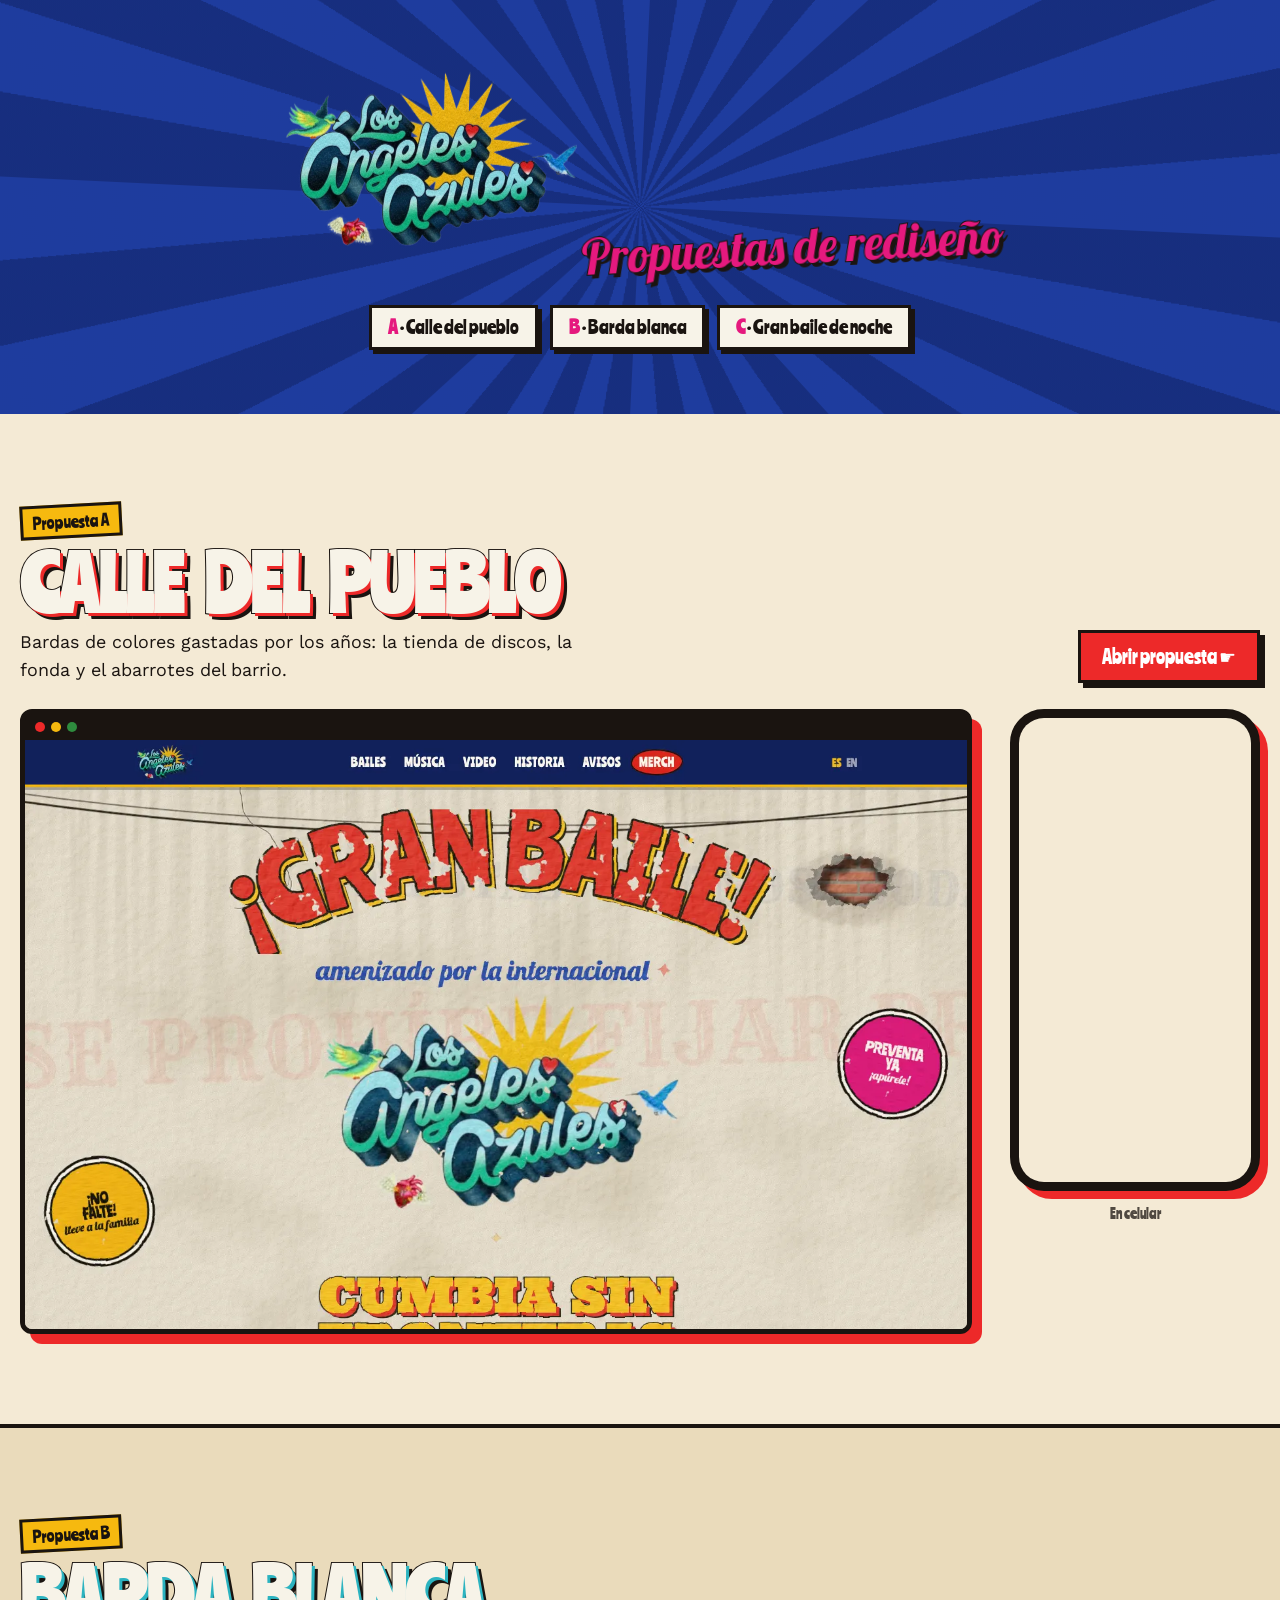
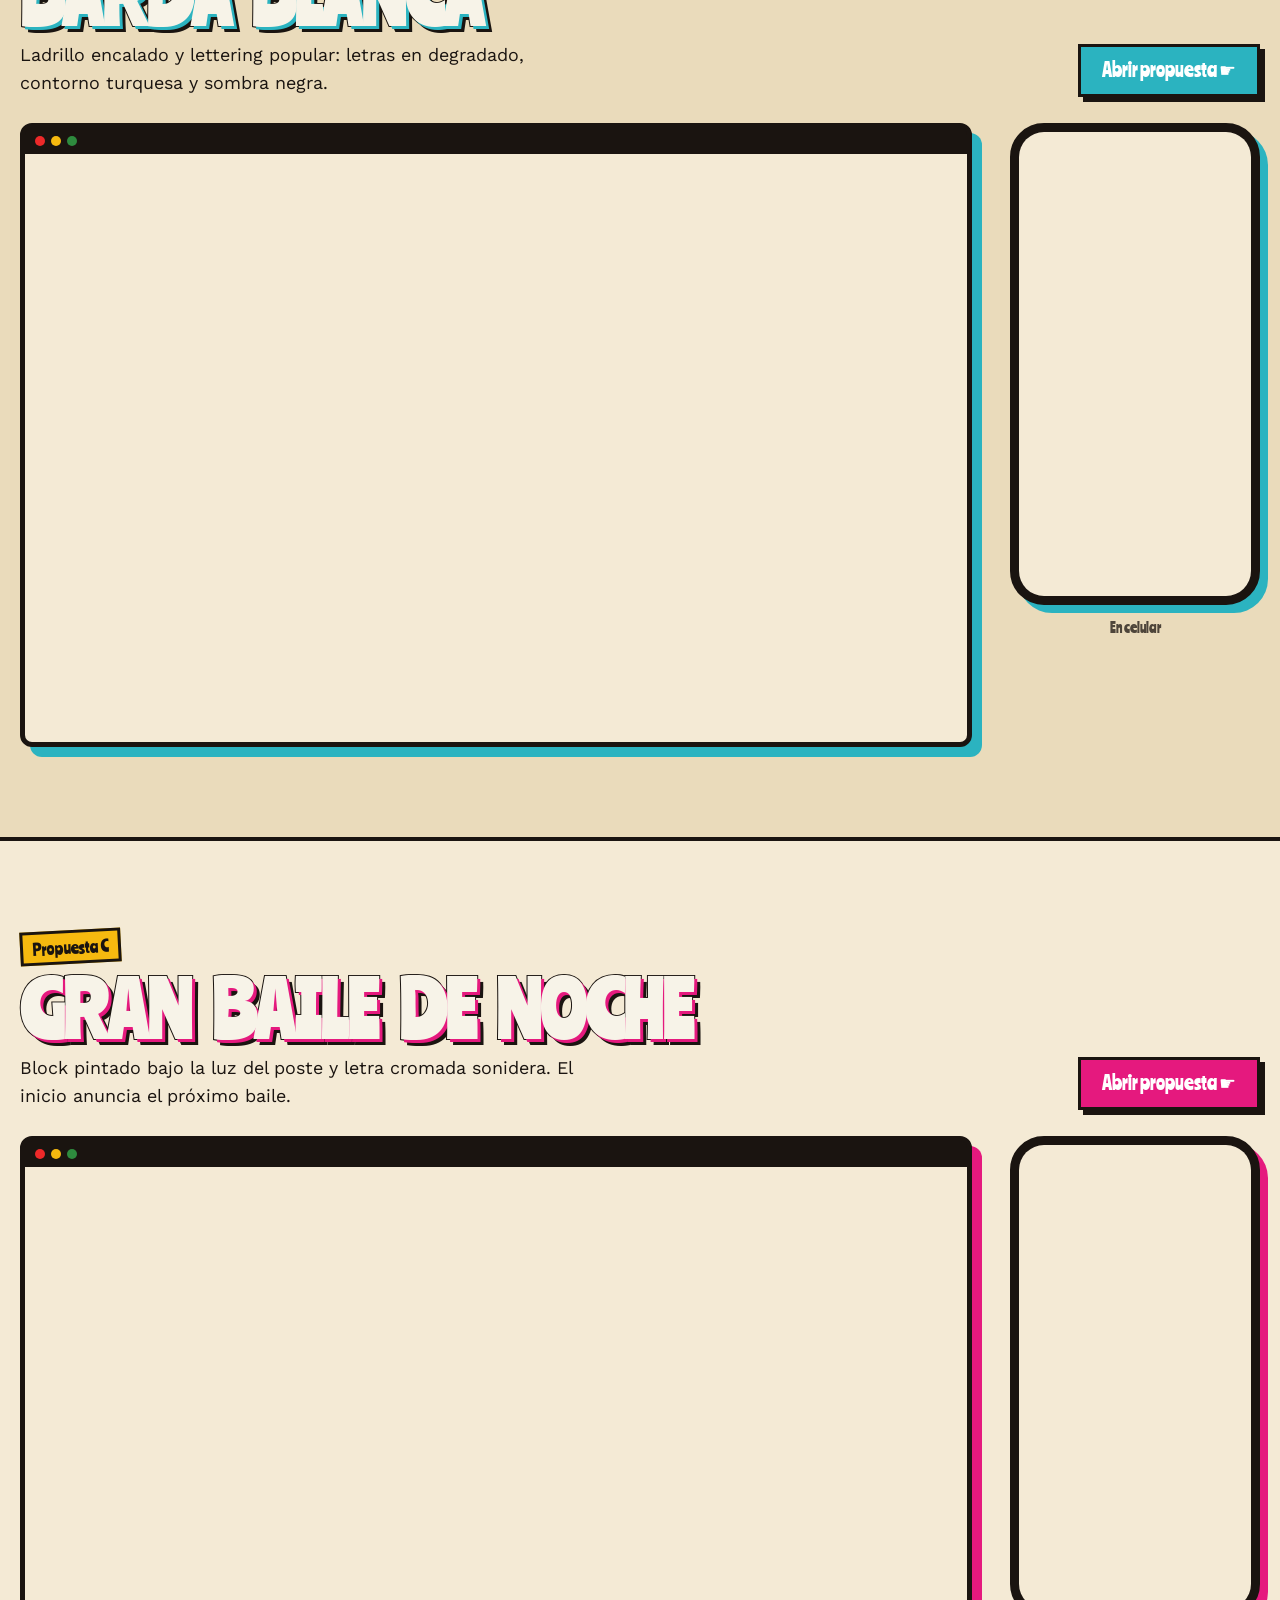
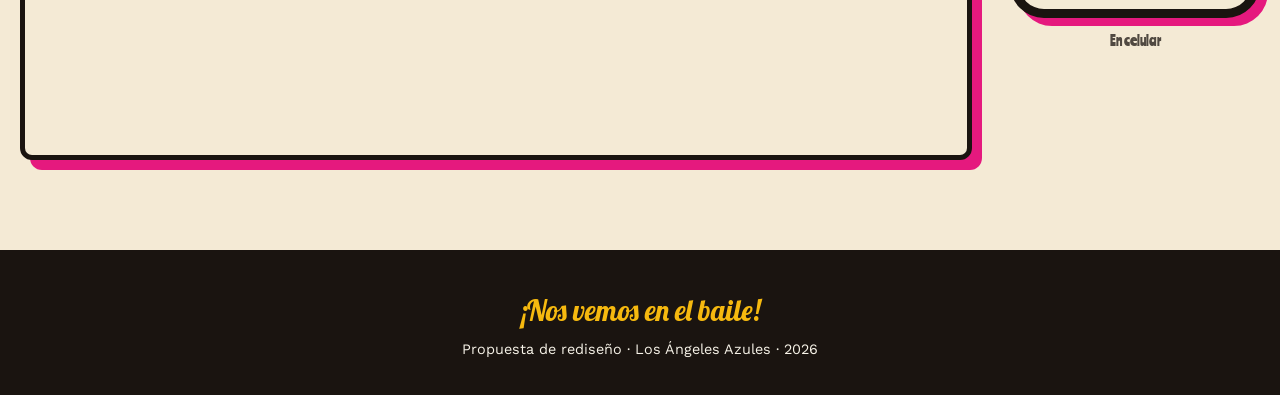
<file: index.html>
<!doctype html>
<html lang="es"><head><meta charset="utf-8"><title>Los Ángeles Azules · Propuesta</title>
<meta http-equiv="refresh" content="0; url=propuesta/propuesta.html"></head>
<body><a href="propuesta/propuesta.html">Ver la propuesta</a></body></html>
</file>
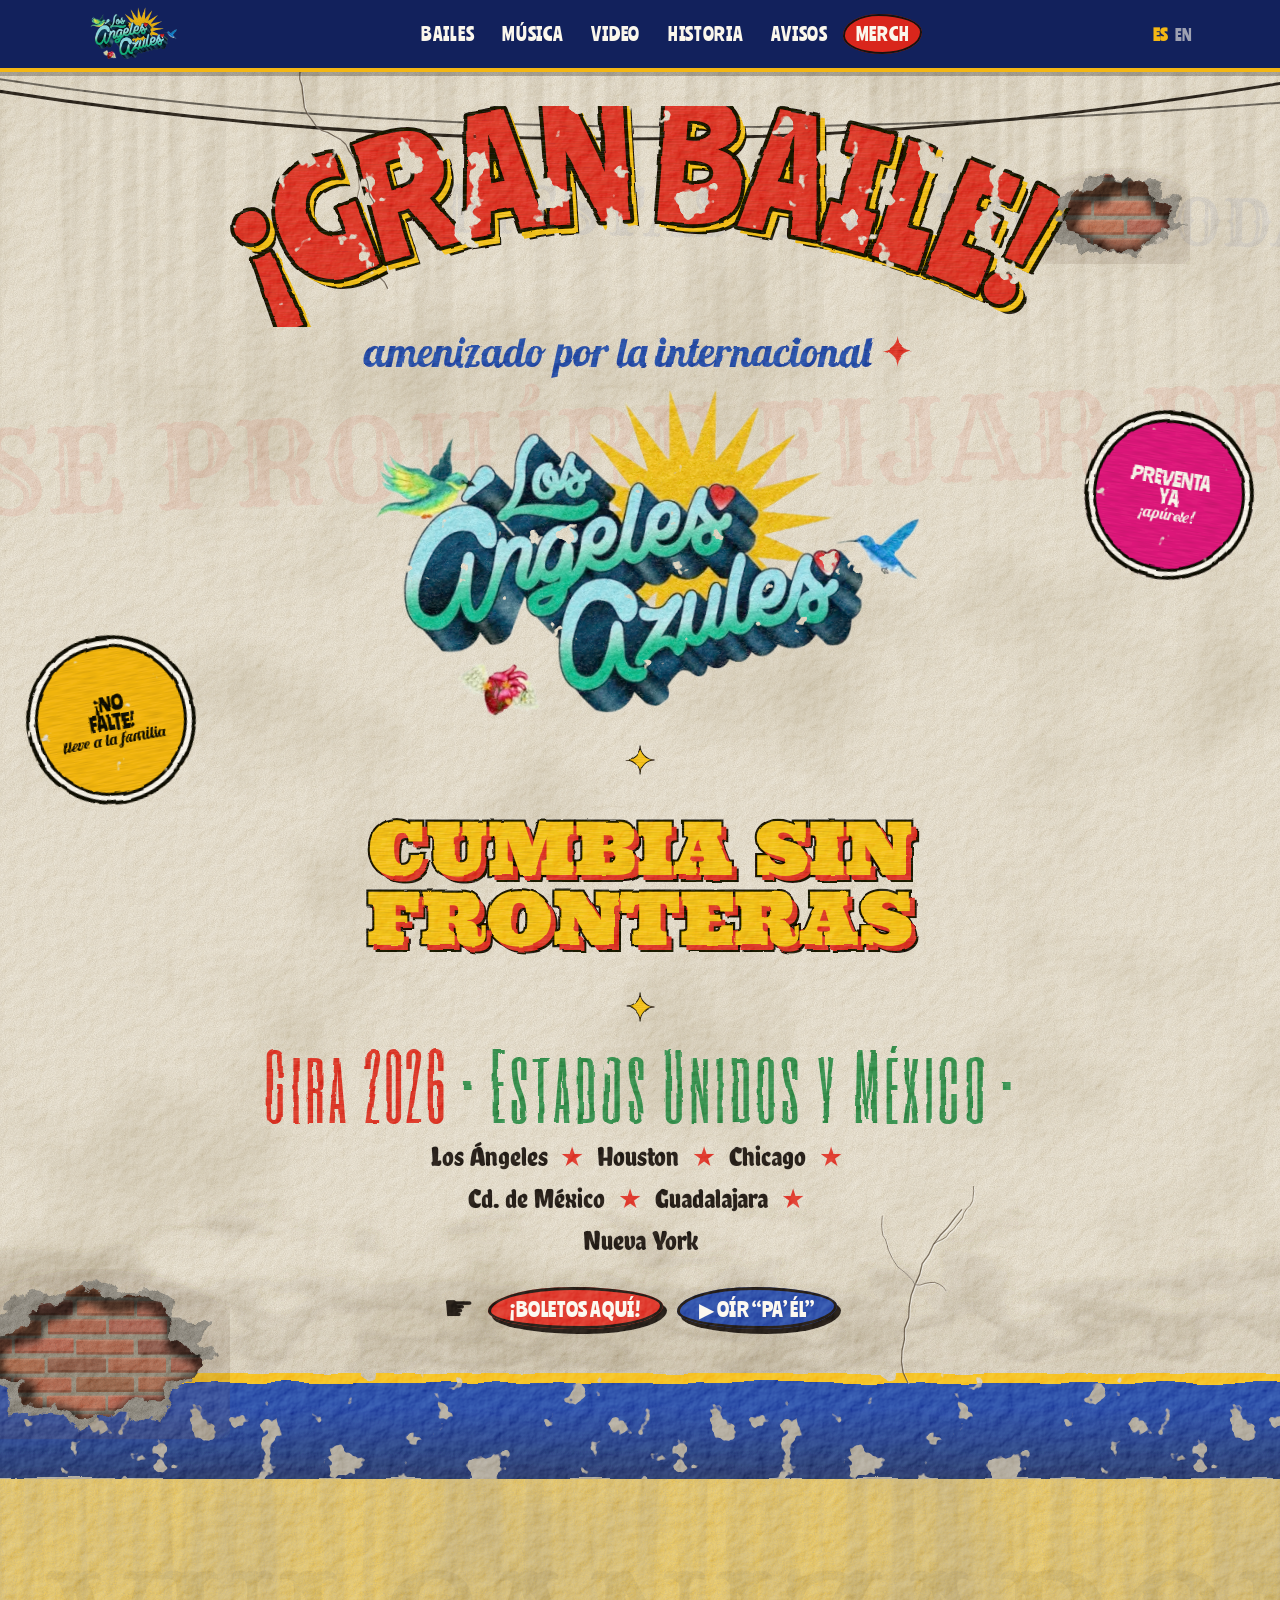
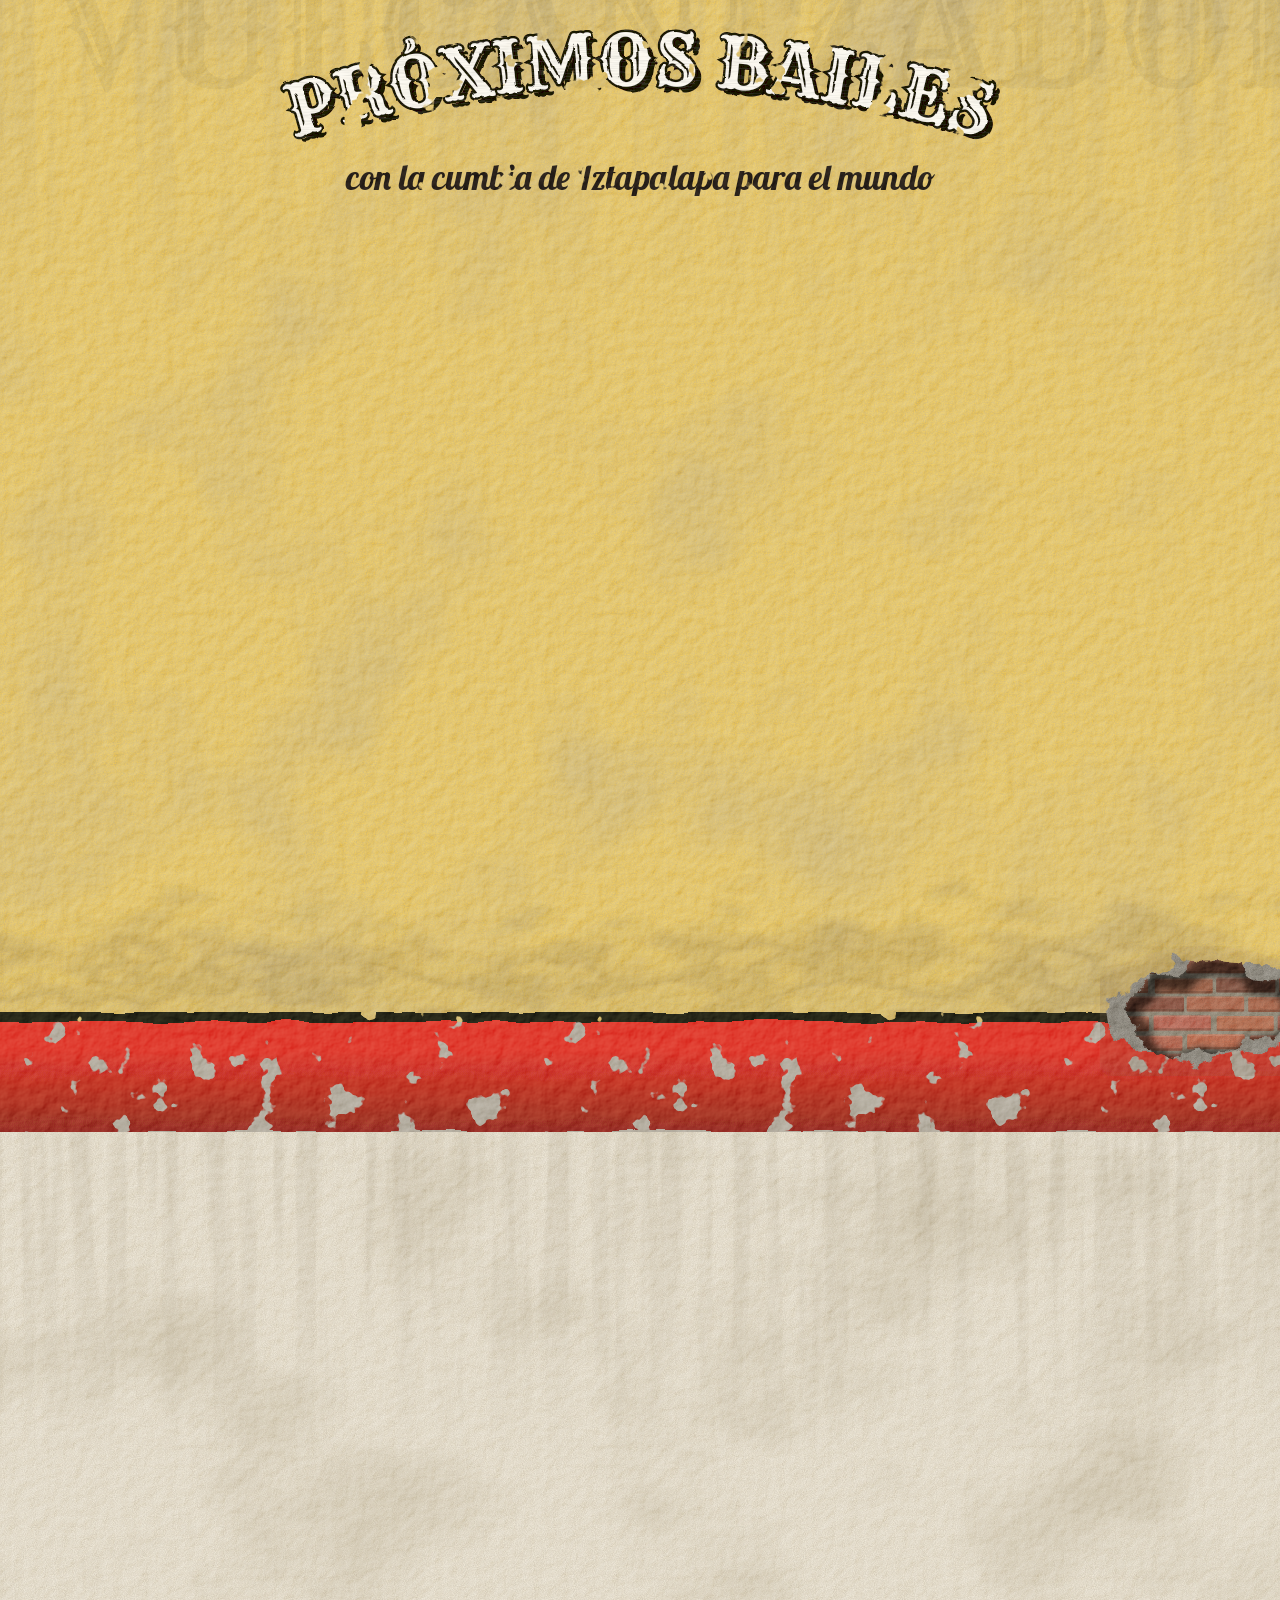
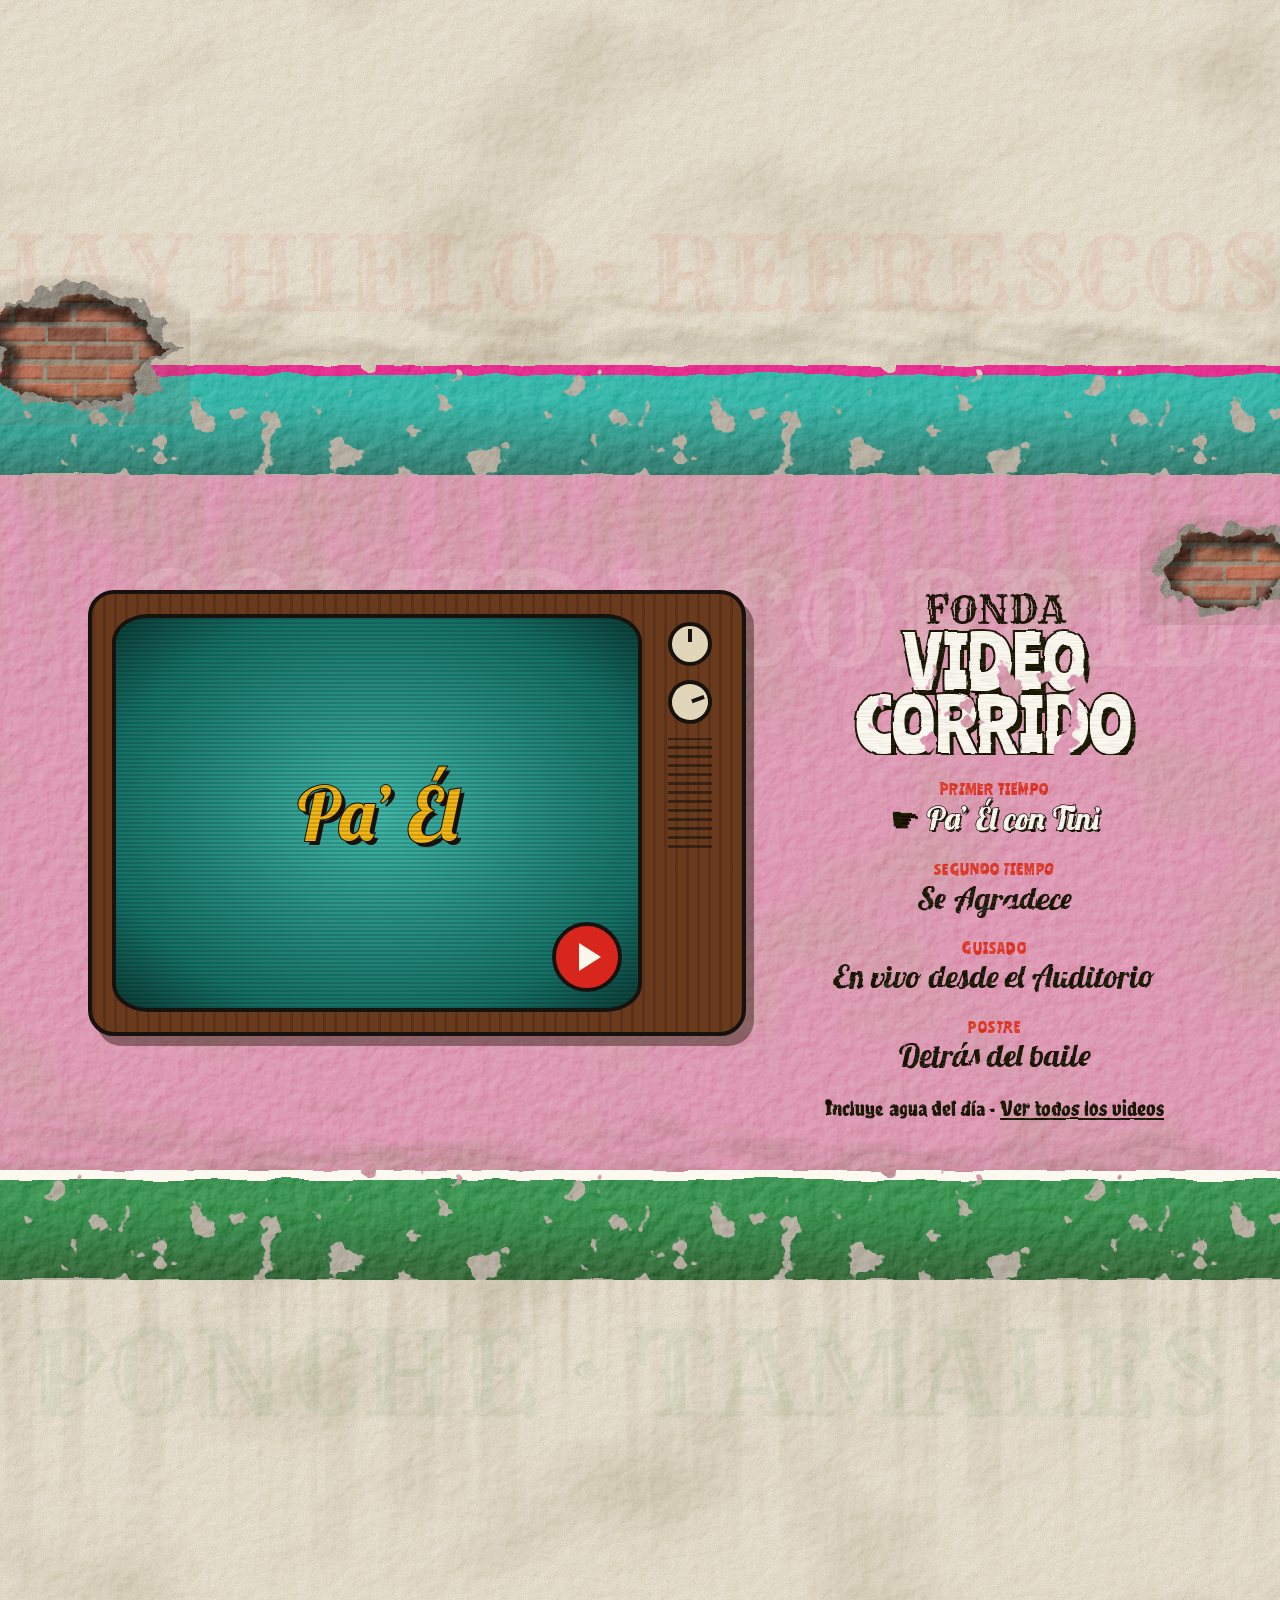
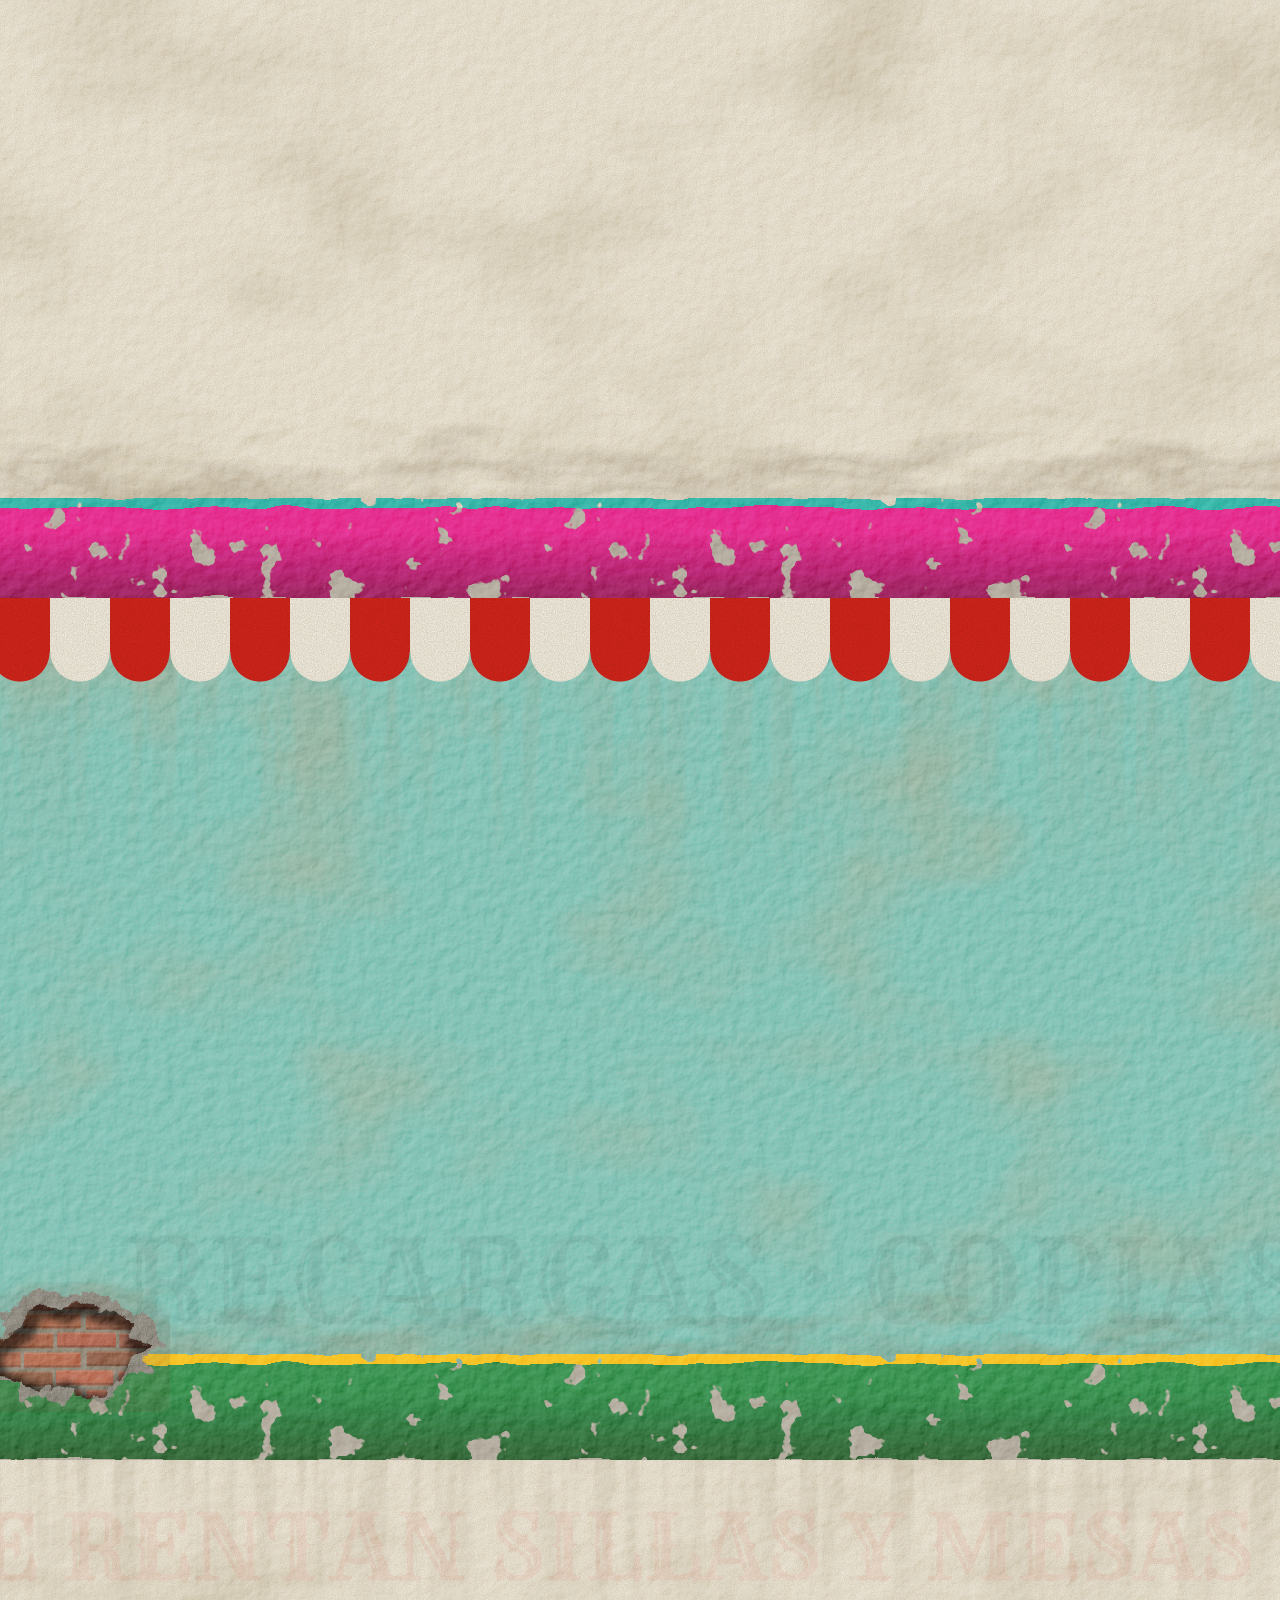
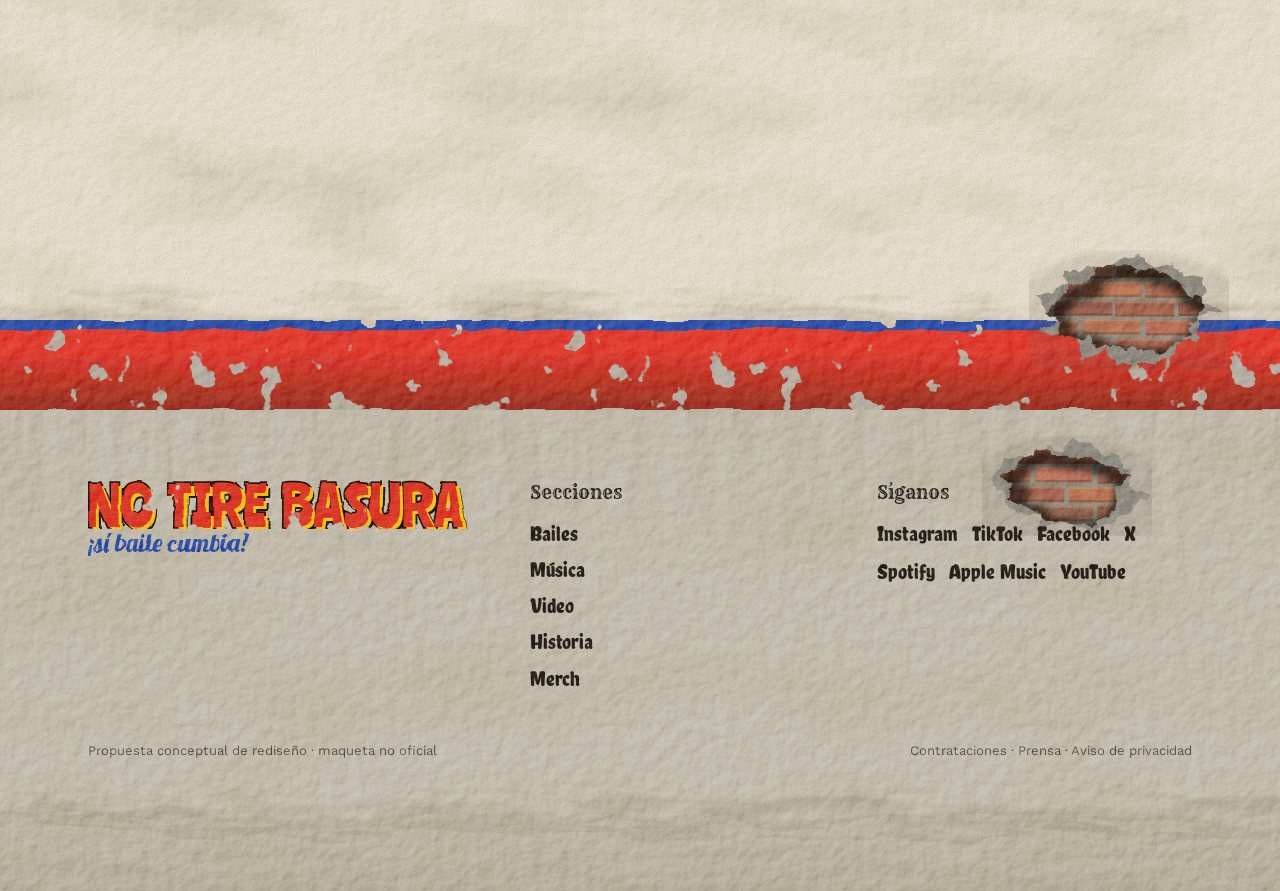
<file: propuesta/index.html>
<!doctype html>
<html lang="es">
<head>
<meta charset="utf-8">
<meta name="viewport" content="width=device-width, initial-scale=1">
<title>Los Ángeles Azules — Rótulo de Barrio</title>
<meta name="description" content="Propuesta conceptual de rediseño inspirada en los rótulos pintados a mano de pueblos y barrios.">
<link rel="preconnect" href="https://fonts.googleapis.com">
<link rel="preconnect" href="https://fonts.gstatic.com" crossorigin>
<link href="https://fonts.googleapis.com/css2?family=Chela+One&family=Lobster&family=Ranchers&family=Rye&family=Six+Caps&family=Ultra&family=Work+Sans:wght@400;500;700&display=swap" rel="stylesheet">
<style>
:root{
  --cal:#EFE6D1; --cal-sucia:#E2D6BA; --cemento:#BDB6A6;
  --azul:#1D3A9A; --azul-osc:#11226088; --marino:#12215C;
  --turquesa:#22A898; --turq-osc:#137064;
  --amarillo:#F4B714; --naranja:#EE7A12;
  --rosa:#DF1A7C; --rojo:#D9261C; --verde:#25803A; --verde-osc:#175C27;
  --tinta:#17120E; --blanco:#FBF7EC;
  --g:clamp(16px,4vw,48px);

  /* textura de aplanado (ruido fino) */
  --grano:url("data:image/svg+xml,%3Csvg xmlns='http://www.w3.org/2000/svg' width='260' height='260'%3E%3Cfilter id='n'%3E%3CfeTurbulence type='fractalNoise' baseFrequency='.9' numOctaves='3' stitchTiles='stitch'/%3E%3CfeColorMatrix values='0 0 0 0 .35 0 0 0 0 .3 0 0 0 0 .22 0 0 0 .5 0'/%3E%3C/filter%3E%3Crect width='100%25' height='100%25' filter='url(%23n)'/%3E%3C/svg%3E");
  /* manchas de humedad / suciedad */
  --manchas:url("data:image/svg+xml,%3Csvg xmlns='http://www.w3.org/2000/svg' width='1600' height='1000' preserveAspectRatio='none'%3E%3Cfilter id='m'%3E%3CfeTurbulence type='fractalNoise' baseFrequency='.004' numOctaves='4' seed='11'/%3E%3CfeColorMatrix values='0 0 0 0 .42 0 0 0 0 .34 0 0 0 0 .2 0 0 0 1.6 -.75'/%3E%3C/filter%3E%3Crect width='100%25' height='100%25' filter='url(%23m)'/%3E%3C/svg%3E");
  /* máscara de pintura descarapelada */
  --desgaste:url("data:image/svg+xml,%3Csvg xmlns='http://www.w3.org/2000/svg' width='520' height='520'%3E%3Cfilter id='c'%3E%3CfeTurbulence type='fractalNoise' baseFrequency='.028' numOctaves='4' seed='4' stitchTiles='stitch'/%3E%3CfeColorMatrix values='0 0 0 0 0 0 0 0 0 0 0 0 0 0 0 0 0 0 -34 23.6'/%3E%3C/filter%3E%3Crect width='100%25' height='100%25' filter='url(%23c)'/%3E%3C/svg%3E");
  --desgaste-suave:url("data:image/svg+xml,%3Csvg xmlns='http://www.w3.org/2000/svg' width='520' height='520'%3E%3Cfilter id='c'%3E%3CfeTurbulence type='fractalNoise' baseFrequency='.03' numOctaves='4' seed='8' stitchTiles='stitch'/%3E%3CfeColorMatrix values='0 0 0 0 0 0 0 0 0 0 0 0 0 0 0 0 0 0 -34 26.2'/%3E%3C/filter%3E%3Crect width='100%25' height='100%25' filter='url(%23c)'/%3E%3C/svg%3E");
  --relieve:url("data:image/svg+xml,%3Csvg xmlns='http://www.w3.org/2000/svg' width='420' height='420'%3E%3Cfilter id='l' x='0' y='0' width='100%25' height='100%25'%3E%3CfeTurbulence type='fractalNoise' baseFrequency='.075' numOctaves='4' seed='2' stitchTiles='stitch'/%3E%3CfeDiffuseLighting surfaceScale='1.5' diffuseConstant='1' lighting-color='white'%3E%3CfeDistantLight azimuth='225' elevation='30'/%3E%3C/feDiffuseLighting%3E%3C/filter%3E%3Crect width='100%25' height='100%25' filter='url(%23l)'/%3E%3C/svg%3E");
  --rasp:url("data:image/svg+xml,%3Csvg xmlns='http://www.w3.org/2000/svg' width='300' height='300'%3E%3Cfilter id='r'%3E%3CfeTurbulence type='fractalNoise' baseFrequency='.55' numOctaves='2' seed='9' stitchTiles='stitch'/%3E%3CfeColorMatrix values='0 0 0 0 0 0 0 0 0 0 0 0 0 0 0 0 0 0 -40 29.4'/%3E%3C/filter%3E%3Crect width='100%25' height='100%25' filter='url(%23r)'/%3E%3C/svg%3E");
  --ladrillo:url("data:image/svg+xml,%3Csvg xmlns='http://www.w3.org/2000/svg' width='64' height='40'%3E%3Crect width='64' height='40' fill='%23c9b994'/%3E%3Crect x='1' y='1' width='60' height='17' fill='%23a3482d'/%3E%3Crect x='-31' y='21' width='60' height='17' fill='%23933f27'/%3E%3Crect x='33' y='21' width='60' height='17' fill='%23ae5637'/%3E%3C/svg%3E");
}
*{box-sizing:border-box;margin:0;padding:0}
html{scroll-behavior:smooth}
body{background:var(--cal);color:var(--tinta);font-family:"Work Sans",system-ui,sans-serif;line-height:1.55;overflow-x:hidden}
img{max-width:100%;display:block}
a{color:inherit}
:focus-visible{outline:3px dashed var(--rosa);outline-offset:4px}
.c{max-width:1200px;margin:0 auto;padding:0 var(--g);position:relative}

/* ================= MURO ================= */
.muro{position:relative;isolation:isolate;overflow:hidden;background-color:var(--cal)}
.muro::before{content:"";position:absolute;inset:0;z-index:-2;pointer-events:none;
  background:var(--grano) 0 0/260px;}
.muro.cemento{background-color:var(--cemento)}
.muro.amarillo{background-color:#F0C54A}
.muro.turquesa{background-color:#5FC2B5}
.muro.rosa{background-color:#E77FAF}
.muro.azul{background-color:#3D5BB5}

/* pintura: todo lo pintado sobre el muro se descarapela */
.pintura{-webkit-mask:var(--desgaste) 0 0/520px;mask:var(--desgaste) 0 0/520px}
.pintura-suave{-webkit-mask:var(--desgaste-suave) 0 0/520px;mask:var(--desgaste-suave) 0 0/520px}
.baile .dia,.baile h3{-webkit-mask:var(--desgaste-suave) 0 0/520px;mask:var(--desgaste-suave) 0 0/520px}
.ciudades span{white-space:nowrap}
.pincel{filter:url(#pincel)}

/* ladrillo expuesto: se genera con SVG en JS */
.hueco{position:absolute;z-index:0;pointer-events:none}
.hueco svg{display:block;width:100%;height:100%;overflow:visible}
.grieta{position:absolute;z-index:0;pointer-events:none;overflow:visible}
/* relieve del aplanado: pasa por encima de la pintura para integrarla al muro */
.muro::after{content:"";position:absolute;inset:0;z-index:1;pointer-events:none;mix-blend-mode:soft-light;opacity:.85;
  background:var(--relieve) 0 0/420px}
.capa-muro{position:absolute;inset:0;width:100%;height:100%;z-index:-1;pointer-events:none}
.cortina,.tele,.toldo,.formulario{position:relative;z-index:2}
.fantasma{position:absolute;z-index:-1;pointer-events:none;font-family:"Rye",serif;text-transform:uppercase;color:var(--rojo);opacity:.09;white-space:nowrap;line-height:1}

/* guardapolvo: aplanado gris abajo, pintura encima que se cae */
.guardapolvo{position:absolute;left:0;right:0;bottom:0;z-index:-1;height:var(--h,90px);background:#a7a092;
  background-image:var(--grano);background-size:260px}
.guardapolvo i{position:absolute;left:-10px;right:-10px;bottom:0;top:-10px;background:var(--c,var(--azul));border-top:10px solid var(--c2,var(--amarillo));filter:url(#borde-mano)}
.guardapolvo i::after{content:"";position:absolute;inset:0;background:linear-gradient(to top,rgba(30,22,10,.45),transparent 75%)}
/* ================= LETRAS DE ROTULISTA ================= */
.ranchers{font-family:"Ranchers",sans-serif;text-transform:uppercase;line-height:.9;letter-spacing:.01em;word-spacing:.14em}
.chela{font-family:"Chela One",sans-serif;line-height:1}
.rye{font-family:"Rye",serif;text-transform:uppercase;line-height:1}
.six{font-family:"Six Caps",sans-serif;text-transform:uppercase;line-height:.85;letter-spacing:.02em}
.lobster{font-family:"Lobster",cursive;line-height:1.05}
.ultra{font-family:"Ultra",serif;text-transform:uppercase;line-height:.95}

/* combinaciones clásicas: relleno + filete + sombra proyectada */
.l-rojo{color:var(--rojo);-webkit-text-stroke:.06em var(--tinta);paint-order:stroke fill;text-shadow:.06em .06em 0 var(--amarillo),.09em .09em 0 var(--tinta)}
.l-azul{color:var(--azul);-webkit-text-stroke:.05em var(--blanco);paint-order:stroke fill;text-shadow:.05em .05em 0 var(--tinta)}
.l-amarillo{color:var(--amarillo);-webkit-text-stroke:.06em var(--tinta);paint-order:stroke fill;text-shadow:.07em .07em 0 var(--rojo),.1em .1em 0 var(--tinta)}
.l-blanco{color:var(--blanco);-webkit-text-stroke:.06em var(--tinta);paint-order:stroke fill;text-shadow:.07em .07em 0 var(--tinta)}
.l-verde{color:var(--verde);-webkit-text-stroke:.05em var(--blanco);paint-order:stroke fill;text-shadow:.06em .06em 0 var(--tinta)}
.subrayo{display:inline-block;position:relative}
.subrayo::after{content:"";position:absolute;left:-4%;right:-4%;bottom:-.12em;height:.12em;background:currentColor;border-radius:40% 60% 50% 50%/50%;transform:rotate(-1deg)}
.destello{font-style:normal;color:var(--amarillo);-webkit-text-stroke:1px var(--tinta)}

/* botón pintado */
.boton{display:inline-flex;align-items:center;gap:.4em;text-decoration:none;cursor:pointer;border:0;
  font-family:"Ranchers",sans-serif;text-transform:uppercase;font-size:1.25rem;letter-spacing:.03em;line-height:1;
  color:var(--blanco);background:var(--rojo);padding:.6em 1.1em .5em;
  border-radius:48% 52% 46% 54%/58% 44% 56% 42%;
  box-shadow:inset 0 0 0 3px var(--tinta),4px 5px 0 var(--tinta);transition:transform .15s}
.boton:hover{transform:rotate(-2deg) scale(1.04)}
.boton.azul{background:var(--azul)}
.boton.amarillo{background:var(--amarillo);color:var(--tinta)}
.boton.verde{background:var(--verde)}
.manita{font-family:serif;font-size:2.2rem;line-height:1;color:var(--tinta);display:inline-block}

/* ================= HEADER: lámina pintada ================= */
.top{position:sticky;top:0;z-index:50;background:var(--marino);color:var(--blanco);border-bottom:4px solid var(--amarillo);box-shadow:0 4px 0 rgba(0,0,0,.25)}
.top .c{display:flex;align-items:center;justify-content:space-between;gap:16px;height:68px}
.top .logo-mini{height:54px;width:auto}
.nav{display:flex;gap:2px;list-style:none}
.nav a{display:block;font-family:"Ranchers";text-transform:uppercase;font-size:1.15rem;letter-spacing:.04em;text-decoration:none;padding:.3em .7em}
.nav a:hover{color:var(--amarillo)}
.nav a.merch{background:var(--rojo);border-radius:45% 55% 50% 50%/55% 45% 55% 45%;box-shadow:inset 0 0 0 2px var(--tinta)}
.idioma{font-family:"Ranchers";font-size:1rem;display:flex;gap:8px}
.idioma b{color:var(--amarillo)}
.idioma a{opacity:.6;text-decoration:none}

/* ================= HERO: barda de baile ================= */
.hero{padding:34px 0 150px;text-align:center}
.cable{position:absolute;top:0;left:0;width:100%;height:120px;z-index:0;pointer-events:none}
.anuncio{position:relative;z-index:1;max-width:980px;margin:0 auto}
.anuncio svg.arco{width:100%;max-width:900px;height:auto;display:block;margin:0 auto;overflow:visible}
.amenizado{font-family:"Lobster";font-size:clamp(1.5rem,3.4vw,2.6rem);color:var(--azul);margin:-.2em 0 .1em}
.amenizado em{font-style:normal;color:var(--rojo)}
.logo-pintado{width:min(560px,92%);margin:0 auto;transform:rotate(-1.5deg)}
.gira{display:flex;align-items:center;justify-content:center;gap:clamp(10px,2vw,24px);margin-top:.3em;flex-wrap:wrap}
.gira .ultra{font-size:clamp(2rem,6vw,4.6rem)}
.fechas-linea{font-family:"Six Caps";font-size:clamp(2.6rem,7vw,5.4rem);color:var(--rojo);line-height:.9;letter-spacing:.04em;margin-top:.1em}
.fechas-linea span{color:var(--verde)}
.ciudades{font-family:"Chela One";font-size:clamp(1.1rem,2.3vw,1.7rem);color:var(--tinta);margin:.4em auto 0;max-width:40ch}
.ciudades i{font-style:normal;color:var(--rojo);padding:0 .25em}
.cta-hero{display:flex;align-items:center;justify-content:center;gap:14px;margin-top:26px;flex-wrap:wrap}
.globo{position:absolute;z-index:2;width:clamp(120px,14vw,170px);aspect-ratio:1;display:grid;place-items:center;text-align:center;border-radius:50%;
  font-family:"Ranchers";text-transform:uppercase;line-height:.95;font-size:clamp(1.05rem,1.6vw,1.4rem);box-shadow:inset 0 0 0 4px var(--tinta),inset 0 0 0 9px var(--blanco),inset 0 0 0 12px var(--tinta)}
.globo.izq{left:2%;top:40%;background:var(--amarillo);transform:rotate(-10deg)}
.globo.der{right:2%;top:24%;background:var(--rosa);color:var(--blanco);transform:rotate(9deg)}
.globo small{display:block;font-family:"Lobster";text-transform:none;font-size:.8em}

/* ================= TOUR ================= */
.seccion{padding:clamp(72px,9vw,120px) 0 clamp(120px,12vw,170px)}
.encabezado{text-align:center;margin-bottom:clamp(20px,3vw,36px)}
.encabezado svg{width:100%;max-width:820px;height:auto;display:block;margin:0 auto;overflow:visible}
.encabezado .lobster{font-size:clamp(1.4rem,3vw,2.2rem);color:var(--tinta)}
.tour-grid{display:grid;grid-template-columns:1fr 300px;gap:clamp(24px,4vw,56px);align-items:start}
.filtros{display:flex;gap:14px;justify-content:center;flex-wrap:wrap;margin-bottom:22px}
.filtros button{font-family:"Ranchers";text-transform:uppercase;font-size:1.15rem;background:none;border:0;cursor:pointer;color:var(--tinta);padding:.2em .4em;opacity:.55}
.filtros button[aria-pressed="true"]{opacity:1;color:var(--rojo);text-decoration:underline wavy;text-underline-offset:6px}
.baile{display:grid;grid-template-columns:auto 1fr auto;gap:clamp(12px,2.5vw,28px);align-items:center;padding:14px 0 16px;position:relative}
.baile + .baile::before{content:"";position:absolute;top:0;left:3%;right:3%;height:5px;background:var(--tinta);opacity:.8;
  border-radius:50%;clip-path:polygon(0 40%,20% 0,45% 50%,70% 10%,100% 45%,96% 100%,60% 70%,30% 100%,4% 80%)}
.baile .dia{text-align:center;min-width:3.2ch}
.baile .dia b{display:block;font-family:"Ultra";font-size:clamp(2.2rem,5vw,3.6rem);line-height:.9}
.baile .dia span{font-family:"Ranchers";font-size:1.1rem;letter-spacing:.06em}
.baile h3{word-spacing:.12em;font-family:"Ranchers";text-transform:uppercase;font-size:clamp(1.6rem,3.6vw,2.7rem);line-height:.95;font-weight:400}
.baile p{font-family:"Lobster";font-size:clamp(1.05rem,2vw,1.35rem)}
.baile:nth-child(3n+1) .dia,.baile:nth-child(3n+1) h3{color:var(--rojo)}
.baile:nth-child(3n+2) .dia,.baile:nth-child(3n+2) h3{color:var(--azul)}
.baile:nth-child(3n) .dia,.baile:nth-child(3n) h3{color:var(--verde-osc)}
.agotado{font-family:"Ranchers";text-transform:uppercase;font-size:1.5rem;color:var(--blanco);background:var(--rojo);padding:.15em .6em;transform:rotate(-8deg);display:inline-block;box-shadow:inset 0 0 0 3px var(--tinta)}
.nota{font-size:.82rem;opacity:.7;margin-top:16px;text-align:center}

/* carteles pegados */
.carteles{position:relative;height:520px}
.cartel{position:absolute;width:240px;padding:18px 16px 22px;text-align:center;box-shadow:2px 4px 6px rgba(40,25,10,.35);
  clip-path:polygon(0 2%,6% 0,14% 1.5%,24% 0,37% 2%,51% .5%,63% 2%,78% 0,90% 1.5%,100% 0,99% 14%,100% 30%,98.5% 47%,100% 63%,99% 80%,100% 98%,88% 99%,72% 97.5%,55% 100%,40% 98%,25% 100%,10% 98%,0 100%,1.5% 82%,0 64%,1% 45%,0 26%)}
.cartel::after{content:"";position:absolute;inset:0;background:var(--grano) 0 0/260px;mix-blend-mode:multiply;opacity:.7;pointer-events:none}
.cartel.a{background:var(--amarillo);top:0;left:20px;transform:rotate(-4deg)}
.cartel.b{background:var(--rosa);color:var(--blanco);top:210px;left:40px;transform:rotate(5deg)}
.cartel .six{font-size:4.4rem;display:block}
.cartel .ranchers{font-size:2.1rem;display:block}
.cartel .lobster{font-size:1.3rem}
.cartel img{width:85%;margin:6px auto}
.cartel .rasgado{position:absolute;right:0;bottom:0;width:70px;height:70px;background:var(--cal);clip-path:polygon(100% 0,100% 100%,0 100%,30% 75%,45% 60%,70% 40%)}

/* ================= MÚSICA: tienda de discos ================= */
.fachada-letrero{text-align:center;padding:18px 10px 14px;margin-bottom:34px}
.fachada-letrero small{display:block;font-family:"Lobster";font-size:clamp(1.3rem,3vw,2rem);color:var(--tinta)}
.fachada-letrero .rye{font-size:clamp(2.3rem,7vw,5.6rem)}
.tienda-grid{display:grid;grid-template-columns:1.1fr .9fr;gap:clamp(24px,4vw,56px);align-items:start}
.cortina{position:relative;border:6px solid #4a4a46;border-top-width:22px;background:
  repeating-linear-gradient(180deg,#9aa0a3 0 10px,#7e8487 10px 13px,#b7bcbe 13px 16px);box-shadow:6px 8px 0 rgba(40,30,15,.35);
  padding:clamp(22px,4vw,40px) 18px;text-align:center;min-height:440px;display:flex;flex-direction:column;justify-content:center}
.cortina::after{content:"";position:absolute;left:50%;bottom:10px;width:46px;height:16px;translate:-50% 0;border:4px solid #3c3c39;border-top:0;border-radius:0 0 12px 12px}
.cortina .pintado-sobre{position:relative}
.cortina .yasalio{font-family:"Ranchers";text-transform:uppercase;font-size:clamp(1.4rem,3vw,2rem);color:var(--blanco);background:var(--rojo);display:inline-block;padding:.1em .6em;transform:rotate(-4deg);box-shadow:inset 0 0 0 3px var(--tinta)}
.cortina .titulo{font-family:"Lobster";font-size:clamp(4.4rem,11vw,8.5rem);line-height:.9;margin:.1em 0}
.cortina .con{font-family:"Ranchers";text-transform:uppercase;font-size:clamp(1.5rem,3vw,2.3rem)}
.cortina .con b{color:var(--rosa);font-weight:400}
.aceptan{margin-top:22px}
.aceptan small{display:block;font-family:"Rye";font-size:1rem;letter-spacing:.06em;margin-bottom:10px}
.aceptan .botones{display:flex;gap:10px;justify-content:center;flex-wrap:wrap}
.hay{padding-top:6px}
.hay .ultra{font-size:clamp(4rem,10vw,7rem);display:block;line-height:.8}
.hay ul{list-style:none;margin-top:10px}
.hay li a{display:flex;align-items:baseline;justify-content:space-between;gap:12px;text-decoration:none;padding:6px 0}
.hay li a span{font-family:"Lobster";font-size:clamp(1.6rem,3.6vw,2.5rem);line-height:1.1}
.hay li:nth-child(odd) a span{color:var(--azul)}
.hay li:nth-child(even) a span{color:var(--rojo)}
.hay li a em{font-style:normal;font-family:"Ranchers";text-transform:uppercase;font-size:1rem;white-space:nowrap;border-bottom:3px solid}
.hay li a:hover span{text-decoration:underline wavy 2px}
.hay .precio{font-family:"Chela One";font-size:1.3rem;margin-top:16px}

/* ================= VIDEO: fonda ================= */
.fonda{display:grid;grid-template-columns:1.25fr .75fr;gap:clamp(24px,4vw,56px);align-items:start}
.tele{background:#6a3a1d;background-image:repeating-linear-gradient(90deg,rgba(0,0,0,.14) 0 3px,transparent 3px 11px);border:4px solid var(--tinta);border-radius:26px;padding:20px;
  box-shadow:8px 10px 0 rgba(40,25,10,.45);display:grid;grid-template-columns:1fr 64px;gap:16px;transform:rotate(-1deg)}
.pantalla{aspect-ratio:4/3;border-radius:36px/28px;border:4px solid var(--tinta);overflow:hidden;position:relative;display:grid;place-items:center;
  background:radial-gradient(ellipse at center,#3fb7a8,#146e63 75%,#0b3a35)}
.pantalla::after{content:"";position:absolute;inset:0;background:repeating-linear-gradient(0deg,rgba(0,0,0,.15) 0 2px,transparent 2px 4px);pointer-events:none}
.pantalla .t{font-family:"Lobster";font-size:clamp(2.6rem,6vw,4.6rem);color:var(--amarillo);-webkit-text-stroke:2px var(--tinta);paint-order:stroke fill;text-shadow:4px 4px 0 var(--tinta);text-align:center}
.play{position:absolute;bottom:16px;right:16px;width:70px;height:70px;border-radius:50%;background:var(--rojo);border:4px solid var(--tinta);display:grid;place-items:center;cursor:pointer;z-index:2}
.play::before{content:"";border-left:22px solid var(--blanco);border-block:14px solid transparent;margin-left:6px}
.perillas{display:flex;flex-direction:column;gap:14px;align-items:center;padding-top:8px}
.perillas i{width:44px;height:44px;border-radius:50%;background:#e2d6ba;border:4px solid var(--tinta);position:relative}
.perillas i::after{content:"";position:absolute;left:50%;top:3px;width:4px;height:13px;background:var(--tinta);translate:-50% 0}
.perillas i:nth-child(2){rotate:70deg}
.perillas u{width:44px;height:110px;background:repeating-linear-gradient(0deg,var(--tinta) 0 3px,transparent 3px 9px);opacity:.6}
.menu{text-align:center}
.menu .rye{font-size:clamp(1.6rem,3.5vw,2.4rem);color:var(--tinta)}
.menu .ranchers.grande{font-size:clamp(2.8rem,6vw,4.4rem);display:block}
.menu ol{list-style:none;margin-top:12px}
.menu li button{width:100%;background:none;border:0;cursor:pointer;padding:10px 4px;text-align:center;color:var(--tinta);font:inherit}
.menu li small{display:block;font-family:"Ranchers";text-transform:uppercase;font-size:.95rem;letter-spacing:.08em;color:var(--rojo)}
.menu li b{display:block;font-family:"Lobster";font-weight:400;font-size:clamp(1.5rem,3vw,2rem);line-height:1.1}
.menu li button[aria-current="true"] b{color:var(--blanco);-webkit-text-stroke:.05em var(--tinta);paint-order:stroke fill;text-shadow:.06em .06em 0 var(--tinta)}
.menu li button[aria-current="true"] b::before{content:"☛ ";font-family:serif;color:var(--tinta);-webkit-text-stroke:0}
.menu .precio{font-family:"Chela One";font-size:1.4rem;margin-top:8px}

/* ================= BIO: mural + placa ================= */
.bio-grid{display:grid;grid-template-columns:1fr 1fr;gap:clamp(28px,5vw,64px);align-items:center}
.mural{aspect-ratio:4/5;position:relative;overflow:hidden;border-radius:4px}
.mural svg{width:100%;height:100%;display:block}
.placa{background:#d9cfbd;background-image:var(--grano);background-size:260px;border:2px solid #9c8f78;border-radius:6px;
  box-shadow:inset 0 0 0 8px #cbbfa9,inset 0 0 0 10px #9c8f78,4px 6px 0 rgba(40,25,10,.3);padding:clamp(26px,4vw,44px);text-align:center;color:#3b3226;position:relative}
.placa::before,.placa::after{content:"";position:absolute;top:16px;width:14px;height:14px;border-radius:50%;background:radial-gradient(circle at 35% 35%,#eee,#777)}
.placa::before{left:16px}.placa::after{right:16px}
.placa .rye{font-size:clamp(1.6rem,3.2vw,2.4rem);color:#2c251c;text-shadow:1px 1px 0 rgba(255,255,255,.6),-1px -1px 0 rgba(0,0,0,.25)}
.placa p{margin:.9em auto 0;max-width:46ch;font-size:1.03rem}
.placa .firma{font-family:"Lobster";font-size:1.5rem;margin-top:1em;color:#2c251c}

/* ================= MERCH: abarrotes ================= */
.toldo{height:84px;margin:0 -10px;position:relative;z-index:2;
  background:repeating-linear-gradient(90deg,var(--rojo) 0 60px,var(--blanco) 60px 120px);
  -webkit-mask:linear-gradient(#000 0 0) 0 0/100% 54px no-repeat,radial-gradient(circle 30px at 30px 54px,#000 97%,#0000) 0 0/60px 100% repeat-x;
  mask:linear-gradient(#000 0 0) 0 0/100% 54px no-repeat,radial-gradient(circle 30px at 30px 54px,#000 97%,#0000) 0 0/60px 100% repeat-x}
.toldo::after{content:"";position:absolute;inset:0;background:var(--grano) 0 0/260px;mix-blend-mode:multiply}
.abarrotes{text-align:center;padding:30px 10px 10px}
.abarrotes small{font-family:"Rye";font-size:clamp(1rem,2vw,1.5rem);letter-spacing:.15em;color:var(--tinta)}
.abarrotes .ranchers{font-size:clamp(3.4rem,10vw,8rem);display:block}
.anaquel{display:grid;grid-template-columns:repeat(auto-fit,minmax(200px,1fr));gap:30px 18px;margin-top:30px}
.producto{text-align:center;text-decoration:none;display:block}
.producto .pieza{height:170px;display:grid;place-items:center;margin-bottom:8px;transition:transform .2s}
.producto:hover .pieza{transform:rotate(-4deg) scale(1.05)}
.producto h3{font-family:"Ranchers";text-transform:uppercase;font-weight:400;font-size:1.6rem;line-height:1}
.producto .lobster{font-size:1.6rem;color:var(--rojo);display:block;transform:rotate(-3deg)}
.playera{width:150px;height:150px;background:var(--azul);clip-path:polygon(28% 0,40% 6%,60% 6%,72% 0,100% 16%,90% 38%,80% 33%,80% 100%,20% 100%,20% 33%,10% 38%,0 16%);display:grid;place-items:center;filter:drop-shadow(0 0 0 var(--tinta))}
.playera span{font-family:"Lobster";color:var(--amarillo);font-size:1.4rem}
.vinilo{width:150px;height:150px;border-radius:50%;background:repeating-radial-gradient(circle,#111 0 2px,#2a2a2a 2px 4px);display:grid;place-items:center;border:3px solid var(--tinta)}
.vinilo::after{content:"";width:52px;height:52px;border-radius:50%;background:var(--rosa);border:3px solid var(--tinta)}
.gorra{width:160px;height:100px;position:relative}
.gorra::before{content:"";position:absolute;left:14px;top:10px;width:110px;height:80px;background:var(--turquesa);border:3px solid var(--tinta);border-radius:60px 60px 6px 6px}
.gorra::after{content:"";position:absolute;right:0;bottom:6px;width:70px;height:18px;background:var(--turq-osc);border:3px solid var(--tinta);border-radius:0 20px 20px 0}
.paliacate{width:130px;height:130px;background:var(--rojo);border:3px solid var(--tinta);transform:rotate(45deg);background-image:radial-gradient(circle,var(--blanco) 0 3px,transparent 3.5px);background-size:18px 18px}
.fiado{margin-top:40px;text-align:center}
.fiado .rye{font-size:clamp(1.4rem,3vw,2.2rem);color:var(--tinta);display:inline-block;border:4px solid var(--tinta);padding:.3em .8em;transform:rotate(-1.5deg);background:var(--blanco)}

/* ================= AVISO ================= */
.aviso-grid{display:grid;grid-template-columns:1fr 1fr;gap:clamp(28px,5vw,64px);align-items:center}
.aviso h2{font-family:"Ultra";text-transform:uppercase;font-size:clamp(4rem,11vw,8rem);line-height:.85;color:var(--rojo);font-weight:400}
.aviso .chela{font-size:clamp(1.4rem,2.8vw,2rem);margin-top:.4em;max-width:26ch}
.aviso .chela b{color:var(--azul);font-weight:400}
.formulario{display:flex;flex-direction:column;gap:14px}
.formulario label{font-family:"Ranchers";text-transform:uppercase;font-size:1.2rem;letter-spacing:.04em}
.formulario input{font:inherit;font-size:1.1rem;padding:.75em 1em;border:0;border-bottom:4px solid var(--tinta);background:rgba(251,247,236,.75)}
.formulario .boton{align-self:flex-start;margin-top:6px}
.gracias{display:none;font-family:"Lobster";font-size:2.2rem;color:var(--verde-osc)}
.formulario.ok .gracias{display:block}.formulario.ok .campos{display:none}

/* ================= PIE ================= */
footer{padding:70px 0 130px;color:var(--tinta)}
.pie-grid{display:grid;grid-template-columns:1.3fr 1fr 1fr;gap:32px;align-items:start}
.pie-grid .ranchers{font-size:clamp(2rem,4.5vw,3.4rem)}
.pie-grid .lobster{font-size:1.6rem;color:var(--azul)}
.pie-grid h4{font-family:"Rye";font-weight:400;font-size:1.1rem;margin-bottom:10px}
.pie-grid ul{list-style:none;display:flex;flex-direction:column;gap:4px}
.pie-grid a{text-decoration:none;font-family:"Chela One";font-size:1.3rem}
.pie-grid a:hover{color:var(--rojo)}
.redes{display:flex;flex-wrap:wrap;gap:6px 14px}
.legal{margin-top:46px;font-size:.82rem;display:flex;justify-content:space-between;flex-wrap:wrap;gap:8px;opacity:.75}

/* ================= TAB BAR MÓVIL ================= */
.tabbar{display:none}

/* revelado */
.revela{opacity:0;transform:translateY(24px);transition:opacity .8s,transform .8s}
.revela.visto{opacity:1;transform:none}
@media (prefers-reduced-motion:reduce){*,*::before,*::after{animation:none!important;transition:none!important}.revela{opacity:1;transform:none}}

@media (max-width:980px){
  .nav,.idioma{display:none}
  .top .c{height:60px}.top .logo-mini{height:46px}
  .tour-grid,.tienda-grid,.fonda,.bio-grid,.aviso-grid,.pie-grid{grid-template-columns:1fr}
  .carteles{height:auto;display:flex;gap:16px;justify-content:center;flex-wrap:wrap}
  .cartel{position:relative;top:auto!important;left:auto!important;width:min(240px,44%)}
  .cartel .six{font-size:3.2rem}.cartel .ranchers{font-size:1.6rem}
  .globo{position:relative;left:auto!important;right:auto!important;top:auto!important;display:inline-grid;margin:18px 6px 0;width:118px;font-size:1rem}
  .tabbar{display:grid;grid-template-columns:repeat(5,1fr);position:fixed;left:10px;right:10px;bottom:10px;z-index:60;background:var(--marino);border:3px solid var(--tinta);border-radius:14px;padding:6px 4px calc(6px + env(safe-area-inset-bottom));box-shadow:0 4px 0 rgba(0,0,0,.3)}
  .tabbar a{display:flex;flex-direction:column;align-items:center;gap:2px;text-decoration:none;color:var(--blanco);font-family:"Ranchers";text-transform:uppercase;font-size:.85rem;letter-spacing:.04em;padding:4px 0}
  .tabbar svg{width:24px;height:24px}
  .tabbar a.activo{color:var(--amarillo)}
  .tabbar a.merch{background:var(--rojo);border-radius:50%;width:64px;height:64px;justify-self:center;margin-top:-26px;justify-content:center;box-shadow:inset 0 0 0 3px var(--tinta),inset 0 0 0 6px var(--blanco),inset 0 0 0 8px var(--tinta)}
}
@media (max-width:600px){
  .hueco,.grieta{display:none}
  .hueco.movil{display:block;width:150px!important;height:96px!important;bottom:30px!important}
  .hero{padding-bottom:120px}
  .baile{grid-template-columns:auto 1fr;padding:12px 0 14px}
  .baile .accion{grid-column:1/-1}
  .baile .accion .boton{width:100%;justify-content:center}
  .tele{grid-template-columns:1fr;padding:14px}
  .perillas{flex-direction:row;justify-content:center;padding:0}
  .perillas u{height:36px;width:90px}
  .cortina{min-height:0}
  .anaquel{grid-template-columns:1fr 1fr;gap:26px 10px}
  .producto .pieza{height:130px;transform:scale(.78)}
  .producto h3{font-size:1.25rem}
}
</style>
<link rel="stylesheet" href="assets/vida.css">
<style>
/* ---- celular: modo ligero ---- */
@media (max-width:760px),(pointer:coarse){
  .pincel,.pincel *{filter:none!important}
  .muro::after,.cartel::after,.toldo::after{display:none}
  .vida .globo.izq.visto,.vida .globo.der.visto{animation:v-sello .75s cubic-bezier(.2,.8,.2,1) var(--d) backwards}
}
img.capa-muro{object-fit:fill}
.hueco img{display:block;width:100%;height:100%}
/* ---- vida A ---- */
.vida .globo.izq.visto{animation:v-sello .75s cubic-bezier(.2,.8,.2,1) var(--d) backwards,v-mece-a 3s ease-in-out 2s infinite alternate}
.vida .globo.der.visto{animation:v-sello .75s cubic-bezier(.2,.8,.2,1) var(--d) backwards,v-mece-a 3.4s ease-in-out 2.2s infinite alternate}
@keyframes v-mece-a{from{rotate:-3deg}to{rotate:3deg}}
.vida .destello{display:inline-block;animation:v-brilla 2.2s ease-in-out infinite}
.vida .gira .destello:last-child{animation-delay:1.1s}
.vida .amenizado em{display:inline-block;animation:v-brilla 2s ease-in-out infinite}
.vida .cta-hero .manita{animation:v-senala 1.1s ease-in-out infinite}
.vida .logo-pintado.visto{animation:v-sello .8s cubic-bezier(.2,.8,.2,1) var(--d) backwards}
.vida .agotado{animation:v-late 3s ease-in-out infinite}
.vida .cable{animation:v-cable 6s ease-in-out infinite alternate;transform-origin:50% 0}
@keyframes v-cable{from{translate:0 0}to{translate:0 4px}}
.baile{transition:translate .2s}.baile:hover{translate:8px 0}
</style>
</head>
<body>

<!-- Filtro de orilla de pincel -->
<svg width="0" height="0" style="position:absolute" aria-hidden="true">
  <filter id="pincel" x="-5%" y="-5%" width="110%" height="110%">
    <feTurbulence type="fractalNoise" baseFrequency=".045" numOctaves="2" seed="2" result="t"/>
    <feDisplacementMap in="SourceGraphic" in2="t" scale="3.2" xChannelSelector="R" yChannelSelector="G" result="d"/>
    <feTurbulence type="fractalNoise" baseFrequency=".05 .7" numOctaves="2" seed="7" result="b"/>
    <feColorMatrix in="b" values="0 0 0 0 0  0 0 0 0 0  0 0 0 0 0  0 0 0 .5 -.2" result="b2"/>
    <feComposite in="b2" in2="d" operator="in" result="trazo"/>
    <feMerge><feMergeNode in="d"/><feMergeNode in="trazo"/></feMerge>
  </filter>
  <filter id="borde-mano" x="-2%" y="-20%" width="104%" height="140%">
    <feTurbulence type="fractalNoise" baseFrequency=".02 .08" numOctaves="2" seed="4" result="t"/>
    <feDisplacementMap in="SourceGraphic" in2="t" scale="9" xChannelSelector="R" yChannelSelector="G"/>
  </filter>
  <filter id="pincel-fuerte" x="-5%" y="-5%" width="110%" height="110%">
    <feTurbulence type="fractalNoise" baseFrequency=".03" numOctaves="3" seed="5" result="t"/>
    <feDisplacementMap in="SourceGraphic" in2="t" scale="6" xChannelSelector="R" yChannelSelector="G"/>
  </filter>
</svg>

<header class="top">
  <div class="c">
    <a href="#inicio" aria-label="Inicio"><img class="logo-mini" src="assets/logo-laa.webp" alt="Los Ángeles Azules"></a>
    <nav aria-label="Principal"><ul class="nav">
      <li><a href="#tour">Bailes</a></li><li><a href="#musica">Música</a></li><li><a href="#video">Video</a></li>
      <li><a href="#bio">Historia</a></li><li><a href="#avisos">Avisos</a></li><li><a class="merch" href="#merch">Merch</a></li>
    </ul></nav>
    <div class="idioma"><b>ES</b><a href="#">EN</a></div>
  </div>
</header>

<main>
<!-- ============ HERO: BARDA DE BAILE ============ -->
<section id="inicio" class="hero muro">
  <svg class="cable" viewBox="0 0 1440 120" preserveAspectRatio="none" aria-hidden="true"><path d="M-10 18 Q 720 120 1450 10" stroke="#1b1610" stroke-width="3" fill="none"/><path d="M-10 6 Q 600 90 1450 30" stroke="#1b1610" stroke-width="2" fill="none" opacity=".7"/></svg>
  <span class="fantasma" style="font-size:9vw;top:22%;left:-2%;transform:rotate(-2deg)">Se prohíbe fijar propaganda</span>
  <span class="fantasma" style="font-size:5vw;top:8%;right:-6%;color:var(--azul);opacity:.07;transform:rotate(1deg)">Fiestas · XV años · Bodas</span>
  <div class="hueco movil" style="width:270px;height:170px;left:-40px;bottom:40px"></div>
  <div class="hueco" style="width:150px;height:96px;right:7%;top:96px"></div>
  <svg class="grieta" data-seed="3" style="left:18%;top:0;width:140px;height:260px"></svg>
  <svg class="grieta" data-seed="9" data-dir="up" style="right:22%;bottom:96px;width:180px;height:200px"></svg>

  <div class="globo izq pintura-suave pincel"><span>¡No<br>falte!<small>lleve a la familia</small></span></div>
  <div class="globo der pintura-suave pincel"><span>Preventa<br>ya<small>¡apúrele!</small></span></div>

  <div class="c anuncio">
    <svg class="arco pincel pintura" viewBox="0 0 1000 250" role="img" aria-label="¡Gran baile!">
      <defs><path id="arcoA" d="M 70 235 Q 500 25 930 235"/></defs>
      <g font-family="Ranchers" font-size="168" text-anchor="middle">
        <text transform="translate(11 11)" fill="#17120E"><textPath href="#arcoA" startOffset="50%">¡GRAN BAILE!</textPath></text>
        <text transform="translate(6 6)" fill="#F4B714" stroke="#F4B714" stroke-width="6"><textPath href="#arcoA" startOffset="50%">¡GRAN BAILE!</textPath></text>
        <text fill="#D9261C" stroke="#17120E" stroke-width="9" paint-order="stroke" stroke-linejoin="round"><textPath href="#arcoA" startOffset="50%">¡GRAN BAILE!</textPath></text>
      </g>
    </svg>
    <div class="amenizado pincel pintura-suave">amenizado por la internacional <em>✦</em></div>
    <img class="logo-pintado pintura-suave" src="assets/logo-laa.webp" alt="Los Ángeles Azules">
    <div class="gira pincel pintura">
      <i class="destello" style="font-size:2.4rem">✦</i>
      <span class="ultra l-amarillo">Cumbia sin fronteras</span>
      <i class="destello" style="font-size:2.4rem">✦</i>
    </div>
    <div class="fechas-linea pincel pintura-suave">Gira 2026 <span>· Estados Unidos y México ·</span></div>
    <div class="ciudades"><span>Los Ángeles</span> <i>★</i> <span>Houston</span> <i>★</i> <span>Chicago</span> <i>★</i> <span>Cd. de México</span> <i>★</i> <span>Guadalajara</span> <i>★</i> <span>Nueva York</span></div>
    <div class="cta-hero">
      <span class="manita" aria-hidden="true">☛</span>
      <a class="boton" href="#tour">¡Boletos aquí!</a>
      <a class="boton azul" href="#musica">▶ Oír “Pa’ Él”</a>
    </div>
  </div>
  <div class="guardapolvo" style="--h:96px;--c:var(--azul);--c2:var(--amarillo)"><i class="pintura"></i></div>
</section>

<!-- ============ TOUR ============ -->
<section id="tour" class="seccion muro amarillo">
  <span class="fantasma" style="font-size:12vw;top:6%;left:4%;color:var(--tinta);opacity:.06">Vulcanizadora</span>
  <div class="hueco movil" style="width:210px;height:130px;right:-30px;bottom:56px"></div>
  <div class="c">
    <div class="encabezado pintura revela">
      <svg class="pincel" viewBox="0 0 1000 200" role="img" aria-label="Próximos bailes">
        <defs><path id="arcoB" d="M 30 190 Q 500 30 970 190"/></defs>
        <g font-family="Rye" font-size="86" text-anchor="middle">
          <text transform="translate(7 7)" fill="#17120E"><textPath href="#arcoB" startOffset="50%">PRÓXIMOS BAILES</textPath></text>
          <text fill="#FBF7EC" stroke="#17120E" stroke-width="6" paint-order="stroke"><textPath href="#arcoB" startOffset="50%">PRÓXIMOS BAILES</textPath></text>
        </g>
      </svg>
      <div class="lobster">con la cumbia de Iztapalapa para el mundo</div>
    </div>
    <div class="tour-grid">
      <div class="revela">
        <div class="filtros" role="group" aria-label="Filtrar por país">
          <button aria-pressed="true" data-f="todos">Todos</button><button aria-pressed="false" data-f="us">Estados Unidos</button><button aria-pressed="false" data-f="mx">México</button>
        </div>
        <div id="fechas" class="pincel"></div>
        <p class="nota">* Fechas y recintos ilustrativos. En producción se cargan solos desde la boletera / Bandsintown.</p>
      </div>
      <div class="carteles revela" aria-hidden="true">
        <div class="cartel a"><span class="six" style="color:var(--rojo)">Hoy</span><span class="ranchers" style="color:var(--azul)">gran baile</span><img src="assets/logo-laa.webp" alt=""><span class="lobster">Sábado 9 pm · Salón</span><div class="rasgado"></div></div>
        <div class="cartel b"><span class="lobster">la gira</span><span class="ranchers" style="color:var(--amarillo)">Cumbia sin fronteras</span><span class="six">2026</span></div>
      </div>
    </div>
  </div>
  <div class="guardapolvo" style="--h:110px;--c:var(--rojo);--c2:var(--tinta)"><i class="pintura"></i></div>
</section>

<!-- ============ MÚSICA ============ -->
<section id="musica" class="seccion muro">
  <span class="fantasma" style="font-size:8vw;bottom:16%;left:-3%;opacity:.07">Hay hielo · refrescos</span>
  <div class="hueco" style="width:230px;height:150px;left:-40px;bottom:50px"></div>
  <div class="c">
    <div class="fachada-letrero pintura revela">
      <small class="pincel">discos, casetes y novedades</small>
      <div class="rye l-rojo pincel">“La Azul”</div>
    </div>
    <div class="tienda-grid">
      <div class="cortina revela">
        <div class="pintado-sobre">
          <span class="yasalio pincel pintura-suave">¡Ya salió!</span>
          <div class="titulo l-amarillo pincel pintura">Pa’ Él</div>
          <div class="con l-blanco pincel pintura-suave">con <b>Tini</b></div>
          <div class="aceptan">
            <small class="pincel">Aquí se escucha en:</small>
            <div class="botones"><a class="boton verde" href="#">Spotify</a><a class="boton azul" href="#">Apple Music</a><a class="boton" href="#">YouTube</a></div>
          </div>
        </div>
      </div>
      <div class="hay revela">
        <span class="ultra l-rojo pincel pintura">Hay:</span>
        <ul class="pincel pintura-suave" id="hay"></ul>
        <p class="precio pincel">Precios de barrio · ¡Escúchelos gratis!</p>
      </div>
    </div>
  </div>
  <div class="guardapolvo" style="--h:100px;--c:var(--turquesa);--c2:var(--rosa)"><i class="pintura"></i></div>
</section>

<!-- ============ VIDEO ============ -->
<section id="video" class="seccion muro rosa">
  <span class="fantasma" style="font-size:10vw;top:10%;right:-4%;color:var(--blanco);opacity:.12">Comida corrida</span>
  <div class="hueco" style="width:170px;height:110px;right:-30px;top:40px"></div>
  <div class="c fonda">
    <div class="tele revela">
      <div class="pantalla"><div class="t" id="pantalla-t">Pa’ Él</div><button class="play" aria-label="Reproducir video"></button></div>
      <div class="perillas" aria-hidden="true"><i></i><i></i><u></u></div>
    </div>
    <div class="menu revela">
      <div class="rye pincel">Fonda</div>
      <span class="ranchers grande l-blanco pincel pintura">Video corrido</span>
      <ol id="videos" class="pincel pintura-suave"></ol>
      <p class="precio pincel">Incluye agua del día · <a href="#">Ver todos los videos</a></p>
    </div>
  </div>
  <div class="guardapolvo" style="--h:100px;--c:var(--verde);--c2:var(--blanco)"><i class="pintura"></i></div>
</section>

<!-- ============ BIO ============ -->
<section id="bio" class="seccion muro">
  <span class="fantasma" style="font-size:9vw;top:4%;left:2%;color:var(--verde);opacity:.07">Ponche · tamales · atole</span>
  <div class="c bio-grid">
    <div class="mural pintura-suave revela" aria-hidden="true">
      <svg viewBox="0 0 400 500" class="pincel">
        <rect width="400" height="500" fill="#1D3A9A"/>
        <g fill="#F4B714" stroke="#17120E" stroke-width="3">
          <circle cx="200" cy="190" r="58"/>
          <g id="rayos">
            <path d="M200 90 L212 128 L188 128Z"/><path d="M200 290 L212 252 L188 252Z"/><path d="M100 190 L138 178 L138 202Z"/><path d="M300 190 L262 178 L262 202Z"/>
            <path d="M129 119 L162 140 L148 154Z"/><path d="M271 261 L238 240 L252 226Z"/><path d="M271 119 L252 154 L238 140Z"/><path d="M129 261 L148 226 L162 240Z"/>
          </g>
        </g>
        <g fill="#17120E"><circle cx="182" cy="182" r="6"/><circle cx="218" cy="182" r="6"/></g>
        <path d="M178 208 Q200 228 222 208" stroke="#17120E" stroke-width="5" fill="none" stroke-linecap="round"/>
        <!-- colibríes -->
        <g stroke="#17120E" stroke-width="2.5"><path d="M60 110 q30 -26 52 -6 l26 -8 l-24 16 q-10 22 -40 14 q14 -10 -14 -16z" fill="#22A898"/><path d="M84 98 q-6 -30 18 -40 q-2 24 -10 40z" fill="#25803A"/></g>
        <g stroke="#17120E" stroke-width="2.5"><path d="M340 300 q-30 -26 -52 -6 l-26 -8 l24 16 q10 22 40 14 q-14 -10 14 -16z" fill="#5FC2B5"/><path d="M316 288 q6 -30 -18 -40 q2 24 10 40z" fill="#1D3A9A"/></g>
        <!-- casitas -->
        <g stroke="#17120E" stroke-width="3">
          <rect x="0" y="330" width="80" height="110" fill="#DF1A7C"/><rect x="80" y="300" width="70" height="140" fill="#F4B714"/>
          <rect x="150" y="345" width="90" height="95" fill="#22A898"/><rect x="240" y="315" width="70" height="125" fill="#FBF7EC"/><rect x="310" y="335" width="90" height="105" fill="#D9261C"/>
          <g fill="#17120E"><rect x="22" y="355" width="20" height="24"/><rect x="100" y="330" width="16" height="22"/><rect x="180" y="370" width="26" height="70"/><rect x="262" y="345" width="22" height="24"/><rect x="335" y="360" width="18" height="22"/></g>
        </g>
        <rect y="440" width="400" height="60" fill="#EFE6D1"/>
        <text x="200" y="482" font-family="Lobster" font-size="34" text-anchor="middle" fill="#DF1A7C" stroke="#17120E" stroke-width="5" paint-order="stroke">De Iztapalapa para el mundo</text>
      </svg>
    </div>
    <div class="placa revela">
      <div class="rye">Aquí empezó la cumbia de Los Ángeles Azules</div>
      <p>Los hermanos Mejía Avante convirtieron el sonido de su colonia en un idioma que se baila igual en un salón de fiestas de Iztapalapa que en un festival en Buenos Aires o Los Ángeles.</p>
      <p>Una cumbia de teclados brillantes y güiro incansable que cruzó generaciones y fronteras, y que hoy suena junto a voces del pop, el rock y el regional de todo el continente.</p>
      <div class="firma">— Los vecinos agradecidos</div>
      <p><a class="boton azul" href="#">Leer la historia completa</a></p>
    </div>
  </div>
  <div class="guardapolvo" style="--h:90px;--c:var(--rosa);--c2:var(--turquesa)"><i class="pintura"></i></div>
</section>

<!-- ============ MERCH ============ -->
<section id="merch" class="seccion muro turquesa" style="padding-top:0">
  <div class="toldo" aria-hidden="true"></div>
  <span class="fantasma" style="font-size:9vw;bottom:14%;right:-2%;color:var(--tinta);opacity:.06">Recargas · copias</span>
  <div class="hueco" style="width:200px;height:130px;left:-30px;bottom:48px"></div>
  <div class="c">
    <div class="abarrotes pintura revela">
      <small class="pincel">Abarrotes y novedades</small>
      <span class="ranchers l-amarillo pincel">“Los Azules”</span>
    </div>
    <div class="anaquel revela">
      <a class="producto" href="#"><div class="pieza pintura-suave"><div class="playera"><span>Azules</span></div></div><h3 class="pincel">Playera de la gira</h3><span class="lobster pincel">¡Llévela!</span></a>
      <a class="producto" href="#"><div class="pieza pintura-suave"><div class="vinilo"></div></div><h3 class="pincel">Caja Ruta 40</h3><span class="lobster pincel">Sólo en México</span></a>
      <a class="producto" href="#"><div class="pieza pintura-suave"><div class="gorra"></div></div><h3 class="pincel">Gorra bordada</h3><span class="lobster pincel">¡Hay tallas!</span></a>
      <a class="producto" href="#"><div class="pieza pintura-suave"><div class="paliacate"></div></div><h3 class="pincel">Paliacate oficial</h3><span class="lobster pincel">Pa’l baile</span></a>
    </div>
    <div class="fiado revela"><span class="rye">Hoy no se fía, mañana sí</span><br><br><a class="boton" href="#">Entrar a la tienda oficial ☛</a></div>
  </div>
  <div class="guardapolvo" style="--h:96px;--c:var(--verde);--c2:var(--amarillo)"><i class="pintura"></i></div>
</section>

<!-- ============ AVISO ============ -->
<section id="avisos" class="seccion muro">
  <span class="fantasma" style="font-size:7vw;top:8%;right:2%;opacity:.07">Se rentan sillas y mesas</span>
  <div class="hueco" style="width:200px;height:120px;right:4%;bottom:40px"></div>
  <div class="c aviso-grid">
    <div class="aviso revela">
      <h2 class="pincel pintura">Aviso</h2>
      <p class="chela pincel pintura-suave">Se avisa a la comunidad que las <b>preventas</b>, los <b>estrenos</b> y los <b>bailes cerca de usted</b> se anuncian primero por correo.</p>
    </div>
    <form class="formulario revela" id="form-avisos" novalidate>
      <div class="campos" style="display:flex;flex-direction:column;gap:14px">
        <label for="correo">Su correo</label>
        <input id="correo" type="email" placeholder="sucorreo@ejemplo.com" required>
        <label for="cp">Su ciudad o C.P.</label>
        <input id="cp" type="text" placeholder="Iztapalapa, 09000">
        <button class="boton" type="submit">¡Apúntenme!</button>
      </div>
      <p class="gracias">¡Ya quedó, vecino! Nos vemos en el baile ✦</p>
    </form>
  </div>
  <div class="guardapolvo" style="--h:80px;--c:var(--rojo);--c2:var(--azul)"><i class="pintura"></i></div>
</section>
</main>

<footer class="muro cemento">
  <div class="hueco" style="width:170px;height:100px;right:10%;top:26px"></div>
  <div class="c">
    <div class="pie-grid">
      <div><div class="ranchers l-rojo pincel pintura">No tire basura</div><div class="lobster pincel pintura-suave">¡sí baile cumbia!</div></div>
      <div><h4>Secciones</h4><ul><li><a href="#tour">Bailes</a></li><li><a href="#musica">Música</a></li><li><a href="#video">Video</a></li><li><a href="#bio">Historia</a></li><li><a href="#merch">Merch</a></li></ul></div>
      <div><h4>Síganos</h4><div class="redes"><a href="#">Instagram</a><a href="#">TikTok</a><a href="#">Facebook</a><a href="#">X</a><a href="#">Spotify</a><a href="#">Apple Music</a><a href="#">YouTube</a></div></div>
    </div>
    <div class="legal"><span>Propuesta conceptual de rediseño · maqueta no oficial</span><span>Contrataciones · Prensa · Aviso de privacidad</span></div>
  </div>
</footer>

<nav class="tabbar" aria-label="Navegación móvil">
  <a href="#inicio" class="activo"><svg viewBox="0 0 24 24" fill="none" stroke="currentColor" stroke-width="2.4"><path d="M3 11l9-7 9 7v9H3z"/></svg>Inicio</a>
  <a href="#tour"><svg viewBox="0 0 24 24" fill="none" stroke="currentColor" stroke-width="2.4"><path d="M4 5h16v15H4zM4 10h16M9 3v4M15 3v4"/></svg>Bailes</a>
  <a href="#merch" class="merch"><svg viewBox="0 0 24 24" fill="none" stroke="currentColor" stroke-width="2.4"><path d="M8 3l-5 3 2 5 2-1v11h10V10l2 1 2-5-5-3a4 4 0 01-8 0z"/></svg>Merch</a>
  <a href="#musica"><svg viewBox="0 0 24 24" fill="none" stroke="currentColor" stroke-width="2.4"><circle cx="12" cy="12" r="9"/><circle cx="12" cy="12" r="2.5"/></svg>Música</a>
  <a href="#video"><svg viewBox="0 0 24 24" fill="none" stroke="currentColor" stroke-width="2.4"><rect x="3" y="5" width="18" height="13" rx="3"/><path d="M10 9l5 2.5-5 2.5z" fill="currentColor"/></svg>Video</a>
</nav>

<script src="assets/vida.js"></script>
<script>
// Fechas (ilustrativas)
const fechas=[
 {d:'14',m:'Mar',c:'Los Ángeles, Cal.',v:'Arena principal',p:'us'},
 {d:'21',m:'Mar',c:'Houston, Tex.',v:'Pabellón del rodeo',p:'us'},
 {d:'28',m:'Mar',c:'Chicago, Ill.',v:'Teatro del lago',p:'us',ago:true},
 {d:'04',m:'Abr',c:'Ciudad de México',v:'Auditorio Nacional',p:'mx'},
 {d:'11',m:'Abr',c:'Guadalajara, Jal.',v:'Arena de la ciudad',p:'mx'},
 {d:'18',m:'Abr',c:'Nueva York, N.Y.',v:'Salón de conciertos',p:'us'}];
const cont=document.getElementById('fechas');
function pinta(f){
  cont.innerHTML=fechas.filter(x=>f==='todos'||x.p===f).map(x=>`
   <div class="baile">
     <div class="dia"><b>${x.d}</b><span>${x.m}</span></div>
     <div><h3>${x.c}</h3><p>${x.v}</p></div>
     <div class="accion">${x.ago?'<span class="agotado">¡Agotado!</span>':'<a class="boton amarillo" href="#">Boletos ☛</a>'}</div>
   </div>`).join('');
}
pinta('todos');
document.querySelectorAll('.filtros button').forEach(b=>b.addEventListener('click',()=>{
  document.querySelectorAll('.filtros button').forEach(o=>o.setAttribute('aria-pressed','false'));
  b.setAttribute('aria-pressed','true');pinta(b.dataset.f);
}));

// Letrero de "HAY:"
const hay=[['Se Agradece','disco nuevo'],['Ruta 40','caja especial'],['Puras colaboraciones','playlist'],['Los clásicos de siempre','éxitos'],['Discos de vinil','en la tienda']];
document.getElementById('hay').innerHTML=hay.map(h=>`<li><a href="#"><span>${h[0]}</span><em>${h[1]} ▶</em></a></li>`).join('');

// Menú de videos
const vids=[{n:'Primer tiempo',t:'Pa’ Él con Tini'},{n:'Segundo tiempo',t:'Se Agradece'},{n:'Guisado',t:'En vivo desde el Auditorio'},{n:'Postre',t:'Detrás del baile'}];
const ol=document.getElementById('videos');
ol.innerHTML=vids.map((v,i)=>`<li><button ${i===0?'aria-current="true"':''} data-i="${i}"><small>${v.n}</small><b>${v.t}</b></button></li>`).join('');
ol.addEventListener('click',e=>{const b=e.target.closest('button');if(!b)return;
  ol.querySelectorAll('button').forEach(x=>x.removeAttribute('aria-current'));b.setAttribute('aria-current','true');
  document.getElementById('pantalla-t').textContent=vids[b.dataset.i].t.split(' con ')[0];});

// Aviso
document.getElementById('form-avisos').addEventListener('submit',e=>{e.preventDefault();
  const c=document.getElementById('correo');if(!c.value.includes('@')){c.focus();c.style.borderColor='var(--rojo)';return;}
  e.target.classList.add('ok');});


// ================= MURO REALISTA =================
function rng(seed){return function(){seed|=0;seed=seed+0x6D2B79F5|0;let t=Math.imul(seed^seed>>>15,1|seed);t=t+Math.imul(t^t>>>7,61|t)^t;return((t^t>>>14)>>>0)/4294967296}}
const NS='http://www.w3.org/2000/svg';
let uid=0;
function contorno(cx,cy,rx,ry,n,R,jit){let p=[];for(let i=0;i<n;i++){const a=i/n*Math.PI*2,k=1-jit+jit*R();p.push([cx+Math.cos(a)*rx*k,cy+Math.sin(a)*ry*k])}
  return 'M'+p.map(q=>q[0].toFixed(1)+' '+q[1].toFixed(1)).join(' L')+'Z'}
function hueco(el,seed){
  const w=el.offsetWidth,h=el.offsetHeight;if(!w)return;const R=rng(seed),id='h'+(uid++);
  const hole=contorno(w/2,h/2,w*.43,h*.42,22,R,.32), ring=contorno(w/2,h/2,w*.49,h*.48,30,R,.3);
  // tabique rojo recocido: 28x7 cm aprox -> 4:1
  const bw=58,bh=15,j=4;let bricks='';
  for(let y=-6,row=0;y<h+bh;y+=bh+j,row++){
    for(let x=(row%2?-bw/2:0)-8;x<w+bw;x+=bw+j){
      const t=R(),r=Math.round(150+t*45-(R()<.12?40:0)),g=Math.round(r*.42+R()*14),b=Math.round(r*.27+R()*10);
      const bx=x+R()*2-1,by=y+R()*1.6-.8,bww=bw+R()*3-1.5;
      bricks+=`<rect x="${bx.toFixed(1)}" y="${by.toFixed(1)}" width="${bww.toFixed(1)}" height="${bh}" rx="1.6" fill="rgb(${r},${g},${b})"/>`+
        `<rect x="${bx.toFixed(1)}" y="${(by+bh-2.4).toFixed(1)}" width="${bww.toFixed(1)}" height="2.4" fill="rgba(40,15,5,.35)"/>`+
        `<rect x="${bx.toFixed(1)}" y="${by.toFixed(1)}" width="${bww.toFixed(1)}" height="1.6" fill="rgba(255,220,190,.18)"/>`;
    }
  }
  el.innerHTML=`<svg viewBox="0 0 ${w} ${h}" xmlns="${NS}">
   <defs>
    <filter id="r${id}" x="-20%" y="-20%" width="140%" height="140%"><feTurbulence type="fractalNoise" baseFrequency=".07" numOctaves="3" seed="${seed}"/><feDisplacementMap in="SourceGraphic" scale="14" xChannelSelector="R" yChannelSelector="G"/></filter>
    <filter id="g${id}" x="0" y="0" width="100%" height="100%"><feTurbulence type="fractalNoise" baseFrequency=".85" numOctaves="3" seed="${seed+3}"/><feColorMatrix type="saturate" values="0"/><feComponentTransfer><feFuncA type="linear" slope="0" intercept="1"/></feComponentTransfer></filter>
    <filter id="b${id}"><feGaussianBlur stdDeviation="3.5"/></filter>
    <mask id="m${id}"><path d="${hole}" fill="#fff" filter="url(#r${id})"/></mask>
    <mask id="o${id}"><path d="${ring}" fill="#fff" filter="url(#r${id})"/></mask>
   </defs>
   <ellipse cx="${w/2}" cy="${h*.6}" rx="${w*.62}" ry="${h*.6}" fill="rgba(90,70,40,.16)" filter="url(#b${id})"/>
   <g mask="url(#o${id})">
     <rect width="${w}" height="${h}" fill="#8f897c"/>
     <rect width="${w}" height="${h}" filter="url(#g${id})" opacity=".55" style="mix-blend-mode:multiply"/>
     
   </g>
   <g mask="url(#m${id})">
     <rect width="${w}" height="${h}" fill="#857a66"/>
     ${bricks}
     <rect width="${w}" height="${h}" filter="url(#g${id})" opacity=".5" style="mix-blend-mode:multiply"/>
     <rect width="${w}" height="${h}" fill="rgba(210,200,180,.12)"/>
     <path d="${hole}" fill="none" stroke="#000" stroke-width="18" opacity=".7" filter="url(#b${id})" transform="translate(5 6)"/>
   </g>
  </svg>`;
}
function grieta(svg){
  const w=svg.clientWidth||svg.getBoundingClientRect().width,h=svg.clientHeight||svg.getBoundingClientRect().height;if(!w)return;
  const R=rng(+svg.dataset.seed),up=svg.dataset.dir==='up';
  svg.setAttribute('viewBox',`0 0 ${w} ${h}`);
  function camino(x,y,ang,len,paso){let d=`M${x.toFixed(1)} ${y.toFixed(1)}`,pts=[];
    for(let l=0;l<len;l+=paso){ang+=(R()-.5)*.9;x+=Math.cos(ang)*paso;y+=Math.sin(ang)*paso;d+=` L${x.toFixed(1)} ${y.toFixed(1)}`;pts.push([x,y,ang])}return{d,pts}}
  const base=up?-Math.PI/2:Math.PI/2;
  const main=camino(w*.5,up?h:0,base+(R()-.5)*.4,h*.95,7+R()*5);let paths=[main.d];
  for(let k=0;k<3;k++){const q=main.pts[Math.floor(R()*main.pts.length*.8)];if(q)paths.push(camino(q[0],q[1],q[2]+(R()<.5?-1:1)*(.6+R()*.5),h*(.15+R()*.25),5).d)}
  svg.innerHTML=paths.map((d,i)=>`<path d="${d}" fill="none" stroke="rgba(255,255,255,.45)" stroke-width="${i?1:1.4}" transform="translate(1 1)"/><path d="${d}" fill="none" stroke="rgba(55,40,25,.75)" stroke-width="${i?.8:1.3}" stroke-linejoin="round"/>`).join('');
}
function humedad(sec,seed){
  const svg=document.createElementNS(NS,'svg');svg.setAttribute('class','capa-muro');svg.setAttribute('viewBox','0 0 1600 1000');svg.setAttribute('preserveAspectRatio','none');
  svg.innerHTML=`<defs>
   <filter id="sal${seed}" x="-10%" y="-10%" width="120%" height="120%"><feTurbulence type="fractalNoise" baseFrequency=".008 .03" numOctaves="3" seed="${seed}"/><feDisplacementMap in="SourceGraphic" scale="160" xChannelSelector="R" yChannelSelector="G"/></filter>
   <linearGradient id="gs${seed}" x1="0" y1="0" x2="0" y2="1"><stop offset="0" stop-color="#5e4a2c" stop-opacity=".0"/><stop offset=".12" stop-color="#5e4a2c" stop-opacity=".22"/><stop offset=".16" stop-color="#7d6a48" stop-opacity=".12"/><stop offset="1" stop-color="#3e3020" stop-opacity=".42"/></linearGradient>
   <filter id="esc${seed}" x="0" y="0" width="100%" height="100%"><feTurbulence type="fractalNoise" baseFrequency=".035 .002" numOctaves="3" seed="${seed+5}"/><feColorMatrix values="0 0 0 0 .32  0 0 0 0 .26  0 0 0 0 .16  0 0 0 -6 3.35"/></filter>
   <linearGradient id="fd${seed}" x1="0" y1="0" x2="0" y2="1"><stop offset="0" stop-color="#fff" stop-opacity=".7"/><stop offset=".35" stop-color="#000"/></linearGradient>
   <mask id="mf${seed}"><rect width="1600" height="1000" fill="url(#fd${seed})"/></mask>
   <filter id="man${seed}" x="0" y="0" width="100%" height="100%"><feTurbulence type="fractalNoise" baseFrequency=".004 .006" numOctaves="4" seed="${seed+9}"/><feColorMatrix values="0 0 0 0 .4  0 0 0 0 .33  0 0 0 0 .2  0 0 0 2.2 -1.05"/></filter>
  </defs>
  <rect width="1600" height="1000" filter="url(#man${seed})" opacity=".5"/>
  <rect width="1600" height="1000" filter="url(#esc${seed})" mask="url(#mf${seed})" opacity=".28"/>
  <rect x="-200" y="${790+Math.round(rng(seed)()*60)}" width="2000" height="500" fill="url(#gs${seed})" filter="url(#sal${seed})"/>`;
  sec.prepend(svg);
}
document.querySelectorAll('.muro').forEach((m,i)=>humedad(m,i*7+3));
const pintaMuro=()=>{document.querySelectorAll('.hueco').forEach((h,i)=>hueco(h,i*13+5));document.querySelectorAll('.grieta').forEach(grieta)};
pintaMuro();
// Las capas generadas usan filtros SVG pesados. Se convierten a <img>: el navegador las pinta
// una sola vez y luego sólo las reutiliza (scroll y animaciones mucho más fluidos, sobre todo en celular).
function aImagen(svg,clase){
  if(!svg)return;const c=svg.cloneNode(true);c.setAttribute('xmlns',NS);
  const img=new Image();img.alt='';img.setAttribute('aria-hidden','true');if(clase)img.className=clase;img.decoding='async';
  img.src='data:image/svg+xml;charset=utf-8,'+encodeURIComponent(new XMLSerializer().serializeToString(c));
  svg.replaceWith(img);
}
document.querySelectorAll('svg.capa-muro').forEach(s=>aImagen(s,'capa-muro'));
document.querySelectorAll('.hueco').forEach(h=>{if(getComputedStyle(h).display!=='none')aImagen(h.querySelector('svg'))});

// Revelado + pestaña activa
const io=new IntersectionObserver(es=>es.forEach(en=>{if(en.isIntersecting){en.target.classList.add('visto');io.unobserve(en.target)}}),{threshold:.1});
document.querySelectorAll('.revela').forEach(el=>io.observe(el));
const tabs=[...document.querySelectorAll('.tabbar a')];
const so=new IntersectionObserver(es=>es.forEach(en=>{if(en.isIntersecting)tabs.forEach(t=>t.classList.toggle('activo',t.getAttribute('href')==='#'+en.target.id))}),{rootMargin:'-45% 0px -50% 0px'});
['inicio','tour','musica','video','merch'].forEach(id=>so.observe(document.getElementById(id)));
Vida([
 {s:'.anuncio .arco',t:'sello',base:.05},
 {s:'.amenizado',t:'pinta',base:.45},
 {s:'.logo-pintado',t:'sello',base:.6},
 {s:'.anuncio .gira',t:'pinta',base:.8},
 {s:'.fechas-linea',t:'sube',base:1},
 {s:'.ciudades span',t:'sube',base:1.05,paso:.05},
 {s:'.cta-hero .boton',t:'sello',base:1.2,paso:.1},
 {s:'.globo',t:'sello',base:1.1,paso:.2},
 {s:'.baile',t:'sube',paso:.08}
]);
</script>
</body>
</html>
</file>
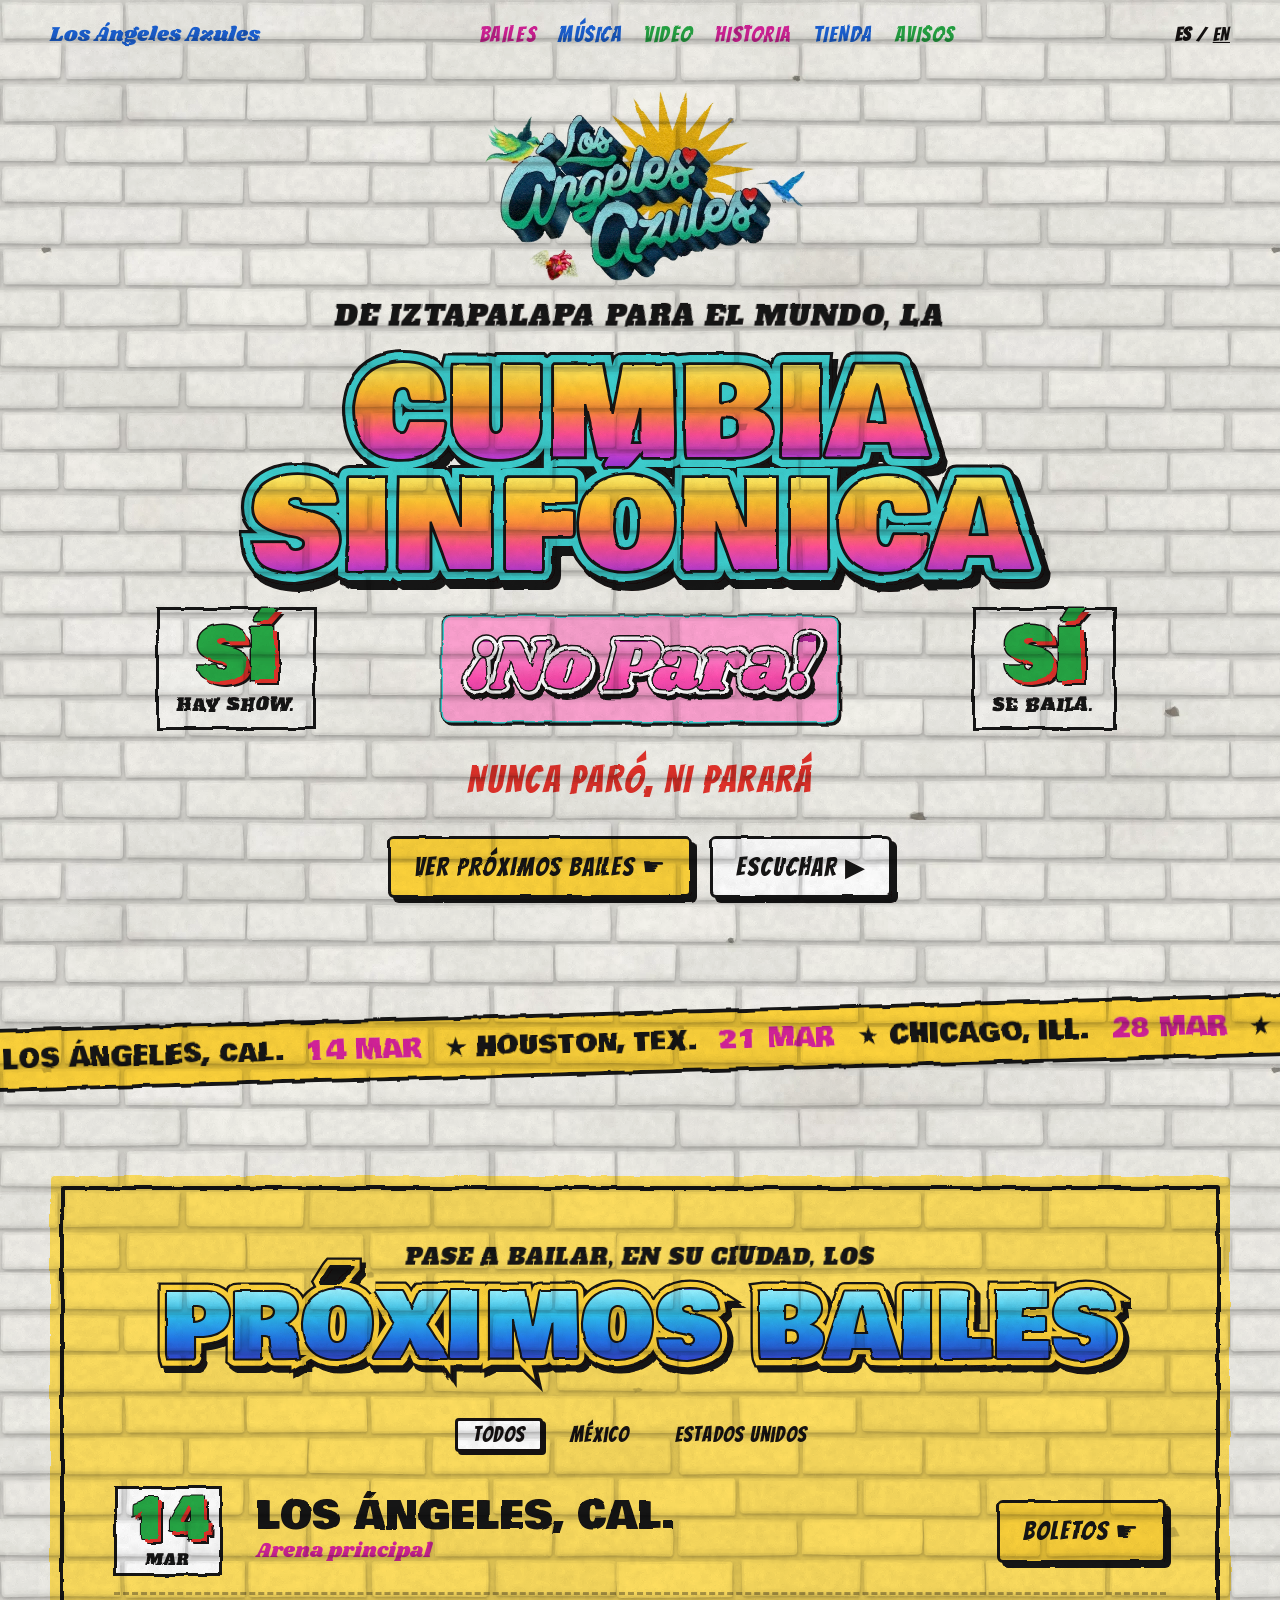
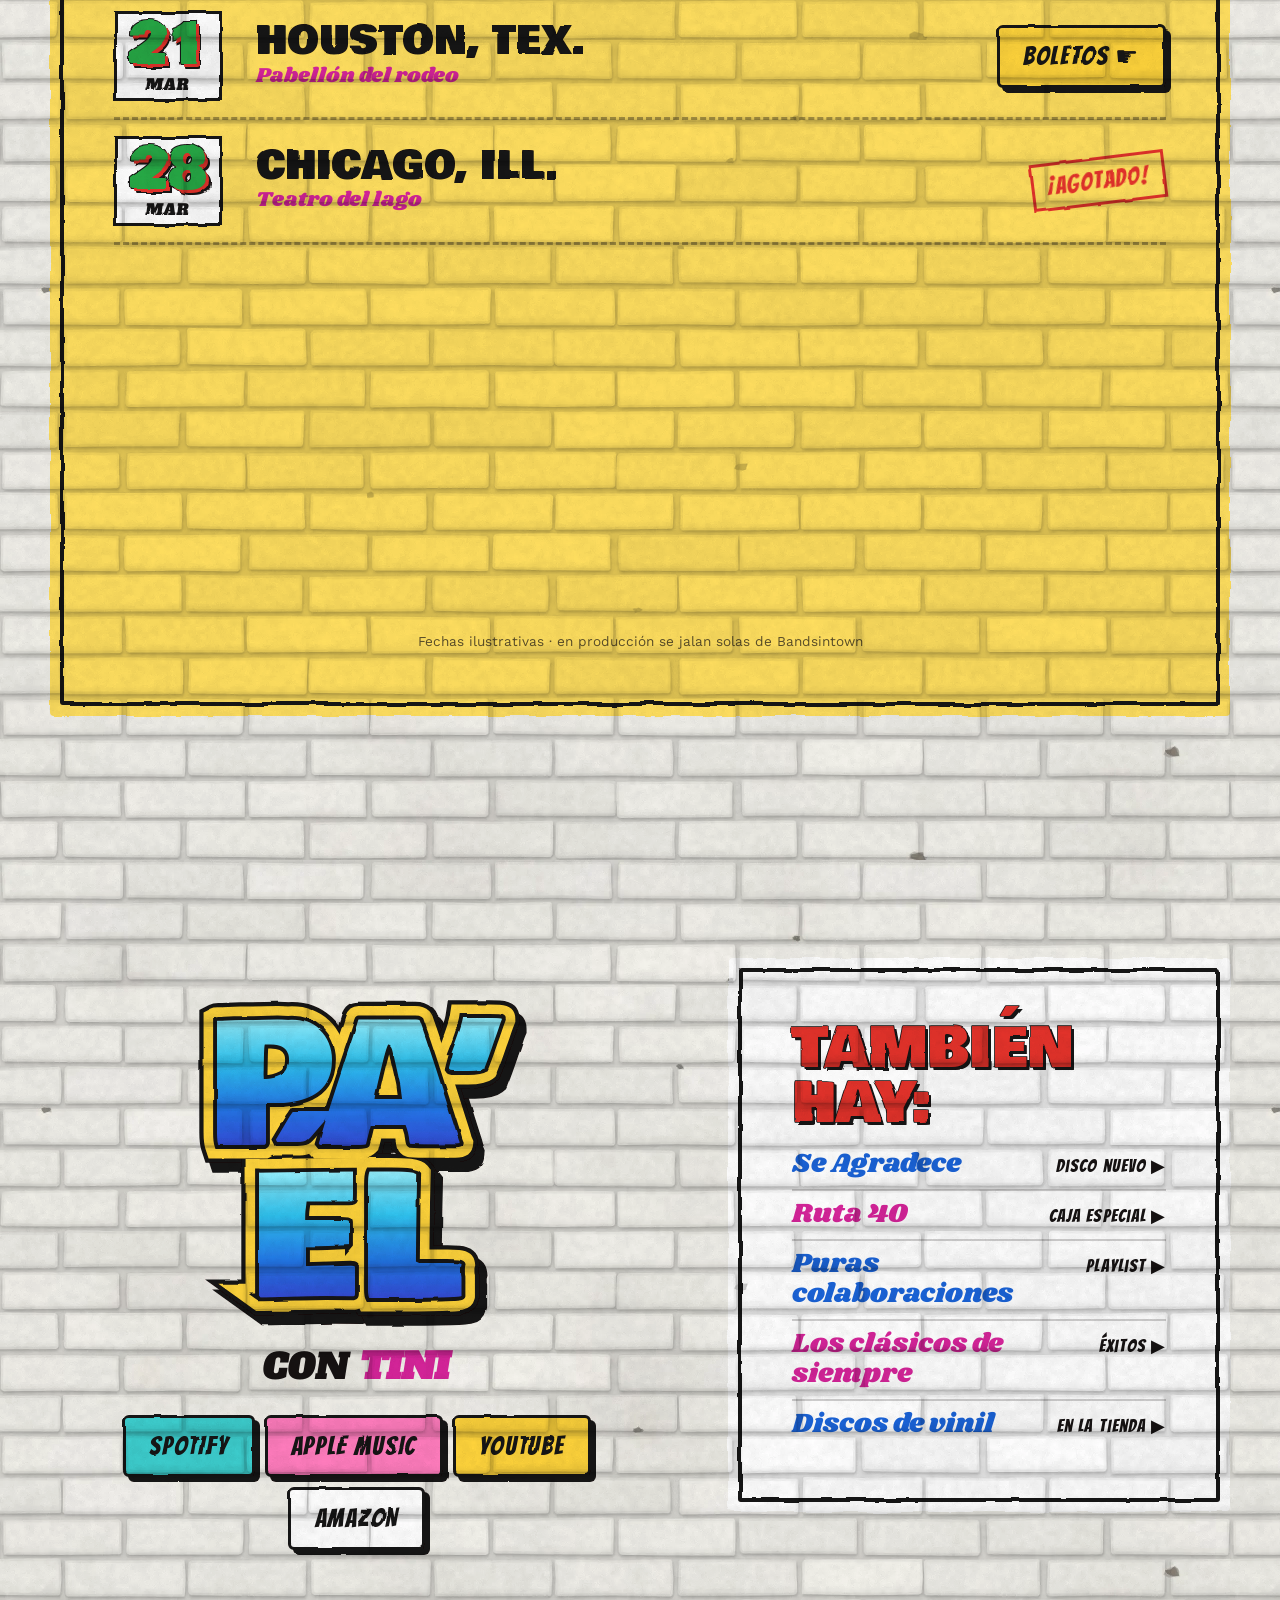
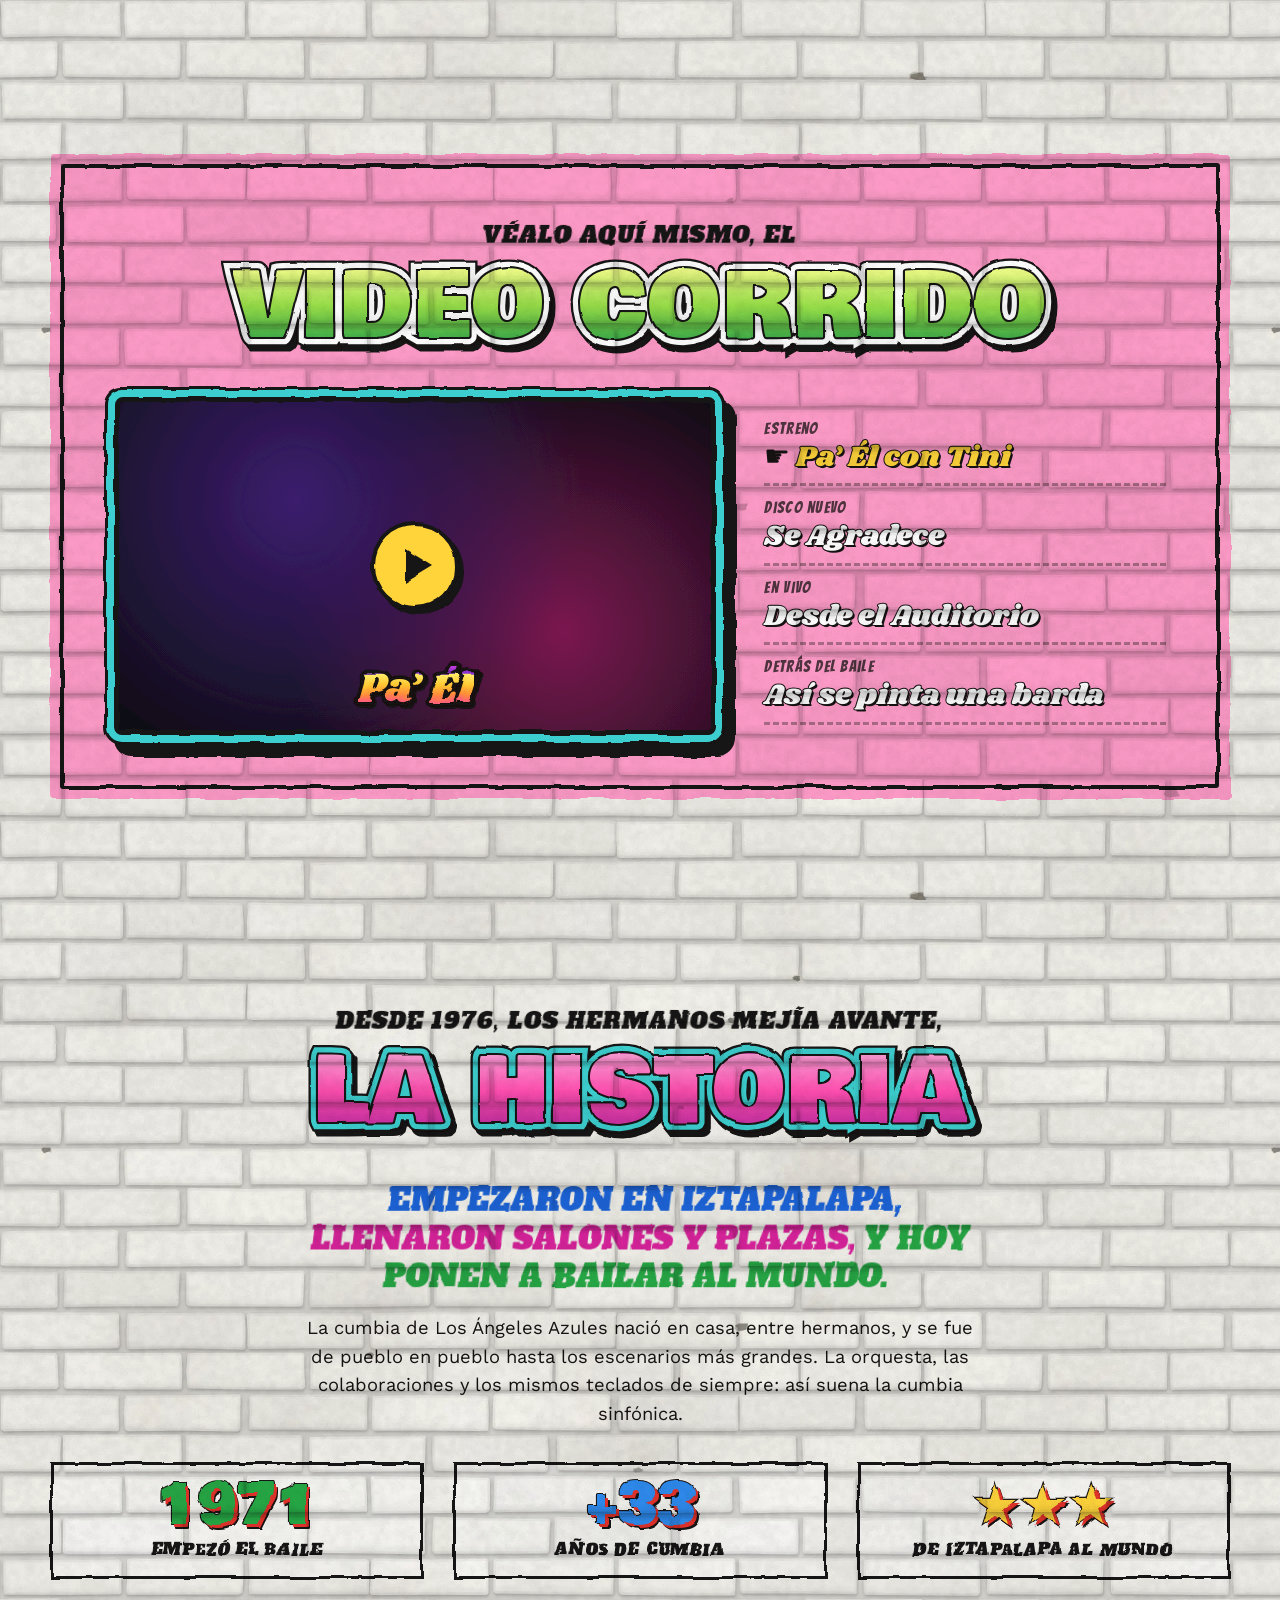
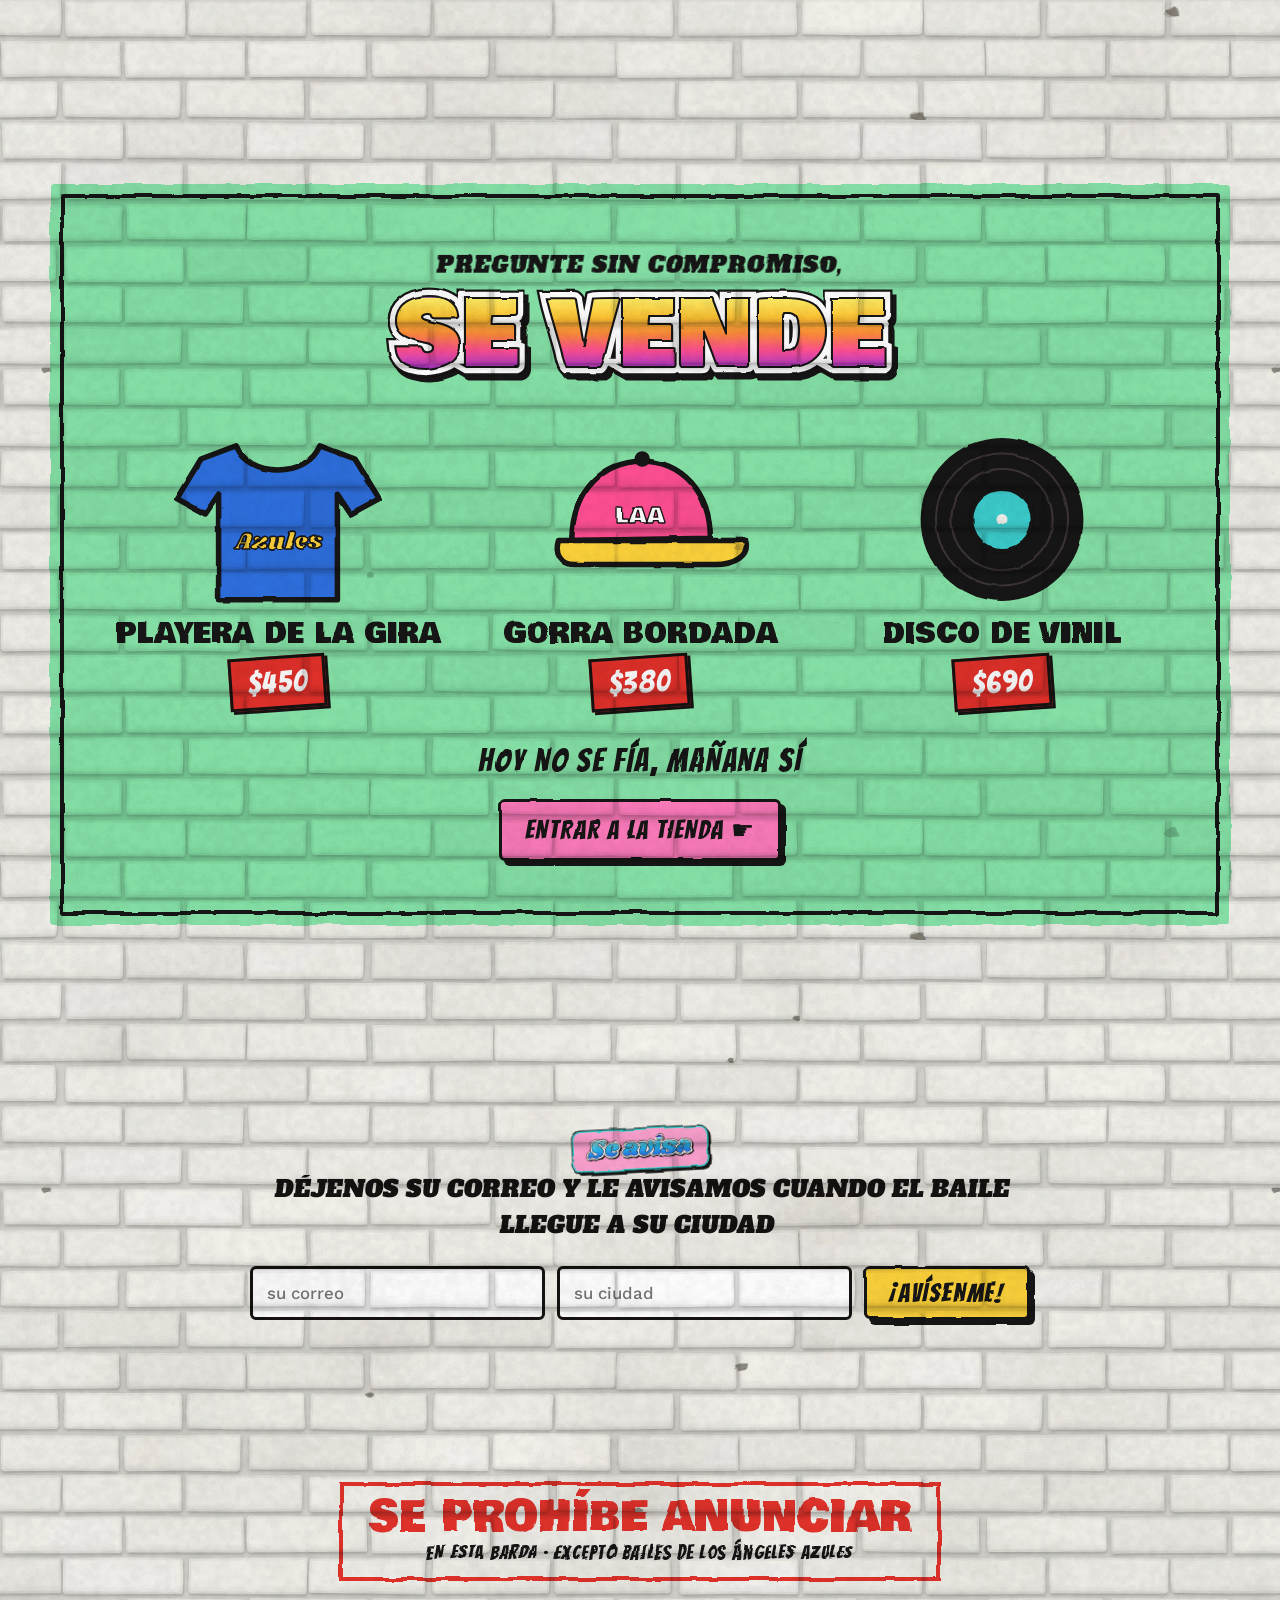
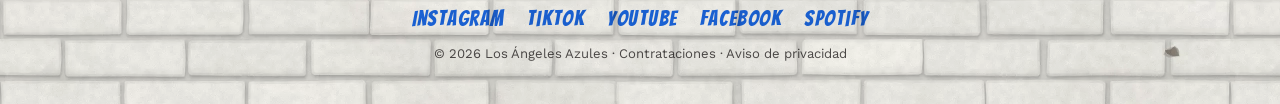
<file: propuesta/barda-blanca.html>
<!doctype html>
<html lang="es">
<head>
<meta charset="utf-8">
<meta name="viewport" content="width=device-width,initial-scale=1">
<title>Los Ángeles Azules · Barda blanca</title>
<meta name="description" content="Propuesta B: rótulo de lettering popular sobre barda encalada.">
<link rel="preconnect" href="https://fonts.googleapis.com">
<link rel="preconnect" href="https://fonts.gstatic.com" crossorigin>
<link href="https://fonts.googleapis.com/css2?family=Alfa+Slab+One&family=Bangers&family=Bowlby+One&family=Shrikhand&family=Work+Sans:wght@400;500;700&display=swap" rel="stylesheet">
<style>
:root{
  --k:#161212; --cian:#3ccfcf; --verde:#27a845; --rojo:#e3302a; --rosa:#ff7cbd; --magenta:#d6249a;
  --morado:#6d2fc0; --amarillo:#ffd43a; --naranja:#ff8a1f; --cal:#f2f0ea;
  --fuego:linear-gradient(180deg,#fff06a 0%,#ffc531 24%,#ff8a3a 44%,#ff4f93 64%,#c03ed6 84%,#7b2fd0 100%);
  --mar:linear-gradient(180deg,#9bf3ff 0%,#2fc3f0 30%,#2377e8 60%,#3b2fc9 100%);
  --rosado:linear-gradient(180deg,#ff9fd8 0%,#ff4fb0 45%,#b5249c 100%);
  --lima:linear-gradient(180deg,#f3ff8a 0%,#9be24a 45%,#1f9e4a 100%);
}
*{box-sizing:border-box;margin:0;padding:0}
html{scroll-behavior:smooth;overflow-x:hidden}
body{position:relative;background:var(--cal);color:var(--k);font-family:"Work Sans",system-ui,sans-serif;line-height:1.55;overflow-x:hidden}
body{--muro:url(assets/muro-b-color@1x.webp);--relieve:url(assets/muro-b-relieve@2x.webp);--tw:1230px;--th:820px;background:var(--cal) var(--muro) 0 0/var(--tw) var(--th)}
@media (max-width:700px){body{--tw:959px;--th:640px}}
/* el relieve del muro se multiplica sobre todo lo pintado */
.relieve{position:absolute;inset:0;pointer-events:none;z-index:40;mix-blend-mode:multiply}
.relieve{background:var(--relieve) 0 0/var(--tw) var(--th)}
a{color:inherit}
img{max-width:100%;display:block}
.sr{position:absolute;width:1px;height:1px;overflow:hidden;clip:rect(0 0 0 0)}
:focus-visible{outline:4px dashed var(--magenta);outline-offset:4px}

/* ---------- Rótulo por capas ---------- */
.rotulo{--o:.085em;--b:var(--cian);--g:var(--fuego);--lh:.92em;
  display:grid;justify-items:center;text-align:center;font-family:"Bowlby One",sans-serif;font-weight:400;
  text-transform:uppercase;line-height:var(--lh);letter-spacing:.015em;padding:.14em .16em;filter:url(#mano)}
.rotulo>span{grid-area:1/1;position:relative}
.r-sombra{color:var(--k);-webkit-text-stroke:calc(var(--o)*2.5) var(--k);transform:translate(.045em,.06em)}
.r-borde{color:var(--k);-webkit-text-stroke:calc(var(--o)*2.5) var(--k)}
.r-filo{color:var(--b);-webkit-text-stroke:calc(var(--o)*1.9) var(--b)}
.r-linea{color:var(--k);-webkit-text-stroke:calc(var(--o)*.55) var(--k)}
.r-relleno{background:var(--g) 0 .03em/100% var(--lh) repeat-y;-webkit-background-clip:text;background-clip:text;color:transparent}
.rotulo.script{font-family:"Shrikhand",cursive;text-transform:none;letter-spacing:0;--o:.07em;--b:#fff;--g:var(--rosado);--lh:1.1em}
.rotulo.script .r-relleno{background-position:0 .18em}

/* letras de apoyo */
.serif{font-family:"Alfa Slab One",serif;text-transform:uppercase;letter-spacing:.04em;transform:skewX(-9deg);display:inline-block;filter:url(#mano)}
.casual{font-family:"Bangers",cursive;letter-spacing:.06em;text-transform:uppercase;color:var(--rojo);filter:url(#mano)}
.no{font-family:"Bowlby One";color:var(--verde);-webkit-text-stroke:.04em var(--k);paint-order:stroke fill;text-shadow:.06em .06em 0 var(--rojo),.085em .085em 0 var(--k);line-height:1;filter:url(#mano)}

.boton{display:inline-block;font-family:"Bangers";font-size:clamp(1.25rem,2vw,1.6rem);letter-spacing:.07em;text-transform:uppercase;text-decoration:none;
  color:var(--k);background:var(--amarillo);border:3px solid var(--k);padding:.35em .9em .3em;box-shadow:5px 5px 0 var(--k);border-radius:6px;filter:url(#mano);
  transition:transform .15s,box-shadow .15s;cursor:pointer}
.boton:hover{transform:translate(-2px,-2px) rotate(-1deg);box-shadow:8px 8px 0 var(--k)}
.boton.blanco{background:#fff}.boton.rosa{background:var(--rosa)}.boton.cian{background:var(--cian)}

.envoltura{width:min(1180px,100% - 32px);margin-inline:auto}
section{position:relative;padding:clamp(56px,8vw,110px) 0}

/* paneles pintados a mano sobre la barda */
.panel{position:relative;padding:clamp(28px,5vw,64px)}
.panel::before{content:"";position:absolute;inset:0;z-index:-1;background:var(--p,#fff);filter:url(#orilla);border-radius:4px}
.panel.marco::after{content:"";position:absolute;inset:10px;z-index:-1;border:4px solid var(--k);filter:url(#orilla);border-radius:3px;pointer-events:none}

/* ---------- Encabezado ---------- */
.tope{display:flex;align-items:center;justify-content:space-between;gap:20px;padding:18px 0}
.tope nav{display:flex;flex-wrap:wrap;gap:4px 22px}
.tope nav a{font-family:"Bangers";font-size:1.35rem;letter-spacing:.07em;text-decoration:none;text-transform:uppercase;filter:url(#mano)}
.tope nav a:nth-child(3n+1){color:var(--magenta)}.tope nav a:nth-child(3n+2){color:#1a63d8}.tope nav a:nth-child(3n){color:var(--verde)}
.tope nav a:hover{text-decoration:underline;text-decoration-thickness:3px;text-underline-offset:5px}
.idioma{font-family:"Bangers";font-size:1.2rem;letter-spacing:.06em}
.marca-mini{font-family:"Shrikhand";font-size:1.3rem;text-decoration:none;color:#1a63d8;filter:url(#mano)}

/* ---------- Héroe ---------- */
.heroe{text-align:center;padding-top:20px}
.heroe .logo{width:min(330px,62vw);margin:0 auto 6px;filter:url(#mano) drop-shadow(0 0 0 transparent)}
.heroe .serif{font-size:clamp(1rem,2.4vw,1.75rem);color:var(--k)}
.heroe .grande{font-size:clamp(3rem,9.6vw,8.4rem);margin:.02em auto 0}
.heroe .fila{display:grid;grid-template-columns:1fr auto 1fr;align-items:center;gap:20px;margin-top:6px}
.caja{justify-self:center;text-align:center;padding:10px 18px 8px;border:3px solid var(--k);filter:url(#orilla);background:rgba(255,255,255,.35)}
.caja .no{font-size:clamp(2.6rem,5.6vw,4.8rem);display:block}
.caja small{display:block;font-family:"Alfa Slab One";font-size:clamp(.85rem,1.4vw,1.1rem);letter-spacing:.05em;text-transform:uppercase;transform:skewX(-8deg)}
.banda{background:#ffa3d2;border-radius:.45em;padding:.1em .7em .2em;box-shadow:0 0 0 .1em var(--cian),0 0 0 .15em var(--k),.12em .14em 0 .15em var(--k);filter:url(#orilla)}
.heroe .banda .rotulo{font-size:clamp(2.4rem,5.6vw,4.6rem)}
.heroe .casual{font-size:clamp(1.4rem,3vw,2.4rem);margin:.5em 0 .7em}
.ctas{display:flex;gap:18px;justify-content:center;flex-wrap:wrap}
.br-m{display:none}

/* ---------- Bailes ---------- */
.titular{text-align:center;margin-bottom:clamp(20px,3vw,36px)}
.titular .serif{font-size:clamp(.95rem,2vw,1.4rem)}
.titular .rotulo{font-size:clamp(2.4rem,7vw,6rem)}
#bailes .panel{--p:#ffdf5e}
.filtros{display:flex;justify-content:center;gap:10px;flex-wrap:wrap;margin-bottom:18px}
.filtros button{font-family:"Bangers";font-size:1.3rem;letter-spacing:.06em;background:none;border:3px solid transparent;padding:.15em .7em;cursor:pointer;color:var(--k);border-radius:4px}
.filtros button[aria-pressed="true"]{border-color:var(--k);background:#fff;box-shadow:3px 3px 0 var(--k)}
.baile{display:grid;grid-template-columns:auto 1fr auto;align-items:center;gap:clamp(14px,3vw,34px);padding:16px 0;border-bottom:3px dashed rgba(22,18,18,.35)}
.baile:last-child{border-bottom:0}
.fecha{width:clamp(78px,10vw,108px);text-align:center;border:3px solid var(--k);padding:4px 0 2px;background:#fff;filter:url(#orilla)}
.fecha .no{display:block;font-size:clamp(2.2rem,4.6vw,3.4rem)}
.fecha small{display:block;font-family:"Alfa Slab One";text-transform:uppercase;letter-spacing:.08em;font-size:.95rem;transform:skewX(-8deg)}
.baile h3{font-family:"Bowlby One";font-weight:400;text-transform:uppercase;font-size:clamp(1.3rem,3.2vw,2.4rem);line-height:1;filter:url(#mano)}
.baile p{font-family:"Shrikhand";color:var(--magenta);font-size:clamp(1rem,1.8vw,1.3rem)}
.agotado{font-family:"Bangers";font-size:1.5rem;letter-spacing:.06em;color:var(--rojo);border:3px solid var(--rojo);padding:.1em .6em;transform:rotate(-7deg);display:inline-block;filter:url(#mano)}
.nota{text-align:center;font-size:.85rem;opacity:.7;margin-top:14px}

/* ---------- Música ---------- */
.estreno{display:grid;grid-template-columns:1.1fr .9fr;gap:clamp(24px,5vw,70px);align-items:center}
.estreno .izq{text-align:center}
.estreno .banda{display:inline-block;transform:rotate(-4deg)}
.estreno .banda .rotulo{font-size:clamp(1.8rem,3.6vw,2.8rem)}
.estreno .titulo{font-size:clamp(4.6rem,13vw,10.5rem);--g:var(--mar);--b:var(--amarillo)}
.estreno .con{font-family:"Alfa Slab One";font-size:clamp(1.3rem,3vw,2.2rem);text-transform:uppercase;transform:skewX(-9deg);display:inline-block}
.estreno .con b{color:var(--magenta)}
.plataformas{display:flex;flex-wrap:wrap;gap:10px;justify-content:center;margin-top:20px}
.lista{--p:#fff}
.lista h3{font-family:"Bowlby One";font-weight:400;text-transform:uppercase;font-size:clamp(2.2rem,5vw,3.4rem);line-height:1;color:var(--rojo);-webkit-text-stroke:.03em var(--k);paint-order:stroke fill;text-shadow:.05em .05em 0 var(--k);filter:url(#mano)}
.lista ul{list-style:none;margin-top:10px}
.lista li a{display:flex;justify-content:space-between;align-items:baseline;gap:10px;padding:9px 0;text-decoration:none;border-bottom:2px solid rgba(22,18,18,.2)}
.lista li:last-child a{border:0}
.lista li span{font-family:"Shrikhand";font-size:clamp(1.25rem,2.4vw,1.7rem);line-height:1.1}
.lista li:nth-child(odd) span{color:#1a63d8}.lista li:nth-child(even) span{color:var(--magenta)}
.lista li em{font-style:normal;font-family:"Bangers";letter-spacing:.06em;font-size:1.1rem;white-space:nowrap}
.lista li a:hover span{text-decoration:underline}

/* ---------- Video ---------- */
#video .panel{--p:#ff9cc9}
.video-grid{display:grid;grid-template-columns:1.5fr 1fr;gap:clamp(20px,4vw,48px);align-items:center}
.pantalla{position:relative;z-index:45;aspect-ratio:16/9;background:#0f0d14;border:5px solid var(--k);box-shadow:0 0 0 7px var(--cian),0 0 0 10px var(--k),10px 12px 0 10px var(--k);border-radius:8px;overflow:hidden;display:grid;place-items:center;filter:url(#orilla)}
.pantalla::before{content:"";position:absolute;inset:0;background:radial-gradient(circle at 30% 30%,#3b1d6e,transparent 60%),radial-gradient(circle at 75% 70%,#7a1650,transparent 55%)}
.pantalla .play{position:relative;width:88px;height:88px;border-radius:50%;background:var(--amarillo);border:4px solid var(--k);display:grid;place-items:center;cursor:pointer;box-shadow:5px 5px 0 var(--k)}
.pantalla .play::after{content:"";border-left:28px solid var(--k);border-top:17px solid transparent;border-bottom:17px solid transparent;margin-left:8px}
.pantalla .rotulo{position:absolute;left:0;right:0;bottom:12px;font-size:clamp(1.6rem,3.4vw,2.6rem)}
.videos{list-style:none}
.videos button{width:100%;text-align:left;background:none;border:0;cursor:pointer;padding:10px 0;border-bottom:3px dashed rgba(22,18,18,.35);color:var(--k);font:inherit}
.videos small{display:block;font-family:"Bangers";letter-spacing:.08em;font-size:1rem;color:var(--k);opacity:.75}
.videos b{display:block;font-family:"Shrikhand";font-weight:400;font-size:clamp(1.3rem,2.6vw,1.8rem);line-height:1.1;color:#fff;-webkit-text-stroke:.07em var(--k);paint-order:stroke fill;text-shadow:.06em .07em 0 var(--k)}
.videos button[aria-current="true"] b{color:var(--amarillo)}
.videos button[aria-current="true"] b::before{content:"☛ ";-webkit-text-stroke:0;color:var(--k);text-shadow:none}

/* ---------- Historia ---------- */
.historia{text-align:center}
.historia .texto{max-width:62ch;margin:0 auto;font-size:clamp(1.02rem,1.6vw,1.15rem)}
.historia .linea-pintada{font-family:"Alfa Slab One";text-transform:uppercase;font-size:clamp(1.15rem,2.6vw,1.9rem);line-height:1.25;transform:skewX(-7deg);margin:0 auto 18px;max-width:30ch;filter:url(#mano)}
.historia .linea-pintada span:nth-child(1){color:#1a63d8}.historia .linea-pintada span:nth-child(2){color:var(--magenta)}.historia .linea-pintada span:nth-child(3){color:var(--verde)}
.datos{display:grid;grid-template-columns:repeat(3,1fr);gap:clamp(12px,3vw,30px);margin-top:34px}
.dato{border:3px solid var(--k);padding:14px 10px;filter:url(#orilla);background:rgba(255,255,255,.4)}
.dato .no{font-size:clamp(1.9rem,4.4vw,3.4rem);display:block}
.dato:nth-child(2) .no{color:#2f8cf0}.dato:nth-child(3) .no{color:var(--amarillo)}
.dato small{display:block;font-family:"Alfa Slab One";text-transform:uppercase;font-size:clamp(.78rem,1.3vw,.98rem);letter-spacing:.05em;transform:skewX(-8deg);margin-top:4px}

/* ---------- Tienda ---------- */
#tienda .panel{--p:#86e3a8}
.productos{display:grid;grid-template-columns:repeat(3,1fr);gap:clamp(14px,3vw,34px)}
.producto{text-align:center;text-decoration:none;display:block}
.producto svg{width:100%;height:auto;max-width:220px;margin:0 auto;filter:url(#mano)}
.producto h3{font-family:"Bowlby One";font-weight:400;text-transform:uppercase;font-size:clamp(1.1rem,2.4vw,1.7rem);line-height:1;filter:url(#mano)}
.precio{display:inline-block;font-family:"Bangers";font-size:clamp(1.3rem,2.6vw,1.9rem);letter-spacing:.05em;color:#fff;background:var(--rojo);border:3px solid var(--k);padding:0 .5em;margin-top:8px;transform:rotate(-4deg);box-shadow:3px 3px 0 var(--k)}
.tienda-pie{text-align:center;margin-top:28px}
.tienda-pie .casual{font-size:clamp(1.3rem,2.6vw,2rem);color:var(--k);margin-bottom:12px}

/* ---------- Aviso ---------- */
.aviso{text-align:center;max-width:780px;margin:0 auto}
.aviso p.intro{font-family:"Alfa Slab One";text-transform:uppercase;font-size:clamp(1rem,2.2vw,1.45rem);transform:skewX(-7deg);margin:4px 0 22px}
.forma{display:grid;grid-template-columns:1fr 1fr auto;gap:12px}
.forma input,.forma select{font:500 1.05rem "Work Sans";padding:14px;border:3px solid var(--k);background:#fff;border-radius:6px;min-width:0;color:var(--k)}
.forma .ok-msj{display:none}
.forma.ok>*{display:none}
.forma.ok .ok-msj{display:block;grid-column:1/-1;font-family:"Shrikhand";font-size:1.8rem;color:var(--verde)}

/* ---------- Pie ---------- */
.pie{padding:60px 0 calc(40px + env(safe-area-inset-bottom));text-align:center}
.prohibido{display:inline-block;border:4px solid var(--rojo);padding:10px 26px;filter:url(#orilla)}
.prohibido b{display:block;font-family:"Bowlby One";font-weight:400;font-size:clamp(1.3rem,3.4vw,2.6rem);color:var(--rojo);line-height:1;text-transform:uppercase}
.prohibido small{font-family:"Bangers";font-size:1.2rem;letter-spacing:.08em}
.redes{display:flex;justify-content:center;flex-wrap:wrap;gap:8px 22px;margin:22px 0 8px}
.redes a{font-family:"Bangers";font-size:1.3rem;letter-spacing:.07em;text-decoration:none;color:#1a63d8}
.legal{font-size:.82rem;opacity:.75}

/* ---------- Barra móvil ---------- */
.tabbar{display:none}
@media (max-width:700px){
  .tope nav,.tope .idioma{display:none}
  .tope{justify-content:center}
  .br-m{display:block}
  .heroe .fila{grid-template-columns:1fr 1fr;gap:12px}
  .heroe .fila .banda{grid-column:1/-1;grid-row:1;justify-self:center}
  .estreno,.video-grid{grid-template-columns:1fr}
  .baile{grid-template-columns:auto 1fr}
  .baile .accion{grid-column:2}
  .forma{grid-template-columns:1fr}
  .productos{grid-template-columns:1fr 1fr}
  .productos .producto:last-child{grid-column:1/-1}
  .datos{grid-template-columns:1fr}
  body{padding-bottom:76px}
  .tabbar{display:grid;grid-template-columns:repeat(5,1fr);position:fixed;left:0;right:0;bottom:0;z-index:60;background:#fff;border-top:3px solid var(--k);padding:6px 4px calc(6px + env(safe-area-inset-bottom))}
  .tabbar a{display:flex;flex-direction:column;align-items:center;gap:1px;text-decoration:none;font-family:"Bangers";letter-spacing:.06em;font-size:.95rem}
  .tabbar a i{font-style:normal;font-size:1.2rem;line-height:1}
  .tabbar .sello{margin-top:-26px}
  .tabbar .sello i{width:56px;height:56px;border-radius:50%;background:var(--amarillo);border:3px solid var(--k);display:grid;place-items:center;box-shadow:3px 3px 0 var(--k);font-size:1.5rem}
}
@media (prefers-reduced-motion:reduce){html{scroll-behavior:auto}.boton{transition:none}}
/* ---- celular: modo ligero ----
   Los filtros SVG (pincel) y la capa de relieve con mezcla multiply sobre toda la página
   son muy caros de pintar en teléfonos (sobre todo iPhone). En celular el relieve se mezcla
   sólo con el fondo y las letras quedan sin filtro: se ve casi igual y pinta mucho más rápido. */
@media (max-width:760px),(pointer:coarse){
  .relieve{display:none}
  body{background-image:var(--relieve),var(--muro);background-size:var(--tw) var(--th);background-blend-mode:multiply}
  *,*::before,*::after{filter:none!important}
}

</style>
<link rel="stylesheet" href="assets/vida.css">
<style>
/* ---- vida B ---- */
.cinta.b{background:var(--amarillo);border-block:4px solid var(--k);rotate:-1.6deg;margin:10px -30px 0;padding:.35em 0 .25em;font-family:"Bowlby One";font-size:clamp(1.1rem,2.2vw,1.6rem);text-transform:uppercase;filter:url(#orilla)}
.cinta.b b{color:var(--magenta);font-weight:400;padding:0 .5em}
.vida .heroe .logo.visto{animation:v-sube .9s cubic-bezier(.2,.8,.2,1) var(--d) backwards,v-flota 5s ease-in-out 1.4s infinite}
.vida .heroe .banda.visto{animation:v-sello .75s cubic-bezier(.2,.8,.2,1) var(--d) backwards,v-mece 2.6s ease-in-out 1.4s infinite alternate}
.vida .caja .no{animation:v-late 3s ease-in-out 1.6s infinite}
.vida .caja:nth-child(3) .no{animation-delay:3.1s}
.vida .estreno .banda.visto{animation:v-sello .75s cubic-bezier(.2,.8,.2,1) var(--d) backwards,v-mece 2.2s ease-in-out 1s infinite alternate}
.baile{transition:translate .2s}.baile:hover{translate:8px 0}
.vida .producto:hover svg{animation:v-zarandea .6s ease-in-out}
.vida .pantalla .play{animation:v-late 2.4s ease-in-out infinite}
.vida .agotado{animation:v-late 3.2s ease-in-out infinite}
</style>
</head>
<body>
<svg width="0" height="0" style="position:absolute" aria-hidden="true">
  <filter id="mano" x="-5%" y="-10%" width="110%" height="120%"><feTurbulence type="fractalNoise" baseFrequency=".045" numOctaves="2" seed="4"/><feDisplacementMap in="SourceGraphic" scale="2.6" xChannelSelector="R" yChannelSelector="G"/></filter>
  <filter id="orilla" x="-3%" y="-3%" width="106%" height="106%"><feTurbulence type="fractalNoise" baseFrequency=".03" numOctaves="3" seed="9"/><feDisplacementMap in="SourceGraphic" scale="5" xChannelSelector="R" yChannelSelector="G"/></filter>
</svg>

<div class="envoltura">
  <header class="tope">
    <a class="marca-mini" href="#inicio">Los Ángeles Azules</a>
    <nav aria-label="Principal">
      <a href="#bailes">Bailes</a><a href="#musica">Música</a><a href="#video">Video</a><a href="#historia">Historia</a><a href="#tienda">Tienda</a><a href="#aviso">Avisos</a>
    </nav>
    <div class="idioma"><b>ES</b> / <a href="#">EN</a></div>
  </header>
</div>

<main>
<section id="inicio" class="heroe">
  <div class="envoltura">
    <h1 class="sr">Los Ángeles Azules, cumbia sinfónica de Iztapalapa para el mundo</h1>
    <img class="logo" src="assets/logo-laa.webp" alt="Los Ángeles Azules">
    <p class="serif">De Iztapalapa para el mundo, la</p>
    <p class="rotulo grande" aria-hidden="true">Cumbia <br class="br-m">Sinfónica</p>
    <div class="fila">
      <div class="caja"><span class="no">SÍ</span><small>hay show.</small></div>
      <div class="banda"><p class="rotulo script">¡No Para!</p></div>
      <div class="caja"><span class="no">SÍ</span><small>se baila.</small></div>
    </div>
    <p class="casual">Nunca paró, ni parará</p>
    <div class="ctas">
      <a class="boton" href="#bailes">Ver próximos bailes ☛</a>
      <a class="boton blanco" href="#musica">Escuchar ▶</a>
    </div>
  </div>
</section>

<div class="cinta b" id="cinta" aria-hidden="true"></div>

<section id="bailes">
  <div class="envoltura">
    <div class="panel marco">
      <div class="titular">
        <p class="serif">Pase a bailar, en su ciudad, los</p>
        <h2 class="rotulo" style="--g:var(--mar);--b:var(--amarillo)">Próximos bailes</h2>
      </div>
      <div class="filtros" role="group" aria-label="Filtrar por país">
        <button aria-pressed="true" data-f="todos">Todos</button><button aria-pressed="false" data-f="mx">México</button><button aria-pressed="false" data-f="us">Estados Unidos</button>
      </div>
      <div id="fechas"></div>
      <p class="nota">Fechas ilustrativas · en producción se jalan solas de Bandsintown</p>
    </div>
  </div>
</section>

<section id="musica">
  <div class="envoltura estreno">
    <div class="izq">
      <div class="banda"><p class="rotulo script" style="--g:var(--lima)">¡Ya salió!</p></div>
      <h2 class="rotulo titulo">Pa’ Él</h2>
      <p class="con">con <b>Tini</b></p>
      <div class="plataformas">
        <a class="boton cian" href="#">Spotify</a><a class="boton rosa" href="#">Apple Music</a><a class="boton" href="#">YouTube</a><a class="boton blanco" href="#">Amazon</a>
      </div>
    </div>
    <div class="panel marco lista">
      <h3>También hay:</h3>
      <ul id="hay"></ul>
    </div>
  </div>
</section>

<section id="video">
  <div class="envoltura">
    <div class="panel marco">
      <div class="titular">
        <p class="serif">Véalo aquí mismo, el</p>
        <h2 class="rotulo" style="--g:var(--lima);--b:#fff">Video corrido</h2>
      </div>
      <div class="video-grid">
        <div class="pantalla"><button class="play" aria-label="Reproducir video"></button><p class="rotulo script" id="pantalla-t" style="--g:var(--fuego);--b:var(--k)">Pa’ Él</p></div>
        <ol class="videos" id="videos"></ol>
      </div>
    </div>
  </div>
</section>

<section id="historia">
  <div class="envoltura historia">
    <div class="titular">
      <p class="serif">Desde 1976, los hermanos Mejía Avante,</p>
      <h2 class="rotulo" style="--g:var(--rosado)">La historia</h2>
    </div>
    <p class="linea-pintada"><span>Empezaron en Iztapalapa,</span> <span>llenaron salones y plazas,</span> <span>y hoy ponen a bailar al mundo.</span></p>
    <p class="texto">La cumbia de Los Ángeles Azules nació en casa, entre hermanos, y se fue de pueblo en pueblo hasta los escenarios más grandes. La orquesta, las colaboraciones y los mismos teclados de siempre: así suena la cumbia sinfónica.</p>
    <div class="datos">
      <div class="dato"><span class="no" data-cuenta data-desde="1950">1976</span><small>empezó el baile</small></div>
      <div class="dato"><span class="no" data-cuenta>+40</span><small>años de cumbia</small></div>
      <div class="dato"><span class="no">★★★</span><small>de Iztapalapa al mundo</small></div>
    </div>
  </div>
</section>

<section id="tienda">
  <div class="envoltura">
    <div class="panel marco">
      <div class="titular">
        <p class="serif">Pregunte sin compromiso,</p>
        <h2 class="rotulo" style="--g:var(--fuego);--b:#fff">Se vende</h2>
      </div>
      <div class="productos">
        <a class="producto" href="#">
          <svg viewBox="0 0 200 170" aria-hidden="true"><path d="M62 18 30 30 8 66l26 14 12-18v96h108V62l12 18 26-14-22-36-32-12c-6 14-20 22-38 22S68 32 62 18Z" fill="#2f6fe0" stroke="#161212" stroke-width="5" stroke-linejoin="round"/><text x="100" y="112" text-anchor="middle" font-family="Shrikhand" font-size="22" fill="#ffd43a" stroke="#161212" stroke-width="1.5">Azules</text></svg>
          <h3>Playera de la gira</h3><span class="precio">$450</span>
        </a>
        <a class="producto" href="#">
          <svg viewBox="0 0 200 170" aria-hidden="true"><path d="M38 104c0-44 28-72 64-72s62 28 62 70Z" fill="#ff4f93" stroke="#161212" stroke-width="5"/><path d="M26 104h170c4 14-10 22-28 22H40c-12 0-18-10-14-22Z" fill="#ffd43a" stroke="#161212" stroke-width="5" stroke-linejoin="round"/><circle cx="102" cy="30" r="7" fill="#161212"/><text x="100" y="88" text-anchor="middle" font-family="Bowlby One" font-size="20" fill="#fff" stroke="#161212" stroke-width="1.2">LAA</text></svg>
          <h3>Gorra bordada</h3><span class="precio">$380</span>
        </a>
        <a class="producto" href="#">
          <svg viewBox="0 0 200 170" aria-hidden="true"><circle cx="100" cy="85" r="74" fill="#161212"/><circle cx="100" cy="85" r="60" fill="none" stroke="#3a3434" stroke-width="2"/><circle cx="100" cy="85" r="46" fill="none" stroke="#3a3434" stroke-width="2"/><circle cx="100" cy="85" r="28" fill="#3ccfcf" stroke="#161212" stroke-width="4"/><circle cx="100" cy="85" r="5" fill="#f2f0ea"/></svg>
          <h3>Disco de vinil</h3><span class="precio">$690</span>
        </a>
      </div>
      <div class="tienda-pie"><p class="casual">Hoy no se fía, mañana sí</p><a class="boton rosa" href="#">Entrar a la tienda ☛</a></div>
    </div>
  </div>
</section>

<section id="aviso">
  <div class="envoltura aviso">
    <div class="banda" style="display:inline-block;transform:rotate(-3deg)"><h2 class="rotulo script" style="--g:var(--mar)">Se avisa</h2></div>
    <p class="intro">Déjenos su correo y le avisamos cuando el baile llegue a su ciudad</p>
    <form class="forma" id="forma" novalidate>
      <label class="sr" for="correo">Correo</label><input id="correo" type="email" placeholder="su correo" autocomplete="email">
      <label class="sr" for="ciudad">Ciudad</label><input id="ciudad" placeholder="su ciudad" autocomplete="address-level2">
      <button class="boton" type="submit">¡Avísenme!</button>
      <p class="ok-msj">¡Anotado! Nos vemos en el baile.</p>
    </form>
  </div>
</section>
</main>

<footer class="pie envoltura">
  <div class="prohibido"><b>Se prohíbe anunciar</b><small>en esta barda · excepto bailes de Los Ángeles Azules</small></div>
  <nav class="redes" aria-label="Redes"><a href="#">Instagram</a><a href="#">TikTok</a><a href="#">YouTube</a><a href="#">Facebook</a><a href="#">Spotify</a></nav>
  <p class="legal">© 2026 Los Ángeles Azules · Contrataciones · Aviso de privacidad</p>
</footer>

<nav class="tabbar" aria-label="Navegación móvil">
  <a href="#inicio"><i>⌂</i>Inicio</a><a href="#bailes"><i>★</i>Bailes</a><a class="sello" href="#tienda"><i>$</i>Tienda</a><a href="#musica"><i>♫</i>Música</a><a href="#video"><i>▶</i>Video</a>
</nav>

<div class="relieve" aria-hidden="true"></div>

<script src="assets/barda.js"></script>
<script src="assets/vida.js"></script>
<script>
Barda.rotulos();
// la barda ya viene pre-generada en assets/muro-b-*.webp (se hizo con Barda() una sola vez)

const fechas=[
 {d:'14',m:'Mar',c:'Los Ángeles, Cal.',v:'Arena principal',p:'us'},
 {d:'21',m:'Mar',c:'Houston, Tex.',v:'Pabellón del rodeo',p:'us'},
 {d:'28',m:'Mar',c:'Chicago, Ill.',v:'Teatro del lago',p:'us',ago:true},
 {d:'04',m:'Abr',c:'Ciudad de México',v:'Auditorio Nacional',p:'mx'},
 {d:'11',m:'Abr',c:'Guadalajara, Jal.',v:'Arena de la ciudad',p:'mx'},
 {d:'18',m:'Abr',c:'Nueva York, N.Y.',v:'Salón de conciertos',p:'us'}];
const cont=document.getElementById('fechas');
function pinta(f){cont.innerHTML=fechas.filter(x=>f==='todos'||x.p===f).map(x=>`
  <div class="baile"><div class="fecha"><span class="no">${x.d}</span><small>${x.m}</small></div>
  <div><h3>${x.c}</h3><p>${x.v}</p></div>
  <div class="accion">${x.ago?'<span class="agotado">¡Agotado!</span>':'<a class="boton" href="#">Boletos ☛</a>'}</div></div>`).join('');}
pinta('todos');
Vida.cinta(document.getElementById('cinta'),fechas.map(x=>`★ ${x.c} <b>${x.d} ${x.m}</b>`).join(' ')+' ★ ¡Boletos ya! ');
document.querySelectorAll('.filtros button').forEach(b=>b.addEventListener('click',()=>{
  document.querySelectorAll('.filtros button').forEach(o=>o.setAttribute('aria-pressed','false'));b.setAttribute('aria-pressed','true');pinta(b.dataset.f);Vida.refresca();}));

const hay=[['Se Agradece','disco nuevo'],['Ruta 40','caja especial'],['Puras colaboraciones','playlist'],['Los clásicos de siempre','éxitos'],['Discos de vinil','en la tienda']];
document.getElementById('hay').innerHTML=hay.map(h=>`<li><a href="#"><span>${h[0]}</span><em>${h[1]} ▶</em></a></li>`).join('');

const vids=[{n:'Estreno',t:'Pa’ Él con Tini'},{n:'Disco nuevo',t:'Se Agradece'},{n:'En vivo',t:'Desde el Auditorio'},{n:'Detrás del baile',t:'Así se pinta una barda'}];
const ol=document.getElementById('videos');
ol.innerHTML=vids.map((v,i)=>`<li><button ${i?'':'aria-current="true"'} data-i="${i}"><small>${v.n}</small><b>${v.t}</b></button></li>`).join('');
ol.addEventListener('click',e=>{const b=e.target.closest('button');if(!b)return;
  ol.querySelectorAll('button').forEach(x=>x.removeAttribute('aria-current'));b.setAttribute('aria-current','true');
  const t=document.getElementById('pantalla-t');t.classList.remove('hecho');t.textContent=vids[b.dataset.i].t.split(' con ')[0];Barda.rotulos();});

document.getElementById('forma').addEventListener('submit',e=>{e.preventDefault();
  const c=document.getElementById('correo');if(!c.value.includes('@')){c.focus();c.style.borderColor='var(--rojo)';return;}
  e.target.classList.add('ok');});

Vida([
 {s:'.tope nav a',t:'sube',base:0,paso:.04},
 {s:'.heroe .logo',t:'sube',base:0},
 {s:'.heroe .serif',t:'sube',base:.1},
 {s:'.heroe .grande',t:'pinta',base:.15},
 {s:'.heroe .banda',t:'sello',base:.7},
 {s:'.heroe .caja',t:'sello',base:.8,paso:.15},
 {s:'.heroe .casual',t:'pinta',base:.9},
 {s:'.heroe .ctas .boton',t:'sube',base:1,paso:.1},
 {s:'.cinta',t:'lado',base:.2},
 {s:'.titular .serif',t:'sube'},
 {s:'.titular .rotulo',t:'pinta',base:.2},
 {s:'.filtros',t:'sube',base:.3},
 {s:'.baile',t:'sube',paso:.08},
 {s:'.estreno .banda',t:'sello',base:.2},
 {s:'.estreno .titulo',t:'pinta',base:.4},
 {s:'.estreno .con',t:'sube',base:1.1},
 {s:'.plataformas .boton',t:'sello',base:1.2,paso:.12},
 {s:'.lista',t:'lado-der',base:.2},
 {s:'.lista li',t:'sube',base:.5,paso:.08},
 {s:'.pantalla',t:'sube',base:.2},
 {s:'.videos li',t:'lado-der',base:.3,paso:.1},
 {s:'.linea-pintada',t:'pinta',base:.2},
 {s:'.historia .texto',t:'sube',base:.4},
 {s:'.dato',t:'sello',base:.2,paso:.18},
 {s:'.producto',t:'sube',base:.1,paso:.14},
 {s:'.precio',t:'sello',base:.7},
 {s:'.tienda-pie',t:'sube',base:.2},
 {s:'.aviso .banda',t:'sello'},
 {s:'.aviso .intro',t:'sube',base:.3},
 {s:'.forma',t:'sube',base:.45},
 {s:'.prohibido',t:'sello'}
]);
</script>
</body>
</html>
</file>
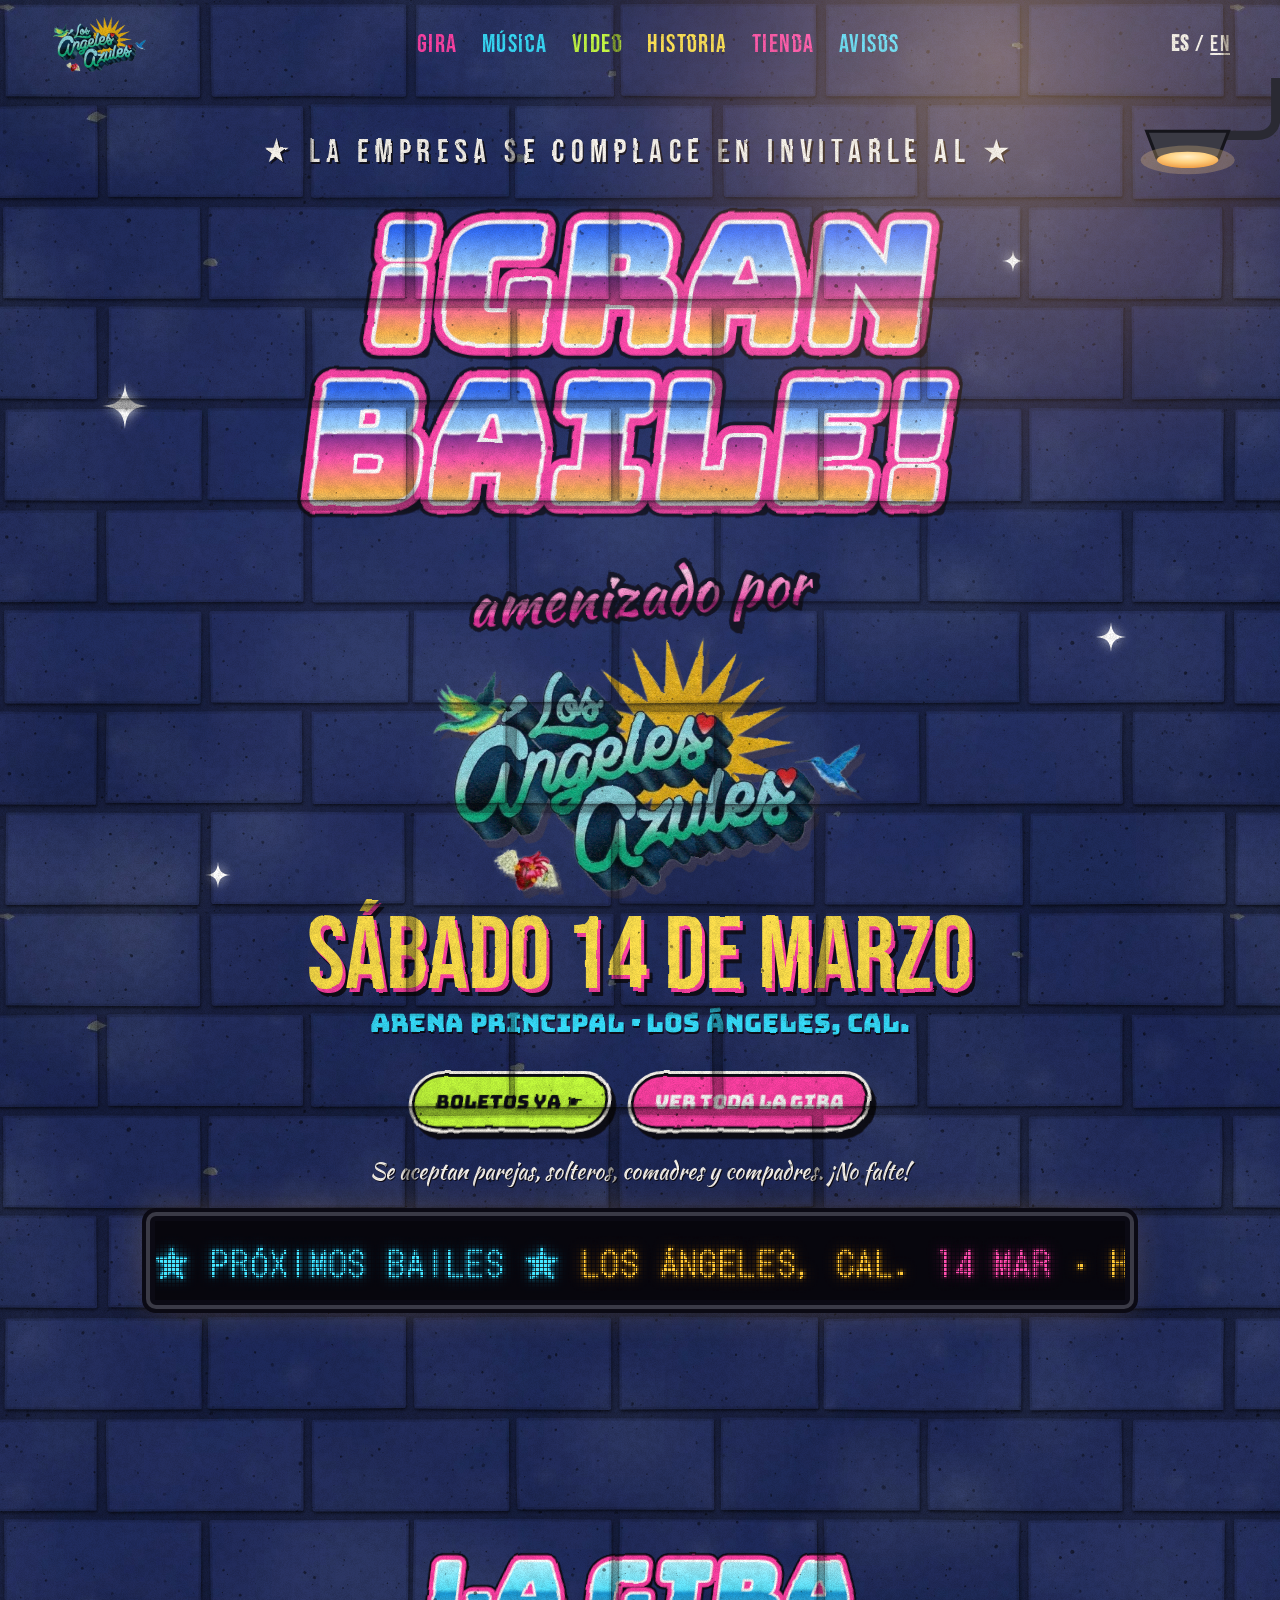
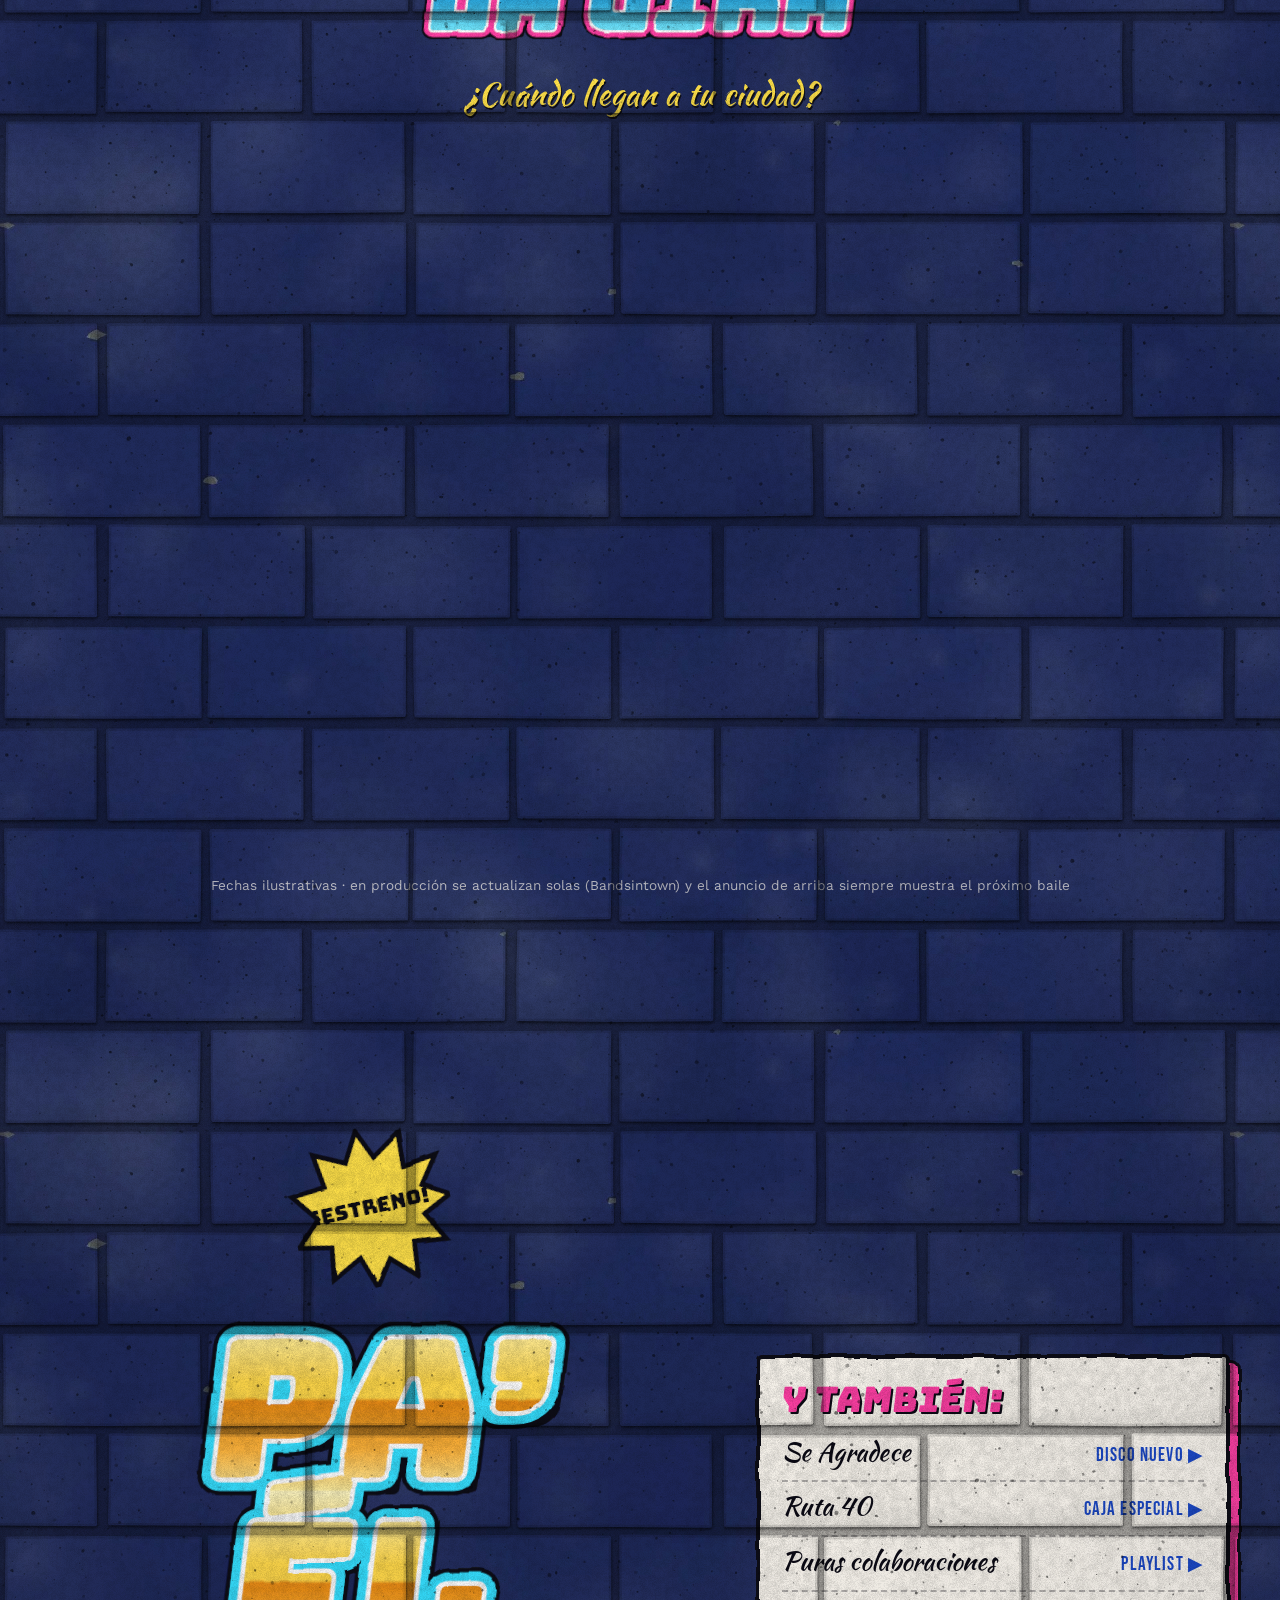
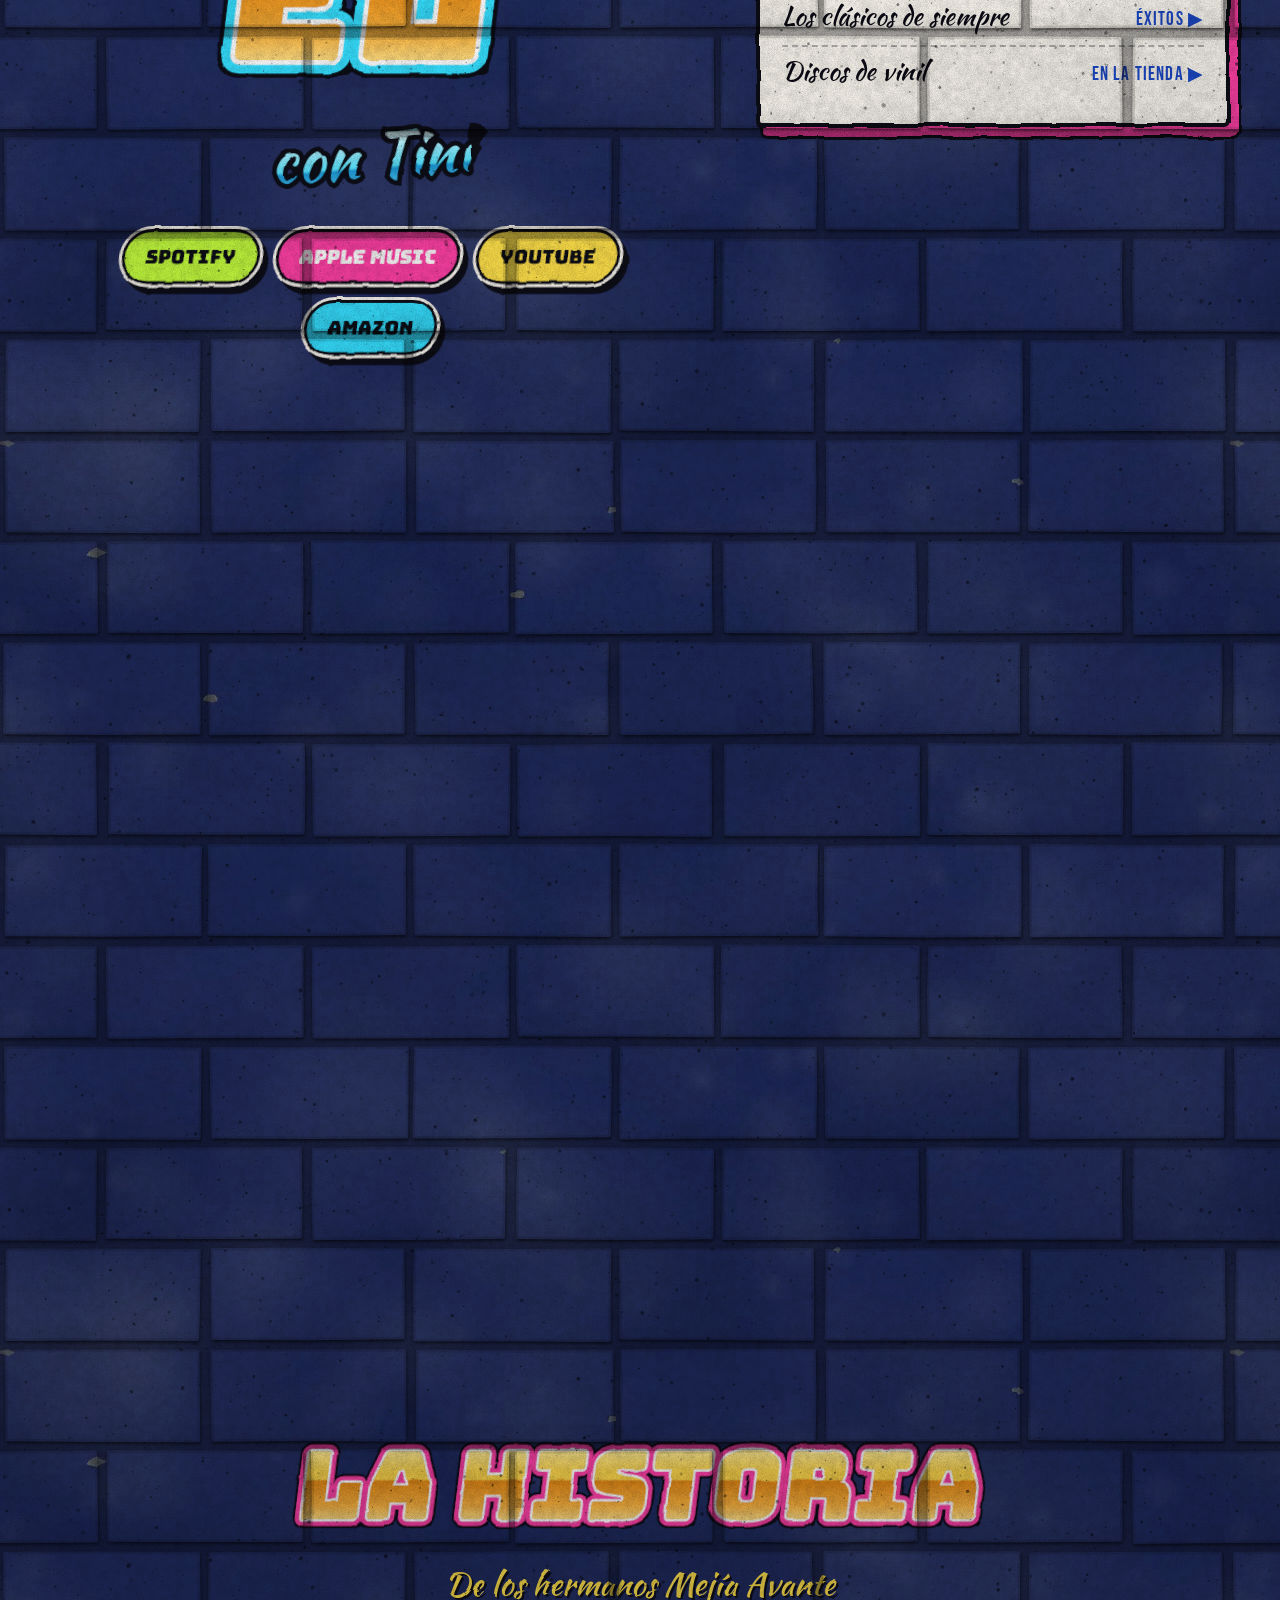
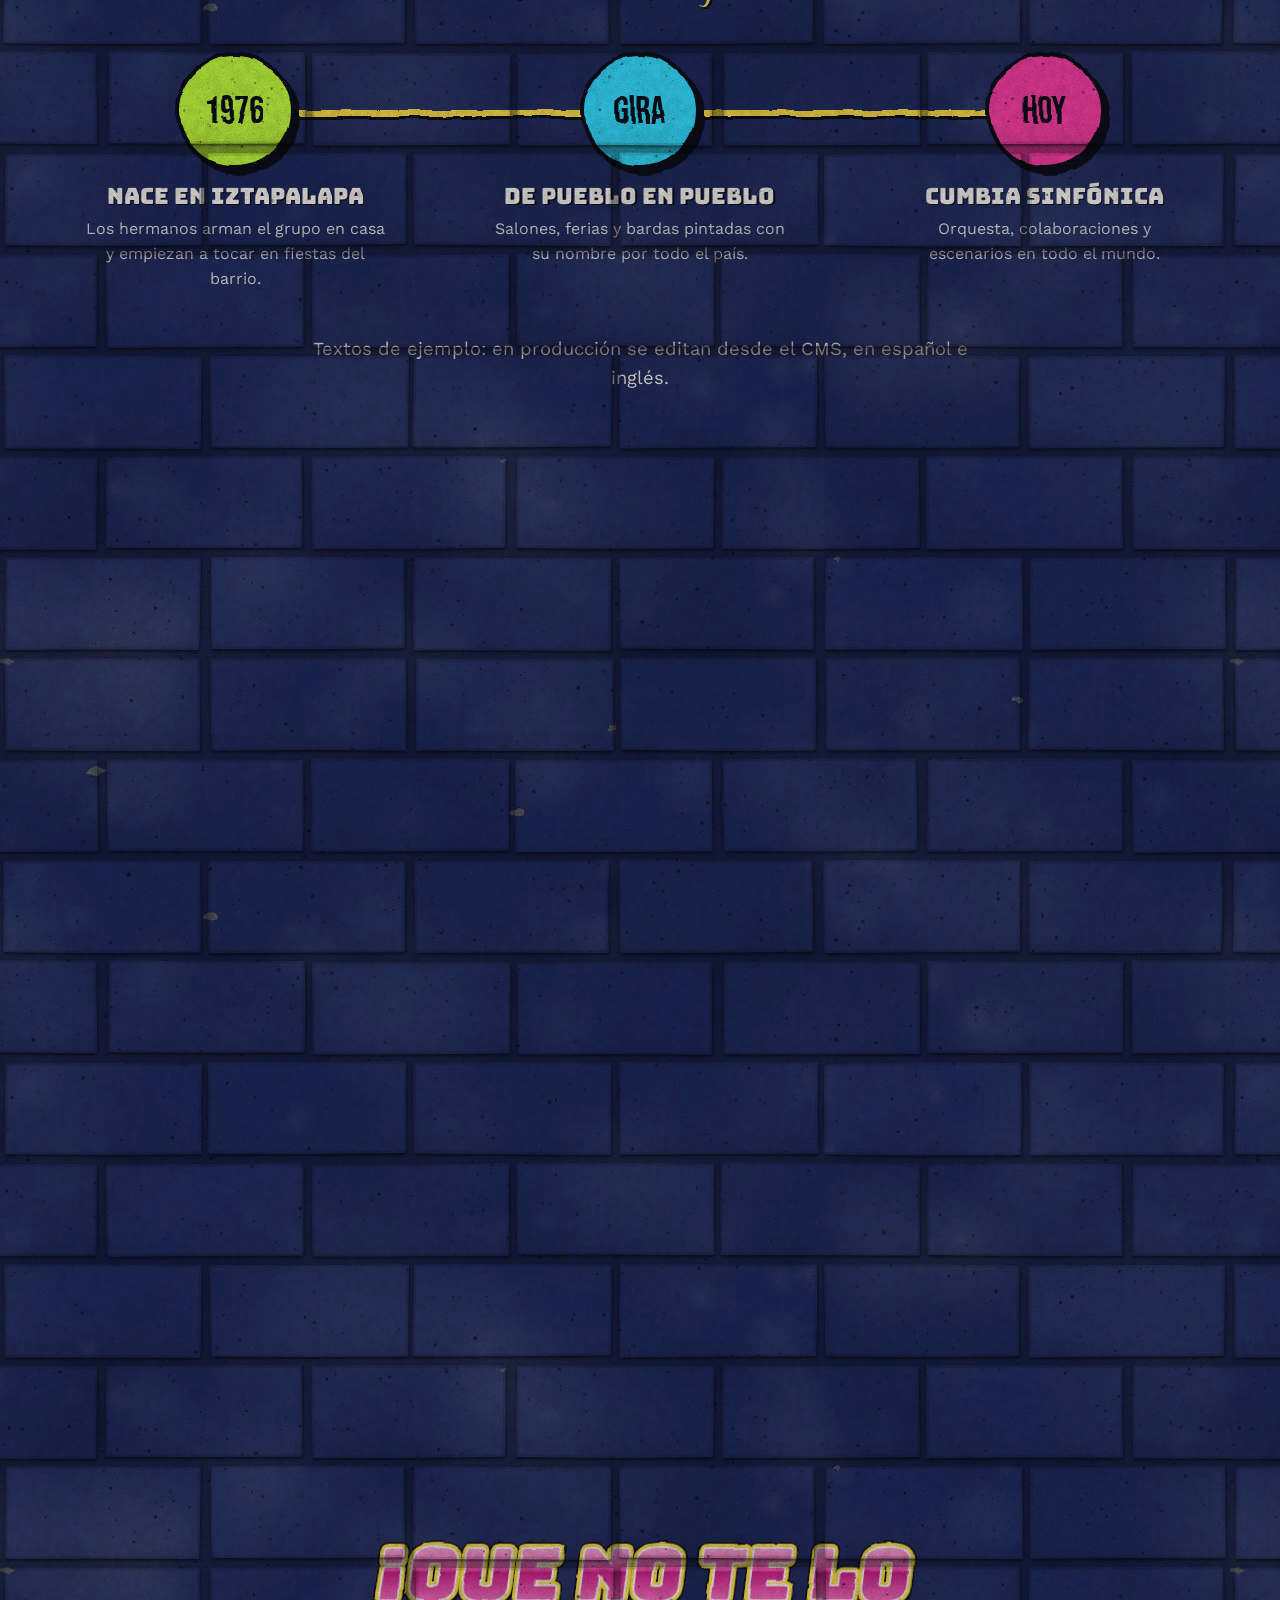
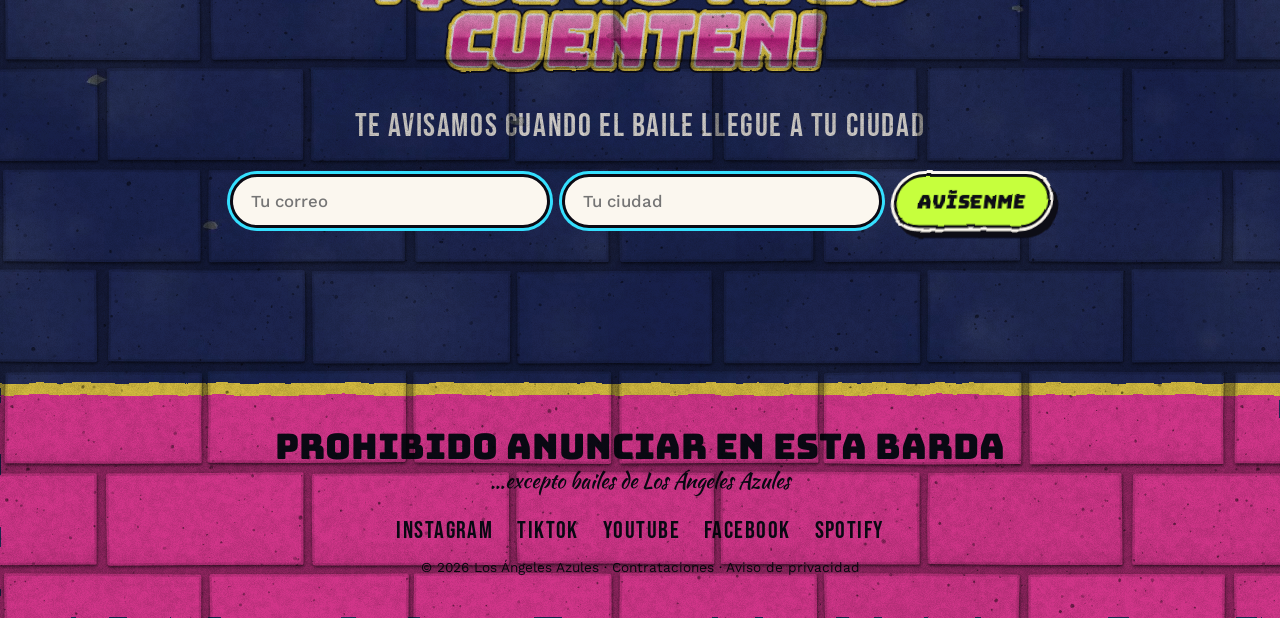
<file: propuesta/gran-baile.html>
<!doctype html>
<html lang="es">
<head>
<meta charset="utf-8">
<meta name="viewport" content="width=device-width,initial-scale=1">
<title>Los Ángeles Azules · Gran Baile</title>
<meta name="description" content="Propuesta C: barda de block pintada de noche, anuncio de baile con letra cromada sonidera.">
<link rel="preconnect" href="https://fonts.googleapis.com">
<link rel="preconnect" href="https://fonts.gstatic.com" crossorigin>
<link href="https://fonts.googleapis.com/css2?family=Bebas+Neue&family=DotGothic16&family=Bungee&family=Kaushan+Script&family=Work+Sans:wght@400;500;700&display=swap" rel="stylesheet">
<style>
:root{
  --k:#0b0a14; --noche:#1c2557; --rosa:#ff3fa4; --cian:#35e0ff; --lima:#c6ff3d; --naranja:#ff8a1f; --amarillo:#ffe14a; --blanco:#fbf7ef;
  --cromo:linear-gradient(180deg,#0d1f7a 0%,#2f6dff 22%,#9fd6ff 46%,#ffffff 49.5%,#7a2a8a 50.5%,#ff4fa8 66%,#ffb347 86%,#fff27a 100%);
  --oro:linear-gradient(180deg,#fff8c4 0%,#ffd84a 40%,#ffd84a 49%,#e88a12 51%,#ffb63d 78%,#fff0a0 100%);
  --neonrosa:linear-gradient(180deg,#ffd2ea 0%,#ff5bb5 48%,#d01f86 52%,#ff7ac4 100%);
  --neoncian:linear-gradient(180deg,#e8fdff 0%,#58e6ff 48%,#1a9ad8 52%,#7ff0ff 100%);
}
*{box-sizing:border-box;margin:0;padding:0}
html{scroll-behavior:smooth}
body{position:relative;background:var(--noche);color:var(--blanco);font-family:"Work Sans",system-ui,sans-serif;line-height:1.55;overflow-x:hidden}
body{--muro:url(assets/muro-c-color@1x.webp);--relieve:url(assets/muro-c-relieve@1x.webp);--tw:1230px;--th:909px;background:var(--noche) var(--muro) 0 0/var(--tw) var(--th)}
@media (max-width:760px){body{--tw:738px;--th:545px}}
.relieve{position:absolute;inset:0;pointer-events:none;z-index:40;mix-blend-mode:multiply}
.relieve{background:var(--relieve) 0 0/var(--tw) var(--th)}
/* luz de poste: ilumina la barda y lo pintado */
.luz{position:absolute;left:0;right:0;top:0;height:1500px;pointer-events:none;z-index:41;mix-blend-mode:screen;
  background:radial-gradient(ellipse 48% 42% at 78% 4%,rgba(255,190,110,.42),rgba(255,160,80,.16) 45%,transparent 75%),
             radial-gradient(ellipse 70% 60% at 50% 30%,rgba(120,140,255,.10),transparent 70%)}
.oscuro{position:absolute;inset:0;pointer-events:none;z-index:42;background:radial-gradient(ellipse 120% 70% at 50% 0,transparent 55%,rgba(5,6,20,.18))}
a{color:inherit}
img{max-width:100%;display:block}
.sr{position:absolute;width:1px;height:1px;overflow:hidden;clip:rect(0 0 0 0)}
:focus-visible{outline:4px dashed var(--lima);outline-offset:4px}

/* ---------- Rótulo cromado por capas ---------- */
.rotulo{--o:.07em;--b:var(--rosa);--l:#fff;--g:var(--cromo);--lh:.95em;
  display:grid;justify-items:center;text-align:center;font-family:"Bungee",sans-serif;font-weight:400;text-transform:uppercase;
  line-height:var(--lh);letter-spacing:.01em;padding:.16em .2em .3em;filter:url(#mano);transform:skewX(-7deg)}
.rotulo>span{grid-area:1/1;position:relative}
.r-sombra{color:var(--k);-webkit-text-stroke:calc(var(--o)*2.6) var(--k);
  text-shadow:.01em .01em 0 var(--k),.02em .02em 0 var(--k),.03em .03em 0 var(--k),.04em .04em 0 var(--k),.05em .05em 0 var(--k),.06em .06em 0 var(--k),.07em .07em 0 var(--k),.08em .08em 0 var(--k)}
.r-borde{color:var(--k);-webkit-text-stroke:calc(var(--o)*2.6) var(--k)}
.r-filo{color:var(--b);-webkit-text-stroke:calc(var(--o)*2) var(--b)}
.r-linea{color:var(--l);-webkit-text-stroke:calc(var(--o)*.7) var(--l)}
.r-relleno{background:var(--g) 0 -.05em/100% var(--lh) repeat-y;-webkit-background-clip:text;background-clip:text;color:transparent}
.rotulo.script{font-family:"Kaushan Script",cursive;text-transform:none;--o:.06em;--b:var(--k);--l:var(--k);--g:var(--neonrosa);--lh:1.15em;transform:rotate(-4deg);padding:.1em .3em .2em}
.rotulo.script .r-relleno{background-position:0 .2em}
.rotulo.script .r-sombra{text-shadow:.03em .04em 0 var(--k),.05em .06em 0 var(--k)}

.bebas{font-family:"Bebas Neue",sans-serif;letter-spacing:.04em;line-height:.95}
.kaushan{font-family:"Kaushan Script",cursive}
.neon{color:#fff;text-shadow:0 0 .06em #fff,0 0 .25em var(--c,var(--rosa)),0 0 .6em var(--c,var(--rosa))}
.pintado{color:var(--c,var(--amarillo));text-shadow:.05em .06em 0 var(--k);filter:url(#mano)}

.brillo{position:absolute;width:var(--s,40px);aspect-ratio:1;pointer-events:none;
  background:url("data:image/svg+xml,%3Csvg xmlns='http://www.w3.org/2000/svg' viewBox='0 0 40 40'%3E%3Cpath d='M20 0C21 14 26 19 40 20 26 21 21 26 20 40 19 26 14 21 0 20 14 19 19 14 20 0Z' fill='%23fff'/%3E%3C/svg%3E") center/contain no-repeat;
  filter:drop-shadow(0 0 6px rgba(255,255,255,.8))}

.boton{display:inline-block;font-family:"Bungee";font-size:clamp(1rem,1.6vw,1.2rem);text-transform:uppercase;text-decoration:none;color:var(--k);
  background:var(--lima);border:3px solid var(--k);padding:.55em 1.1em .45em;box-shadow:0 0 0 3px var(--blanco),6px 7px 0 3px var(--k);border-radius:999px;
  transform:skewX(-7deg);filter:url(#mano);transition:transform .15s;cursor:pointer}
.boton:hover{transform:skewX(-7deg) translateY(-3px)}
.boton.rosa{background:var(--rosa);color:#fff}.boton.cian{background:var(--cian)}.boton.amarillo{background:var(--amarillo)}.boton.naranja{background:var(--naranja)}

.envoltura{width:min(1180px,100% - 32px);margin-inline:auto}
section{position:relative;padding:clamp(60px,9vw,120px) 0}
.titular{text-align:center;margin-bottom:clamp(24px,4vw,44px);position:relative}
.titular .rotulo{font-size:clamp(2.6rem,7.4vw,6.2rem)}
.titular .sub{font-family:"Kaushan Script";font-size:clamp(1.3rem,2.6vw,2rem);color:var(--amarillo);text-shadow:.05em .06em 0 var(--k);filter:url(#mano)}

/* ---------- Tope ---------- */
.tope{display:flex;align-items:center;justify-content:space-between;gap:16px;padding:16px 0}
.tope .marca img{width:96px}
.tope nav{display:flex;flex-wrap:wrap;gap:6px 24px}
.tope nav a{font-family:"Bebas Neue";font-size:1.55rem;letter-spacing:.06em;text-decoration:none;filter:url(#mano)}
.tope nav a:nth-child(4n+1){color:var(--rosa)}.tope nav a:nth-child(4n+2){color:var(--cian)}.tope nav a:nth-child(4n+3){color:var(--lima)}.tope nav a:nth-child(4n){color:var(--amarillo)}
.tope nav a:hover{text-decoration:underline;text-underline-offset:5px}
.idioma{font-family:"Bebas Neue";font-size:1.4rem;letter-spacing:.06em}

/* ---------- Héroe: anuncio de baile ---------- */
.poste{position:absolute;right:0;top:78px;width:clamp(120px,16vw,210px);z-index:43;pointer-events:none}
.heroe{text-align:center;padding-top:clamp(10px,3vw,40px)}
.heroe .avisa{font-family:"Bebas Neue";font-size:clamp(1.3rem,2.6vw,2rem);letter-spacing:.2em;color:var(--blanco);text-shadow:.05em .06em 0 var(--k);filter:url(#mano)}
.heroe .gran{font-size:clamp(3.6rem,13vw,11rem)}
.heroe .amen{font-size:clamp(2rem,4.6vw,3.6rem);margin-top:-.25em}
.heroe .logo{width:min(440px,76vw);margin:-4px auto 0;filter:url(#mano) drop-shadow(6px 8px 0 rgba(11,10,20,.9))}
.cuando{margin-top:10px}
.cuando .dia{font-family:"Bebas Neue";font-size:clamp(2.8rem,8vw,6.4rem);line-height:.9;color:var(--amarillo);text-shadow:.03em .04em 0 var(--rosa),.06em .08em 0 var(--k);filter:url(#mano)}
.cuando .donde{font-family:"Bungee";font-size:clamp(1rem,2.2vw,1.6rem);color:var(--cian);text-shadow:.06em .07em 0 var(--k);filter:url(#mano)}
.heroe .ctas{display:flex;gap:22px;justify-content:center;flex-wrap:wrap;margin-top:30px}
.letrita{font-family:"Kaushan Script";font-size:clamp(1.05rem,1.8vw,1.35rem);color:var(--blanco);opacity:.92;margin-top:26px;text-shadow:.05em .06em 0 var(--k)}
.estrellas .brillo:nth-child(1){left:8%;top:22%;--s:46px}.estrellas .brillo:nth-child(2){right:12%;top:40%;--s:30px}
.estrellas .brillo:nth-child(3){left:16%;top:58%;--s:26px}.estrellas .brillo:nth-child(4){right:20%;top:12%;--s:22px}

/* ---------- Gira: carteles pintados ---------- */
.carteles{display:grid;grid-template-columns:repeat(3,1fr);gap:clamp(18px,3vw,34px)}
.cartel{position:relative;padding:22px 20px 24px;text-align:center;color:var(--k)}
.cartel::before{content:"";position:absolute;inset:0;z-index:-1;background:var(--p);border:4px solid var(--k);box-shadow:8px 9px 0 var(--k);filter:url(#orilla)}
.cartel::after{content:"";position:absolute;inset:9px;z-index:-1;border:2px dashed rgba(11,10,20,.55);filter:url(#orilla)}
.cartel .ciudad{font-family:"Bungee";font-size:clamp(1.15rem,2vw,1.5rem);line-height:1.05;margin-bottom:4px}
.cartel .num{font-family:"Bebas Neue";font-size:clamp(5rem,9vw,7.2rem);line-height:.8;color:#fff;-webkit-text-stroke:.03em var(--k);paint-order:stroke fill;text-shadow:.04em .05em 0 var(--k)}
.cartel .mes{font-family:"Kaushan Script";font-size:1.6rem;line-height:1}
.cartel .lugar{font-family:"Bebas Neue";font-size:1.35rem;letter-spacing:.06em;margin:6px 0 14px}
.cartel .boton{box-shadow:4px 5px 0 var(--k)}
.cartel .agotado{display:inline-block;font-family:"Bungee";font-size:1.15rem;color:#fff;background:var(--k);padding:.35em .9em;transform:rotate(-6deg)}
.filtros{display:flex;justify-content:center;gap:12px;flex-wrap:wrap;margin:-10px 0 30px}
.filtros button{font-family:"Bebas Neue";font-size:1.5rem;letter-spacing:.06em;background:none;border:0;color:var(--blanco);cursor:pointer;padding:.1em .5em;opacity:.6}
.filtros button[aria-pressed="true"]{opacity:1;color:var(--lima);text-decoration:underline;text-decoration-thickness:3px;text-underline-offset:6px}
.nota{text-align:center;font-size:.85rem;opacity:.7;margin-top:22px}

/* ---------- Música ---------- */
.estreno{display:grid;grid-template-columns:1.15fr .85fr;gap:clamp(24px,5vw,64px);align-items:center}
.estreno .izq{text-align:center;position:relative}
.estrella-precio{display:inline-grid;place-items:center;width:clamp(120px,14vw,160px);aspect-ratio:1;color:var(--k);font-family:"Bungee";font-size:clamp(1rem,1.7vw,1.3rem);line-height:1;transform:rotate(-12deg);
  background:url("data:image/svg+xml,%3Csvg xmlns='http://www.w3.org/2000/svg' viewBox='0 0 100 100'%3E%3Cpath d='M50 2 58 20 76 8 75 29 96 26 84 43 100 52 82 61 92 79 72 77 70 98 55 84 44 100 37 80 18 90 21 70 1 66 16 51 3 34 24 32 21 11 40 20Z' fill='%23ffe14a' stroke='%230b0a14' stroke-width='3'/%3E%3C/svg%3E") center/contain no-repeat;filter:url(#mano)}
.estreno .titulo{font-size:clamp(5rem,15vw,12rem);--g:var(--oro);--b:var(--cian)}
.estreno .con{font-size:clamp(2.2rem,5vw,3.8rem);--g:var(--neoncian);margin-top:-.4em}
.plataformas{display:flex;flex-wrap:wrap;gap:16px;justify-content:center;margin-top:26px}
.discos{position:relative;padding:28px 26px;color:var(--k)}
.discos::before{content:"";position:absolute;inset:0;z-index:-1;background:var(--blanco);border:4px solid var(--k);box-shadow:8px 9px 0 var(--rosa),8px 9px 0 3px var(--k);filter:url(#orilla);border-radius:6px}
.discos h3{font-family:"Bungee";font-weight:400;font-size:clamp(1.6rem,3vw,2.2rem);line-height:1;color:var(--rosa);text-shadow:.05em .06em 0 var(--k);transform:skewX(-7deg)}
.discos ul{list-style:none;margin-top:10px}
.discos li a{display:flex;justify-content:space-between;gap:10px;align-items:baseline;padding:10px 0;border-bottom:2px dashed rgba(11,10,20,.3);text-decoration:none}
.discos li:last-child a{border:0}
.discos li span{font-family:"Kaushan Script";font-size:clamp(1.25rem,2.2vw,1.6rem);line-height:1.1}
.discos li em{font-style:normal;font-family:"Bebas Neue";font-size:1.2rem;letter-spacing:.06em;white-space:nowrap;color:#1b49c9}

/* ---------- Video ---------- */
.video-grid{display:grid;grid-template-columns:1.5fr 1fr;gap:clamp(20px,4vw,48px);align-items:center}
.pantalla{position:relative;z-index:45;aspect-ratio:16/9;background:#05050c;border:6px solid var(--k);border-radius:10px;overflow:hidden;display:grid;place-items:center;
  box-shadow:0 0 0 5px var(--rosa),0 0 0 9px var(--k),0 0 50px rgba(255,63,164,.45)}
.pantalla::before{content:"";position:absolute;inset:0;background:radial-gradient(circle at 28% 30%,#2b2a8f,transparent 60%),radial-gradient(circle at 76% 72%,#8a1660,transparent 55%)}
.pantalla .play{position:relative;width:92px;height:92px;border-radius:50%;background:var(--lima);border:4px solid var(--k);display:grid;place-items:center;cursor:pointer;box-shadow:5px 6px 0 var(--k)}
.pantalla .play::after{content:"";border-left:28px solid var(--k);border-top:17px solid transparent;border-bottom:17px solid transparent;margin-left:8px}
.pantalla .t{position:absolute;left:0;right:0;bottom:12px;text-align:center;font-family:"Kaushan Script";font-size:clamp(1.6rem,3.4vw,2.6rem)}
.videos{list-style:none}
.videos button{width:100%;text-align:left;background:none;border:0;cursor:pointer;padding:12px 0;border-bottom:2px solid rgba(251,247,239,.25);color:var(--blanco);font:inherit}
.videos small{display:block;font-family:"Bebas Neue";letter-spacing:.1em;font-size:1.1rem;color:var(--cian)}
.videos b{display:block;font-family:"Bungee";font-weight:400;font-size:clamp(1.05rem,2vw,1.4rem);line-height:1.15;text-shadow:.05em .06em 0 var(--k)}
.videos button[aria-current="true"] b{color:var(--lima)}
.videos button[aria-current="true"] b::before{content:"▶ "}

/* ---------- Historia ---------- */
.linea-tiempo{display:grid;grid-template-columns:repeat(3,1fr);gap:clamp(16px,3vw,34px);position:relative;text-align:center}
.linea-tiempo::before{content:"";position:absolute;left:12%;right:12%;top:58px;height:6px;background:var(--amarillo);box-shadow:0 3px 0 var(--k);filter:url(#orilla)}
.hito .bola{width:118px;height:118px;margin:0 auto 14px;border-radius:50%;display:grid;place-items:center;position:relative;background:var(--c);border:4px solid var(--k);box-shadow:5px 6px 0 var(--k);filter:url(#orilla)}
.hito .bola b{font-family:"Bebas Neue";font-weight:400;font-size:2.4rem;color:var(--k)}
.hito h3{font-family:"Bungee";font-weight:400;font-size:clamp(1.1rem,2vw,1.4rem);line-height:1.1;text-shadow:.05em .06em 0 var(--k)}
.hito p{max-width:30ch;margin:8px auto 0;font-size:1rem;opacity:.92}
.historia-texto{max-width:64ch;margin:44px auto 0;text-align:center;font-size:clamp(1.02rem,1.6vw,1.15rem)}

/* ---------- Tienda ---------- */
.productos{display:grid;grid-template-columns:repeat(3,1fr);gap:clamp(18px,3vw,34px)}
.producto{position:relative;display:block;text-decoration:none;text-align:center;padding:22px 18px 26px;color:var(--k)}
.producto::before{content:"";position:absolute;inset:0;z-index:-1;background:var(--p);border:4px solid var(--k);box-shadow:7px 8px 0 var(--k);filter:url(#orilla);border-radius:14px}
.producto svg{width:100%;max-width:200px;height:auto;margin:0 auto 6px;filter:url(#mano)}
.producto h3{font-family:"Bungee";font-weight:400;font-size:clamp(1rem,1.9vw,1.35rem);line-height:1.1}
.producto .precio{display:inline-block;font-family:"Bebas Neue";font-size:2.1rem;line-height:1;margin-top:6px;color:#fff;-webkit-text-stroke:.03em var(--k);paint-order:stroke fill;text-shadow:.05em .05em 0 var(--k)}
.tienda-pie{text-align:center;margin-top:34px}
.tienda-pie p{font-family:"Kaushan Script";font-size:clamp(1.3rem,2.6vw,2rem);color:var(--amarillo);text-shadow:.05em .06em 0 var(--k);margin-bottom:16px}

/* ---------- Aviso ---------- */
.aviso{text-align:center;max-width:820px;margin:0 auto}
.aviso .intro{font-family:"Bebas Neue";font-size:clamp(1.4rem,2.8vw,2rem);letter-spacing:.05em;margin:0 0 22px}
.forma{display:grid;grid-template-columns:1fr 1fr auto;gap:12px;position:relative;z-index:45}
.forma input{font:500 1.05rem "Work Sans";padding:14px 18px;border:3px solid var(--k);background:var(--blanco);color:var(--k);border-radius:999px;min-width:0;box-shadow:0 0 0 3px var(--cian)}
.forma .ok-msj{display:none}
.forma.ok>*{display:none}
.forma.ok .ok-msj{display:block;grid-column:1/-1;font-family:"Kaushan Script";font-size:2rem;color:var(--lima)}

/* ---------- Pie ---------- */
.guardapolvo{position:relative;margin-top:40px;padding:46px 0 calc(40px + env(safe-area-inset-bottom));text-align:center;color:var(--k)}
.guardapolvo::before{content:"";position:absolute;inset:0;z-index:-1;background:var(--rosa);filter:url(#orilla)}
.guardapolvo::after{content:"";position:absolute;left:0;right:0;top:0;height:12px;z-index:-1;background:var(--amarillo);filter:url(#orilla)}
.guardapolvo .prohibido{font-family:"Bungee";font-size:clamp(1.2rem,3vw,2.2rem);line-height:1.05}
.guardapolvo .prohibido small{display:block;font-family:"Kaushan Script";font-size:.6em;margin-top:4px}
.redes{display:flex;justify-content:center;flex-wrap:wrap;gap:8px 24px;margin:20px 0 8px}
.redes a{font-family:"Bebas Neue";font-size:1.5rem;letter-spacing:.06em;text-decoration:none}
.legal{font-size:.85rem}

.tabbar{display:none}
@media (max-width:760px){
  .tope nav,.tope .idioma{display:none}
  .tope .marca img{width:78px}
  .poste{width:84px;top:0}
  .carteles{grid-template-columns:none;grid-auto-flow:column;grid-auto-columns:78%;overflow-x:auto;scroll-snap-type:x mandatory;padding:6px 16px 22px;margin:0 -16px;scrollbar-width:none}
  .cartel{scroll-snap-align:center}
  .estreno,.video-grid{grid-template-columns:1fr}
  .linea-tiempo{grid-template-columns:1fr;gap:30px}
  .linea-tiempo::before{left:50%;right:auto;width:6px;top:0;bottom:0;height:auto;transform:translateX(-50%)}
  .hito{background:transparent}
  .productos{grid-template-columns:1fr 1fr}
  .productos .producto:last-child{grid-column:1/-1}
  .forma{grid-template-columns:1fr}
  body{padding-bottom:78px}
  .tabbar{display:grid;grid-template-columns:repeat(5,1fr);position:fixed;left:0;right:0;bottom:0;z-index:60;background:var(--k);border-top:3px solid var(--rosa);padding:7px 4px calc(7px + env(safe-area-inset-bottom))}
  .tabbar a{display:flex;flex-direction:column;align-items:center;gap:1px;text-decoration:none;font-family:"Bebas Neue";letter-spacing:.06em;font-size:1.05rem;color:var(--blanco)}
  .tabbar a i{font-style:normal;font-size:1.2rem;line-height:1;color:var(--cian)}
  .tabbar .sello{margin-top:-28px}
  .tabbar .sello i{width:58px;height:58px;border-radius:50%;background:var(--lima);color:var(--k);border:3px solid var(--k);box-shadow:0 0 0 3px var(--rosa);display:grid;place-items:center;font-size:1.5rem}
}
@media (prefers-reduced-motion:reduce){html{scroll-behavior:auto}.boton{transition:none}}
/* ---- celular: modo ligero (ver nota en barda-blanca.html) ---- */
@media (max-width:760px),(pointer:coarse){
  .relieve,.luz,.oscuro{display:none}
  body{background-image:radial-gradient(ellipse 70% 600px at 85% 0,rgba(255,190,110,.32),rgba(255,160,80,.1) 50%,transparent 80%),var(--relieve),var(--muro);
    background-size:100% 1200px,var(--tw) var(--th),var(--tw) var(--th);background-repeat:no-repeat,repeat,repeat;background-blend-mode:screen,multiply,normal}
  *,*::before,*::after{filter:none!important}
  .vida .poste .foco{animation:none}
}

</style>
<link rel="stylesheet" href="assets/vida.css">
<style>
/* ---- vida C ---- */
.marquesina{position:relative;background:#07060d;border:5px solid var(--k);box-shadow:0 0 0 4px #3a3a46,0 0 0 8px var(--k),0 0 40px rgba(255,180,60,.25);border-radius:6px;
  margin:28px auto 0;width:min(980px,100% - 32px);padding:.45em 0 .35em;font-family:"DotGothic16",monospace;font-size:clamp(1.3rem,2.8vw,2.1rem);letter-spacing:.08em;text-transform:uppercase;color:#ffc93a;
  text-shadow:0 0 4px #ffb100,0 0 14px rgba(255,150,0,.7);z-index:45}
.marquesina::after{content:"";position:absolute;inset:0;pointer-events:none;background:
  repeating-linear-gradient(90deg,rgba(7,6,13,.75) 0 1px,transparent 1px 4px),repeating-linear-gradient(0deg,rgba(7,6,13,.75) 0 1px,transparent 1px 4px)}
.marquesina b{color:#ff4fb0;font-weight:400;text-shadow:0 0 4px #ff2f9a,0 0 14px rgba(255,47,154,.7)}
.marquesina i{font-style:normal;color:#46e6ff;text-shadow:0 0 4px #1fd0ff,0 0 14px rgba(31,208,255,.7)}
.vida .luz{animation:v-parpadea 9s linear infinite}
.vida .poste .foco{animation:v-parpadea 9s linear infinite}
.vida .brillo{animation:v-brilla 2.6s ease-in-out infinite}
.vida .brillo:nth-child(2){animation-delay:.7s}.vida .brillo:nth-child(3){animation-delay:1.3s}.vida .brillo:nth-child(4){animation-delay:1.9s}
.vida .heroe .logo.visto{animation:v-sello .8s cubic-bezier(.2,.8,.2,1) var(--d) backwards,v-flota 5s ease-in-out 1.6s infinite}
.vida .estrella-precio.visto{animation:v-gira 1s cubic-bezier(.2,.8,.2,1) var(--d) backwards,v-mece 1.6s ease-in-out 1.2s infinite alternate}
.vida .pantalla .t{animation:v-parpadea 4s linear infinite}
.vida .pantalla .play{animation:v-late 2.4s ease-in-out infinite}
.vida .cartel .agotado{animation:v-late 3s ease-in-out infinite}
.cartel,.producto{transition:translate .2s,rotate .2s}
.cartel:hover{translate:0 -10px;rotate:-1.5deg}.producto:hover{translate:0 -8px;rotate:1.5deg}
.vida .producto:hover svg{animation:v-zarandea .6s ease-in-out}
.vida .hito .bola{animation:v-late 3.6s ease-in-out infinite}
.vida .hito:nth-child(2) .bola{animation-delay:1.2s}.vida .hito:nth-child(3) .bola{animation-delay:2.4s}
</style>
</head>
<body>
<svg width="0" height="0" style="position:absolute" aria-hidden="true">
  <filter id="mano" x="-5%" y="-10%" width="110%" height="120%"><feTurbulence type="fractalNoise" baseFrequency=".045" numOctaves="2" seed="7"/><feDisplacementMap in="SourceGraphic" scale="2.6" xChannelSelector="R" yChannelSelector="G"/></filter>
  <filter id="orilla" x="-3%" y="-3%" width="106%" height="106%"><feTurbulence type="fractalNoise" baseFrequency=".03" numOctaves="3" seed="2"/><feDisplacementMap in="SourceGraphic" scale="5" xChannelSelector="R" yChannelSelector="G"/></filter>
</svg>

<!-- poste de luz -->
<svg class="poste" viewBox="0 0 200 230" aria-hidden="true">
  <defs><radialGradient id="foco" cx=".5" cy=".3" r=".7"><stop offset="0" stop-color="#fff6d8"/><stop offset=".5" stop-color="#ffcf7a"/><stop offset="1" stop-color="#e98a2c"/></radialGradient></defs>
  <path d="M196 0v40c0 10-8 16-18 16H118" fill="none" stroke="#2a2a33" stroke-width="9" stroke-linecap="round"/>
  <path d="M70 52h80l-10 26H80Z" fill="#3a3a44" stroke="#15151b" stroke-width="3"/>
  <g class="foco"><ellipse cx="110" cy="80" rx="30" ry="8" fill="url(#foco)"/>
  <ellipse cx="110" cy="80" rx="46" ry="14" fill="#ffd38a" opacity=".25"/></g>
</svg>

<div class="envoltura">
  <header class="tope">
    <a class="marca" href="#inicio"><img src="assets/logo-laa.webp" alt="Los Ángeles Azules, inicio"></a>
    <nav aria-label="Principal"><a href="#gira">Gira</a><a href="#musica">Música</a><a href="#video">Video</a><a href="#historia">Historia</a><a href="#tienda">Tienda</a><a href="#aviso">Avisos</a></nav>
    <div class="idioma"><b>ES</b> / <a href="#">EN</a></div>
  </header>
</div>

<main>
<section id="inicio" class="heroe">
  <div class="estrellas" aria-hidden="true"><i class="brillo"></i><i class="brillo"></i><i class="brillo"></i><i class="brillo"></i></div>
  <div class="envoltura">
    <h1 class="sr">Los Ángeles Azules: próximo baile</h1>
    <p class="avisa">★ La empresa se complace en invitarle al ★</p>
    <p class="rotulo gran" aria-hidden="true">¡Gran Baile!</p>
    <p class="rotulo script amen">amenizado por</p>
    <img class="logo" src="assets/logo-laa.webp" alt="Los Ángeles Azules">
    <div class="cuando">
      <p class="dia" id="h-dia">Sábado 4 de abril</p>
      <p class="donde" id="h-donde">Auditorio Nacional · Ciudad de México</p>
    </div>
    <div class="ctas"><a class="boton" href="#">Boletos ya ☛</a><a class="boton rosa" href="#gira">Ver toda la gira</a></div>
    <p class="letrita">Se aceptan parejas, solteros, comadres y compadres. ¡No falte!</p>
  </div>
  <div class="marquesina cinta" id="marquesina" aria-hidden="true"></div>
</section>

<section id="gira">
  <div class="envoltura">
    <div class="titular"><h2 class="rotulo" style="--g:var(--neoncian);--b:var(--rosa)">La gira</h2><p class="sub">¿Cuándo llegan a tu ciudad?</p></div>
    <div class="filtros" role="group" aria-label="Filtrar por país"><button aria-pressed="true" data-f="todos">Todas</button><button aria-pressed="false" data-f="mx">México</button><button aria-pressed="false" data-f="us">Estados Unidos</button></div>
    <div class="carteles" id="carteles"></div>
    <p class="nota">Fechas ilustrativas · en producción se actualizan solas (Bandsintown) y el anuncio de arriba siempre muestra el próximo baile</p>
  </div>
</section>

<section id="musica">
  <div class="envoltura estreno">
    <div class="izq">
      <span class="estrella-precio">¡Estreno!</span>
      <h2 class="rotulo titulo">Pa’ Él</h2>
      <p class="rotulo script con">con Tini</p>
      <div class="plataformas"><a class="boton" href="#">Spotify</a><a class="boton rosa" href="#">Apple Music</a><a class="boton amarillo" href="#">YouTube</a><a class="boton cian" href="#">Amazon</a></div>
    </div>
    <div class="discos"><h3>Y también:</h3><ul id="hay"></ul></div>
  </div>
</section>

<section id="video">
  <div class="envoltura">
    <div class="titular"><h2 class="rotulo" style="--g:var(--neonrosa);--b:var(--cian)">Pantalla</h2><p class="sub">Videos, en vivo y detrás del baile</p></div>
    <div class="video-grid">
      <div class="pantalla"><button class="play" aria-label="Reproducir video"></button><p class="t neon" id="pantalla-t" style="--c:var(--rosa)">Pa’ Él</p></div>
      <ol class="videos" id="videos"></ol>
    </div>
  </div>
</section>

<section id="historia">
  <div class="envoltura">
    <div class="titular"><h2 class="rotulo" style="--g:var(--oro);--b:var(--rosa)">La historia</h2><p class="sub">De los hermanos Mejía Avante</p></div>
    <div class="linea-tiempo">
      <div class="hito"><div class="bola" style="--c:var(--lima)"><b>1976</b></div><h3>Nace en Iztapalapa</h3><p>Los hermanos arman el grupo en casa y empiezan a tocar en fiestas del barrio.</p></div>
      <div class="hito"><div class="bola" style="--c:var(--cian)"><b>Gira</b></div><h3>De pueblo en pueblo</h3><p>Salones, ferias y bardas pintadas con su nombre por todo el país.</p></div>
      <div class="hito"><div class="bola" style="--c:var(--rosa)"><b>Hoy</b></div><h3>Cumbia sinfónica</h3><p>Orquesta, colaboraciones y escenarios en todo el mundo.</p></div>
    </div>
    <p class="historia-texto">Textos de ejemplo: en producción se editan desde el CMS, en español e inglés.</p>
  </div>
</section>

<section id="tienda">
  <div class="envoltura">
    <div class="titular"><h2 class="rotulo" style="--g:var(--cromo);--b:var(--lima)">La tiendita</h2><p class="sub">Lo oficial, directo de la banda</p></div>
    <div class="productos">
      <a class="producto" href="#" style="--p:var(--cian)">
        <svg viewBox="0 0 200 170" aria-hidden="true"><path d="M62 18 30 30 8 66l26 14 12-18v96h108V62l12 18 26-14-22-36-32-12c-6 14-20 22-38 22S68 32 62 18Z" fill="#1c2557" stroke="#0b0a14" stroke-width="5" stroke-linejoin="round"/><text x="100" y="114" text-anchor="middle" font-family="Kaushan Script" font-size="26" fill="#ff3fa4">Azules</text></svg>
        <h3>Playera de gira</h3><span class="precio">$450</span></a>
      <a class="producto" href="#" style="--p:var(--amarillo)">
        <svg viewBox="0 0 200 170" aria-hidden="true"><path d="M38 104c0-44 28-72 64-72s62 28 62 70Z" fill="#ff3fa4" stroke="#0b0a14" stroke-width="5"/><path d="M26 104h170c4 14-10 22-28 22H40c-12 0-18-10-14-22Z" fill="#1c2557" stroke="#0b0a14" stroke-width="5" stroke-linejoin="round"/><circle cx="102" cy="30" r="7" fill="#0b0a14"/><text x="100" y="88" text-anchor="middle" font-family="Bungee" font-size="20" fill="#fff">LAA</text></svg>
        <h3>Gorra bordada</h3><span class="precio">$380</span></a>
      <a class="producto" href="#" style="--p:var(--lima)">
        <svg viewBox="0 0 200 170" aria-hidden="true"><circle cx="100" cy="85" r="74" fill="#0b0a14"/><circle cx="100" cy="85" r="60" fill="none" stroke="#2c2b38" stroke-width="2"/><circle cx="100" cy="85" r="46" fill="none" stroke="#2c2b38" stroke-width="2"/><circle cx="100" cy="85" r="28" fill="#ff3fa4" stroke="#0b0a14" stroke-width="4"/><circle cx="100" cy="85" r="5" fill="#fbf7ef"/></svg>
        <h3>Disco de vinil</h3><span class="precio">$690</span></a>
    </div>
    <div class="tienda-pie"><p>Envíos a México y Estados Unidos</p><a class="boton amarillo" href="#">Entrar a la tienda ☛</a></div>
  </div>
</section>

<section id="aviso">
  <div class="envoltura aviso">
    <div class="titular" style="margin-bottom:6px"><h2 class="rotulo" style="--g:var(--neonrosa);--b:var(--amarillo);font-size:clamp(2rem,5.6vw,4.4rem)">¡Que no te lo cuenten!</h2></div>
    <p class="intro">Te avisamos cuando el baile llegue a tu ciudad</p>
    <form class="forma" id="forma" novalidate>
      <label class="sr" for="correo">Correo</label><input id="correo" type="email" placeholder="Tu correo" autocomplete="email">
      <label class="sr" for="ciudad">Ciudad</label><input id="ciudad" placeholder="Tu ciudad" autocomplete="address-level2">
      <button class="boton" type="submit">Avísenme</button>
      <p class="ok-msj">¡Listo! Nos vemos en el baile.</p>
    </form>
  </div>
</section>
</main>

<footer class="guardapolvo">
  <div class="envoltura">
    <p class="prohibido">Prohibido anunciar en esta barda<small>…excepto bailes de Los Ángeles Azules</small></p>
    <nav class="redes" aria-label="Redes"><a href="#">Instagram</a><a href="#">TikTok</a><a href="#">YouTube</a><a href="#">Facebook</a><a href="#">Spotify</a></nav>
    <p class="legal">© 2026 Los Ángeles Azules · Contrataciones · Aviso de privacidad</p>
  </div>
</footer>

<nav class="tabbar" aria-label="Navegación móvil">
  <a href="#inicio"><i>★</i>Baile</a><a href="#gira"><i>◆</i>Gira</a><a class="sello" href="#tienda"><i>$</i>Tienda</a><a href="#musica"><i>♫</i>Música</a><a href="#video"><i>▶</i>Video</a>
</nav>

<div class="relieve" aria-hidden="true"></div>
<div class="luz" aria-hidden="true"></div>
<div class="oscuro" aria-hidden="true"></div>

<script src="assets/barda.js"></script>
<script src="assets/vida.js"></script>
<script>
Barda.rotulos();
// la barda ya viene pre-generada en assets/muro-c-*.webp (se hizo con Barda() una sola vez)

const fechas=[
 {d:'14',m:'Marzo',dia:'Sábado',c:'Los Ángeles, Cal.',v:'Arena principal',p:'us'},
 {d:'21',m:'Marzo',dia:'Sábado',c:'Houston, Tex.',v:'Pabellón del rodeo',p:'us'},
 {d:'28',m:'Marzo',dia:'Sábado',c:'Chicago, Ill.',v:'Teatro del lago',p:'us',ago:true},
 {d:'04',m:'Abril',dia:'Sábado',c:'Ciudad de México',v:'Auditorio Nacional',p:'mx'},
 {d:'11',m:'Abril',dia:'Sábado',c:'Guadalajara, Jal.',v:'Arena de la ciudad',p:'mx'},
 {d:'18',m:'Abril',dia:'Sábado',c:'Nueva York, N.Y.',v:'Salón de conciertos',p:'us'}];
const colores=['var(--amarillo)','var(--rosa)','var(--lima)','var(--cian)','var(--naranja)','#b88cff'];
const cont=document.getElementById('carteles');
function pinta(f){cont.innerHTML=fechas.filter(x=>f==='todos'||x.p===f).map((x,i)=>`
  <article class="cartel" style="--p:${colores[i%colores.length]}">
    <p class="ciudad">${x.c}</p><p class="num">${x.d}</p><p class="mes">de ${x.m}</p><p class="lugar">${x.v}</p>
    ${x.ago?'<span class="agotado">¡Agotado!</span>':'<a class="boton amarillo" href="#">Boletos ☛</a>'}
  </article>`).join('');}
pinta('todos');
Vida.cinta(document.getElementById('marquesina'),'<i>★ Próximos bailes ★</i> '+fechas.map(x=>`${x.c} <b>${x.d} ${x.m.slice(0,3)}</b>`).join(' · ')+' <i>★ ¡Boletos ya! ★</i> ');
document.querySelectorAll('.filtros button').forEach(b=>b.addEventListener('click',()=>{
  document.querySelectorAll('.filtros button').forEach(o=>o.setAttribute('aria-pressed','false'));b.setAttribute('aria-pressed','true');pinta(b.dataset.f);Vida.refresca();}));
// el anuncio del héroe siempre muestra el próximo baile
const prox=fechas.find(f=>!f.ago);
document.getElementById('h-dia').textContent=`${prox.dia} ${+prox.d} de ${prox.m.toLowerCase()}`;
document.getElementById('h-donde').textContent=`${prox.v} · ${prox.c}`;

const hay=[['Se Agradece','disco nuevo'],['Ruta 40','caja especial'],['Puras colaboraciones','playlist'],['Los clásicos de siempre','éxitos'],['Discos de vinil','en la tienda']];
document.getElementById('hay').innerHTML=hay.map(h=>`<li><a href="#"><span>${h[0]}</span><em>${h[1]} ▶</em></a></li>`).join('');

const vids=[{n:'Estreno',t:'Pa’ Él con Tini'},{n:'Disco nuevo',t:'Se Agradece'},{n:'En vivo',t:'Desde el Auditorio'},{n:'Detrás del baile',t:'Así se pinta una barda'}];
const ol=document.getElementById('videos');
ol.innerHTML=vids.map((v,i)=>`<li><button ${i?'':'aria-current="true"'} data-i="${i}"><small>${v.n}</small><b>${v.t}</b></button></li>`).join('');
ol.addEventListener('click',e=>{const b=e.target.closest('button');if(!b)return;
  ol.querySelectorAll('button').forEach(x=>x.removeAttribute('aria-current'));b.setAttribute('aria-current','true');
  document.getElementById('pantalla-t').textContent=vids[b.dataset.i].t.split(' con ')[0];});

document.getElementById('forma').addEventListener('submit',e=>{e.preventDefault();
  const c=document.getElementById('correo');if(!c.value.includes('@')){c.focus();c.style.borderColor='var(--rosa)';return;}
  e.target.classList.add('ok');});

Vida([
 {s:'.tope nav a',t:'sube',paso:.04},
 {s:'.heroe .avisa',t:'sube',base:0},
 {s:'.heroe .gran',t:'pinta',base:.1},
 {s:'.heroe .amen',t:'pinta',base:.6},
 {s:'.heroe .logo',t:'sello',base:.75},
 {s:'.cuando .dia',t:'lado',base:.9},
 {s:'.cuando .donde',t:'lado-der',base:1},
 {s:'.heroe .ctas .boton',t:'sello',base:1.05,paso:.1},
 {s:'.letrita',t:'sube',base:1.2},
 {s:'.marquesina',t:'sube',base:1.2},
 {s:'.titular .rotulo',t:'pinta'},
 {s:'.titular .sub',t:'sube',base:.8},
 {s:'.filtros',t:'sube',base:.3},
 {s:'.cartel',t:'sube',paso:.1},
 {s:'.estrella-precio',t:'gira'},
 {s:'.estreno .titulo',t:'pinta',base:.3},
 {s:'.estreno .con',t:'pinta',base:1.1},
 {s:'.plataformas .boton',t:'sello',base:1.4,paso:.12},
 {s:'.discos',t:'lado-der',base:.2},
 {s:'.discos li',t:'sube',base:.5,paso:.08},
 {s:'.pantalla',t:'sube',base:.2},
 {s:'.videos li',t:'lado-der',base:.3,paso:.1},
 {s:'.hito',t:'sello',base:.2,paso:.25},
 {s:'.historia-texto',t:'sube',base:.5},
 {s:'.producto',t:'sube',paso:.14},
 {s:'.tienda-pie',t:'sube',base:.2},
 {s:'.aviso .intro',t:'sube',base:.3},
 {s:'.forma',t:'sube',base:.45},
 {s:'.guardapolvo .prohibido',t:'sello'}
]);
</script>
</body>
</html>
</file>
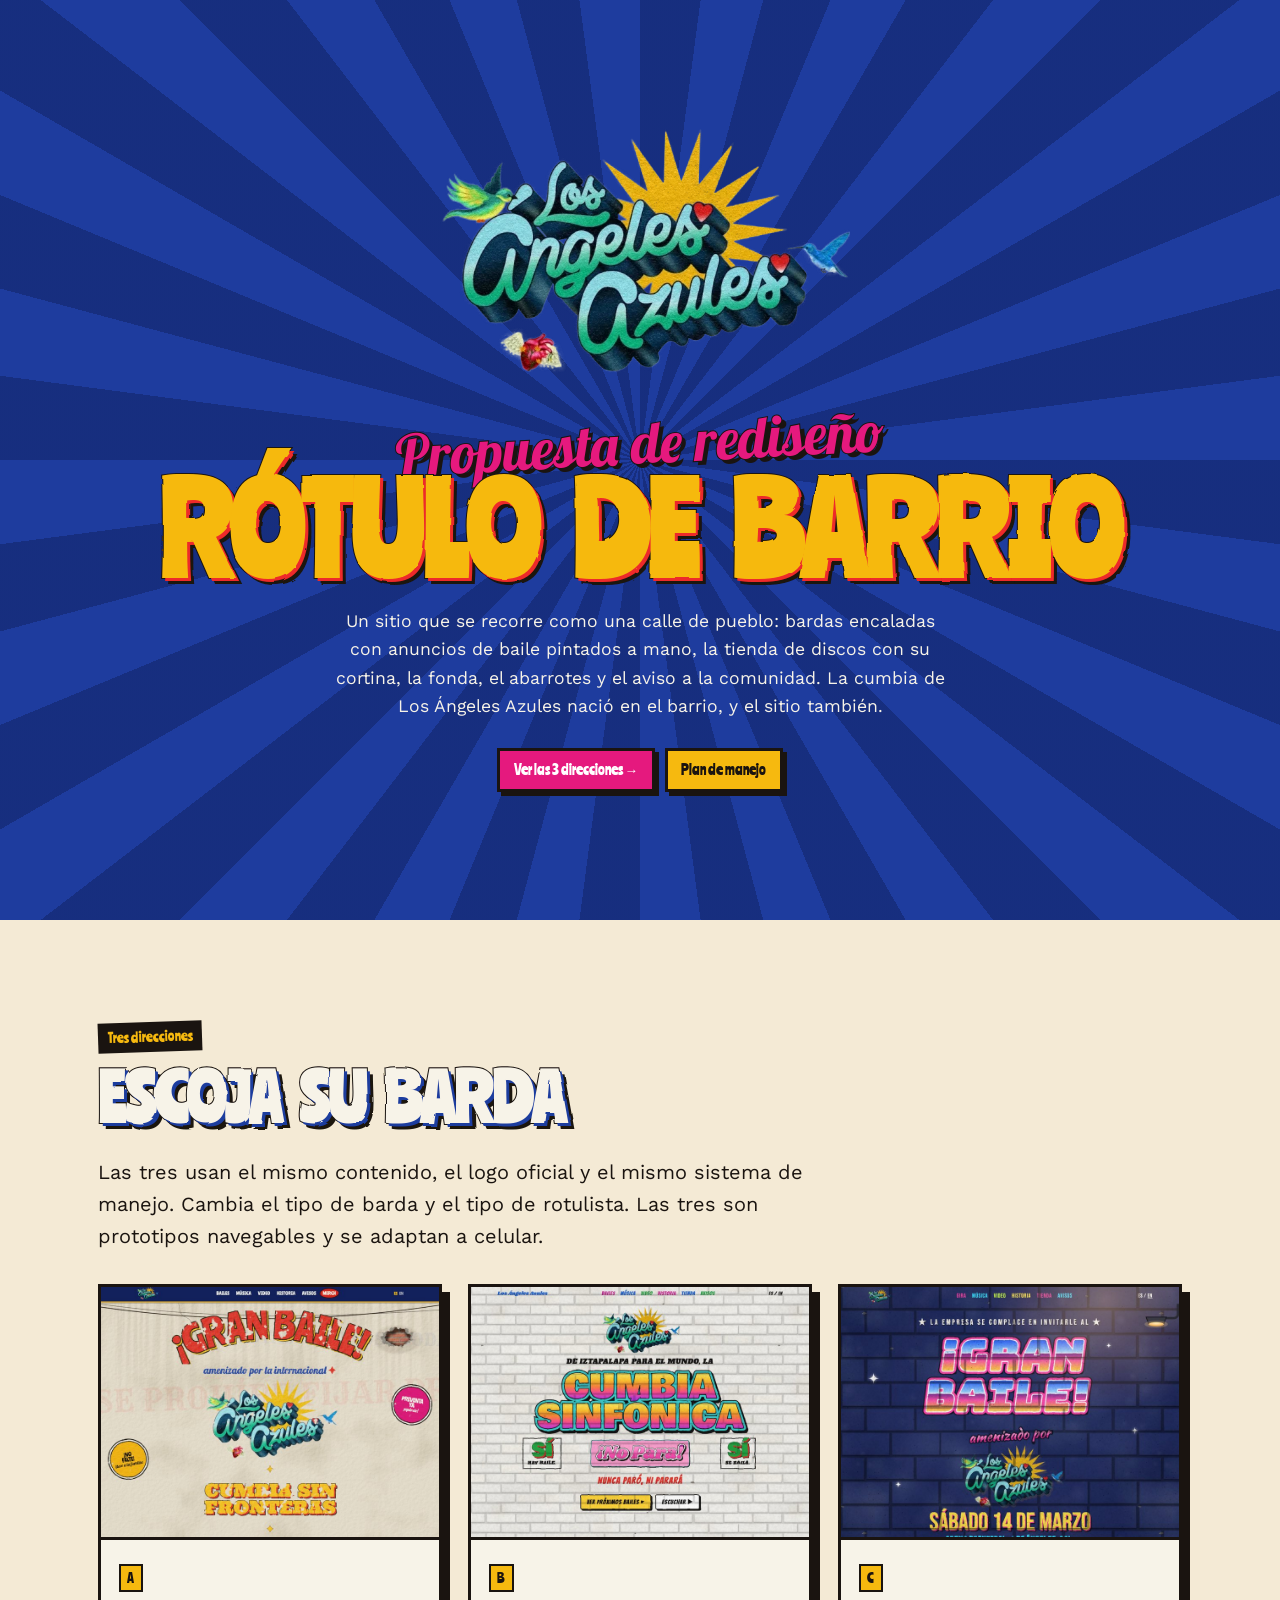
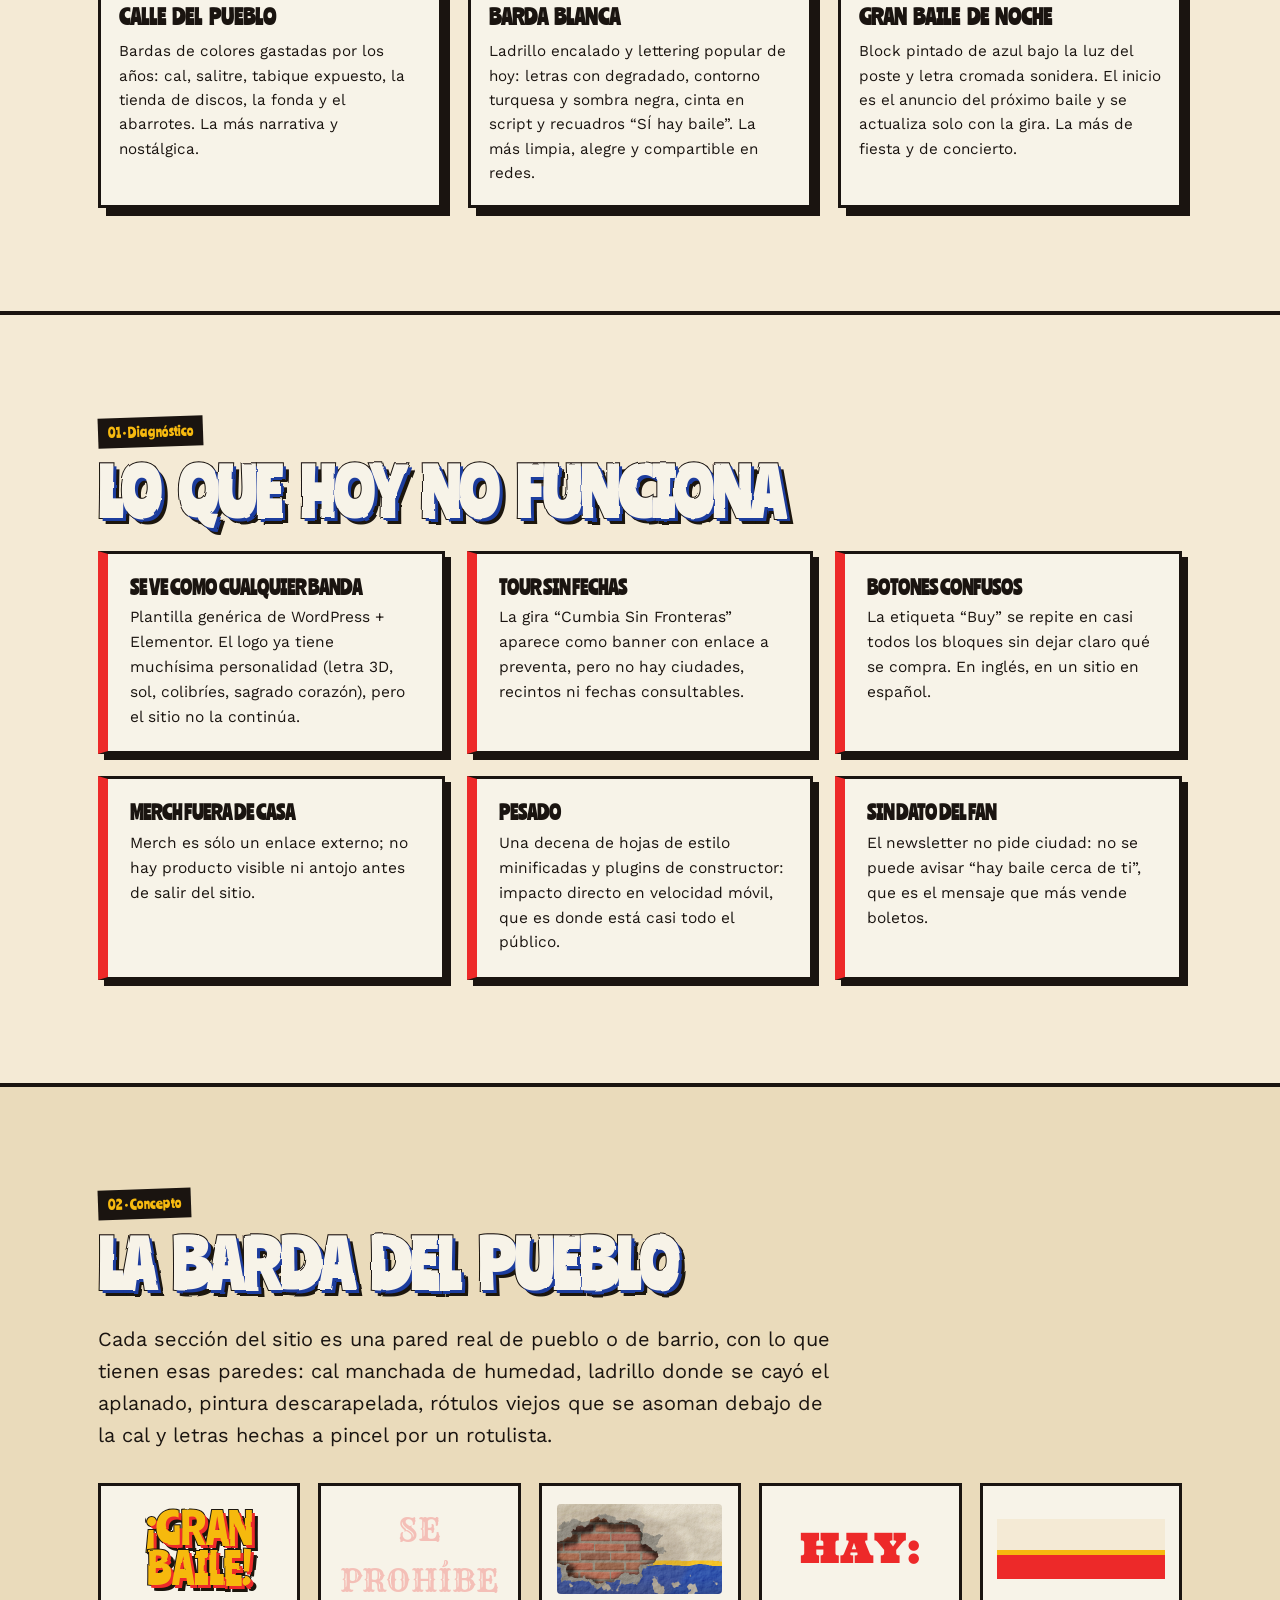
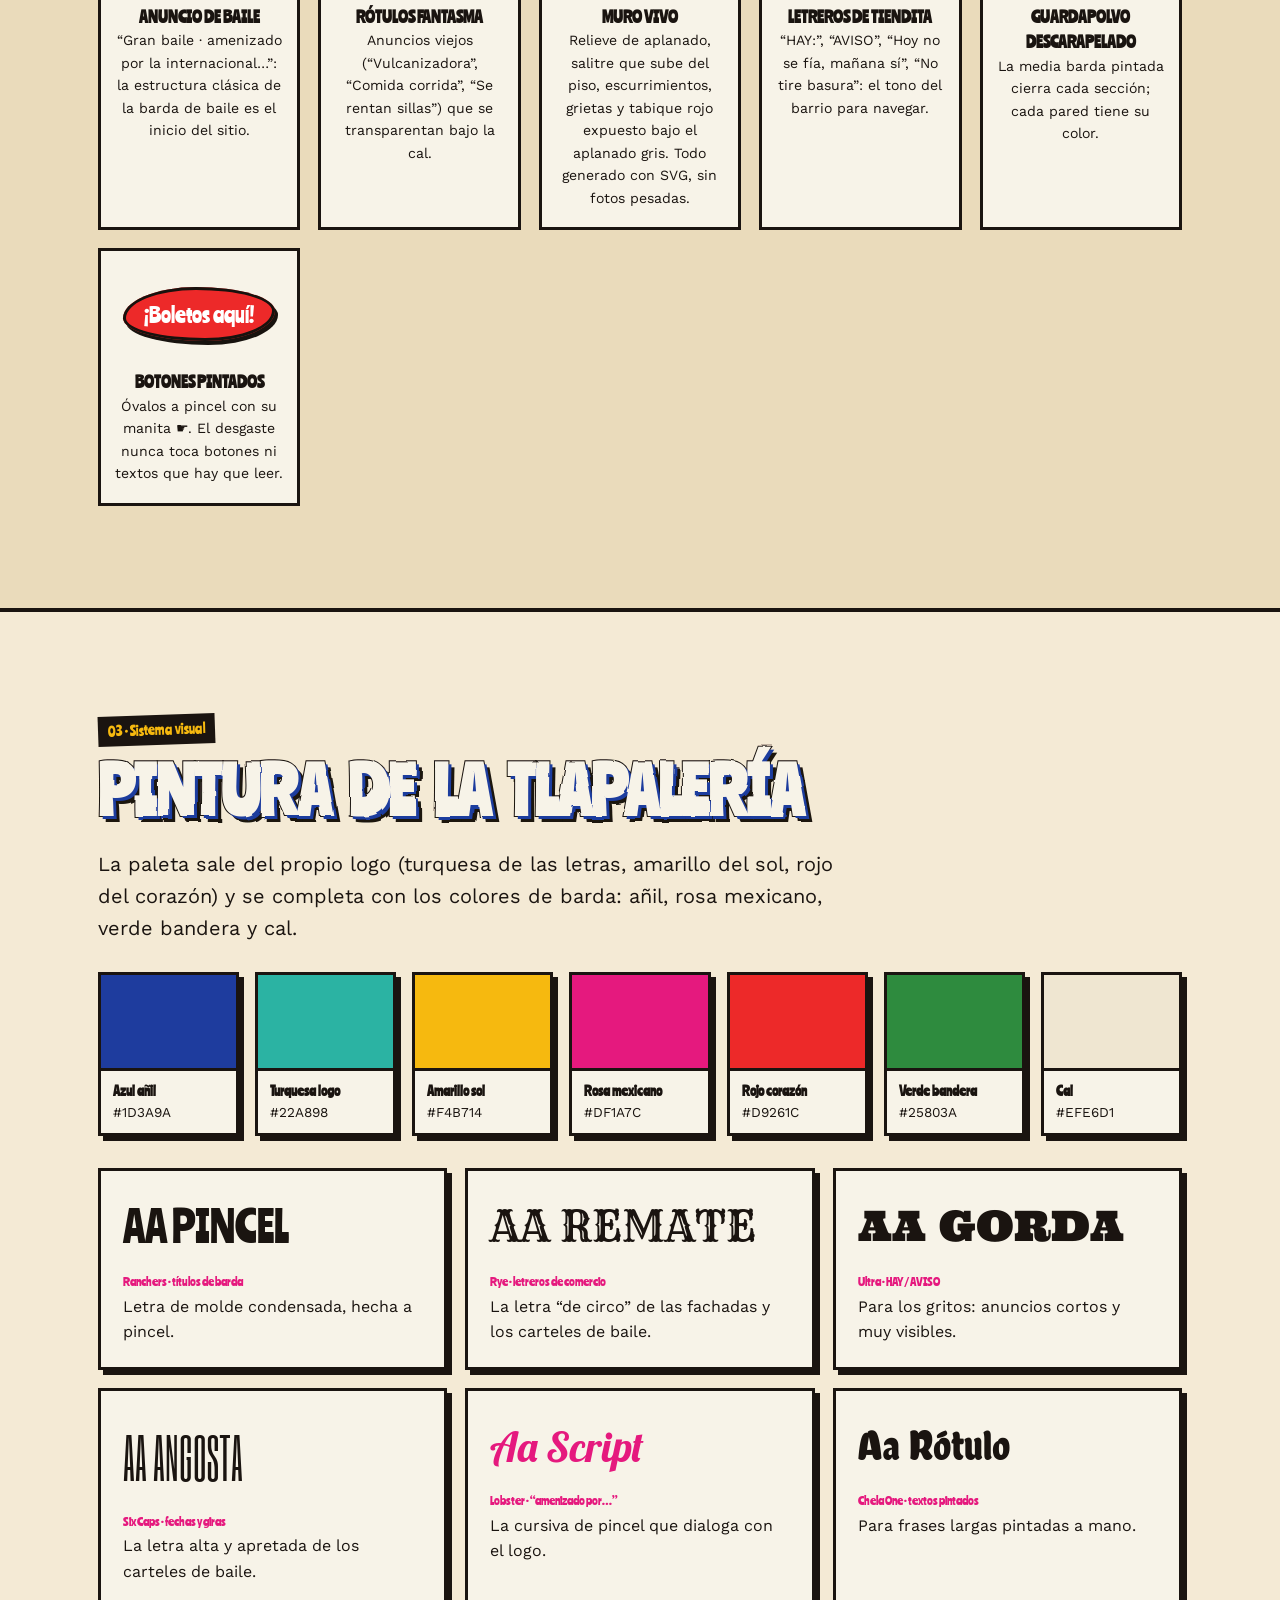
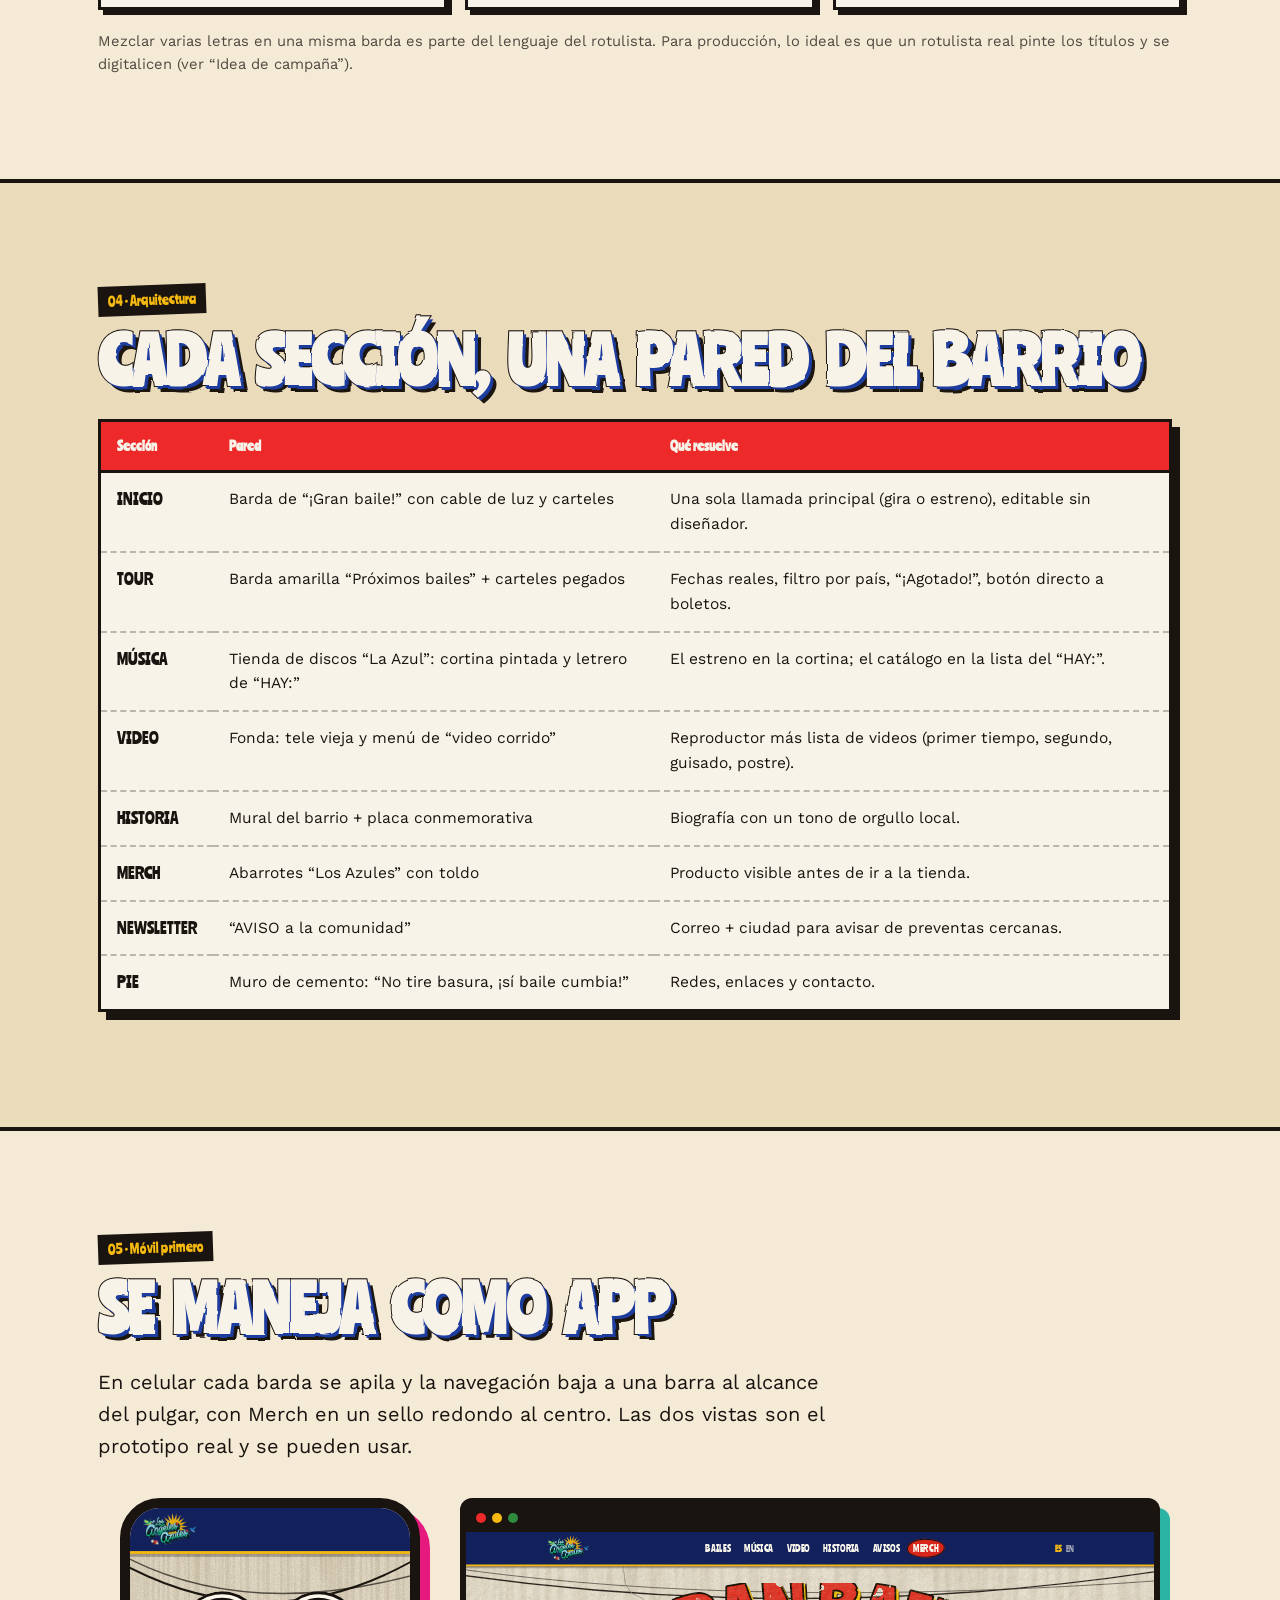
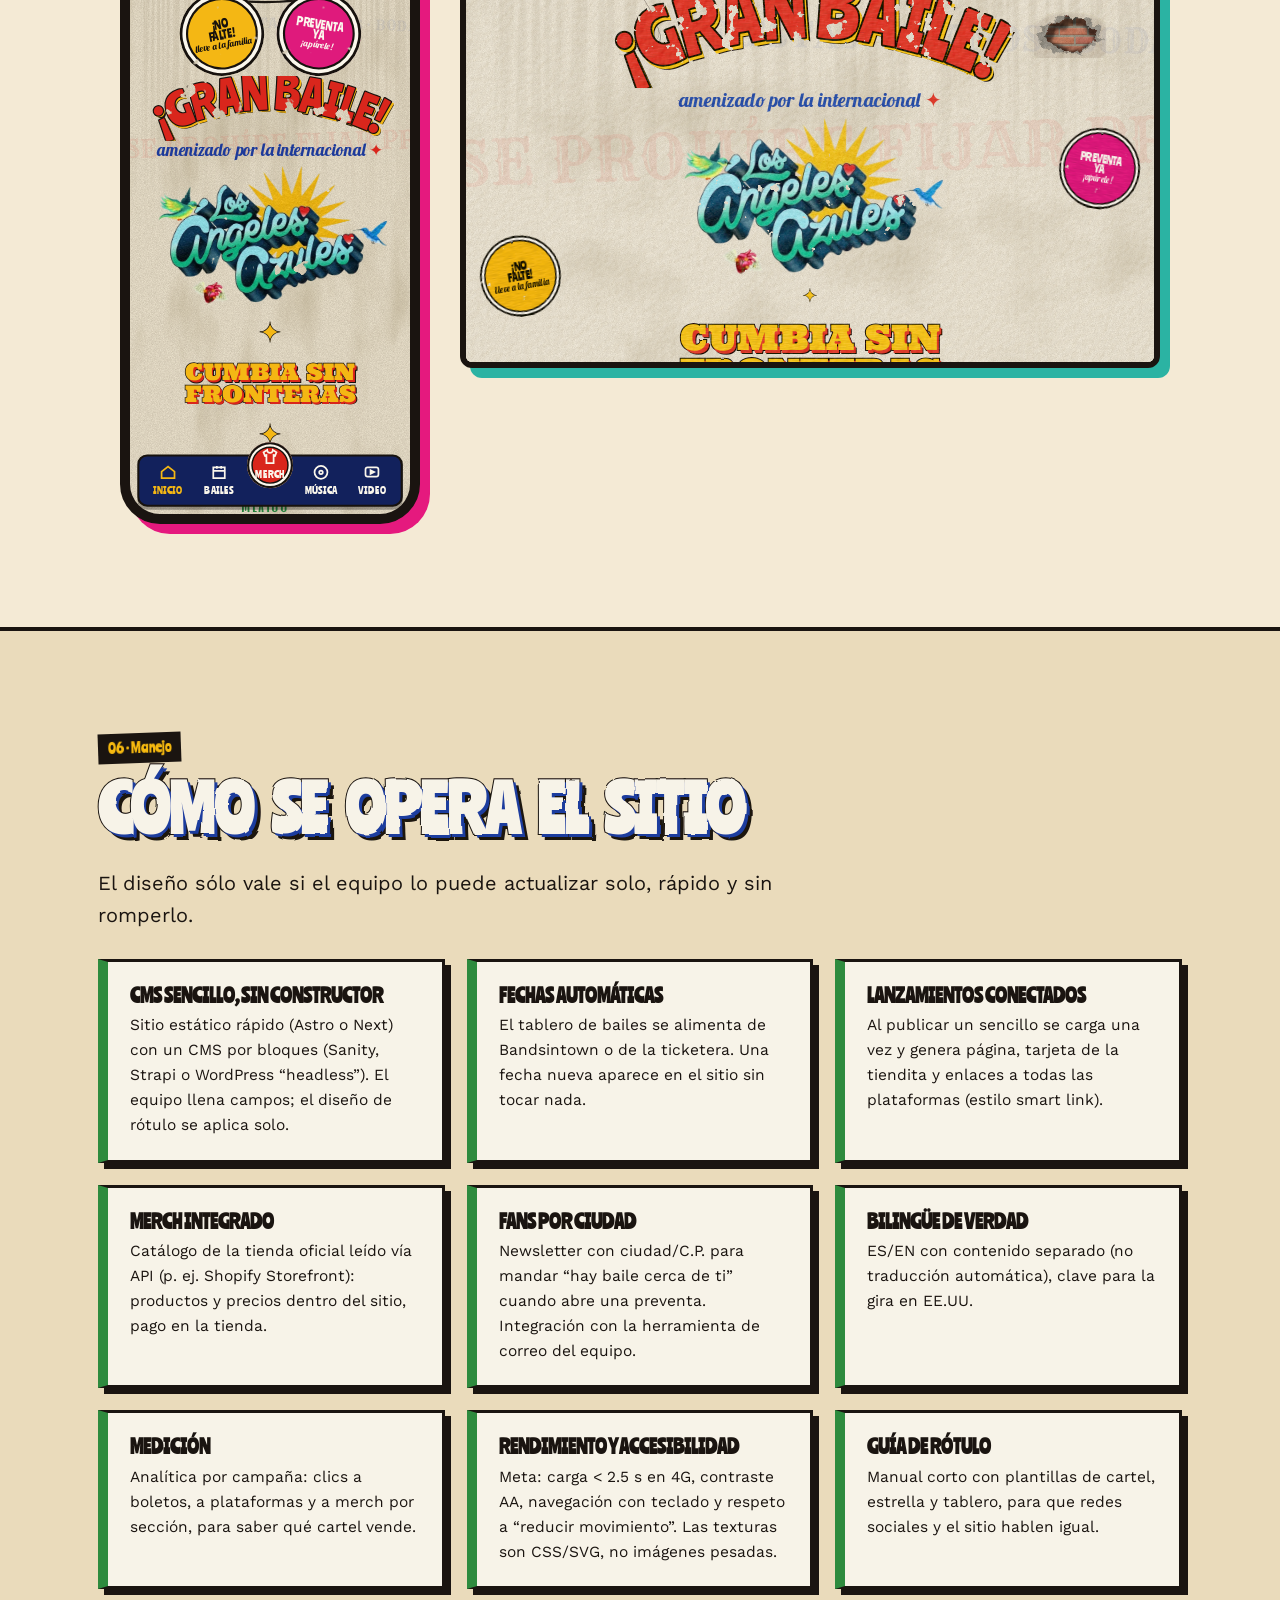
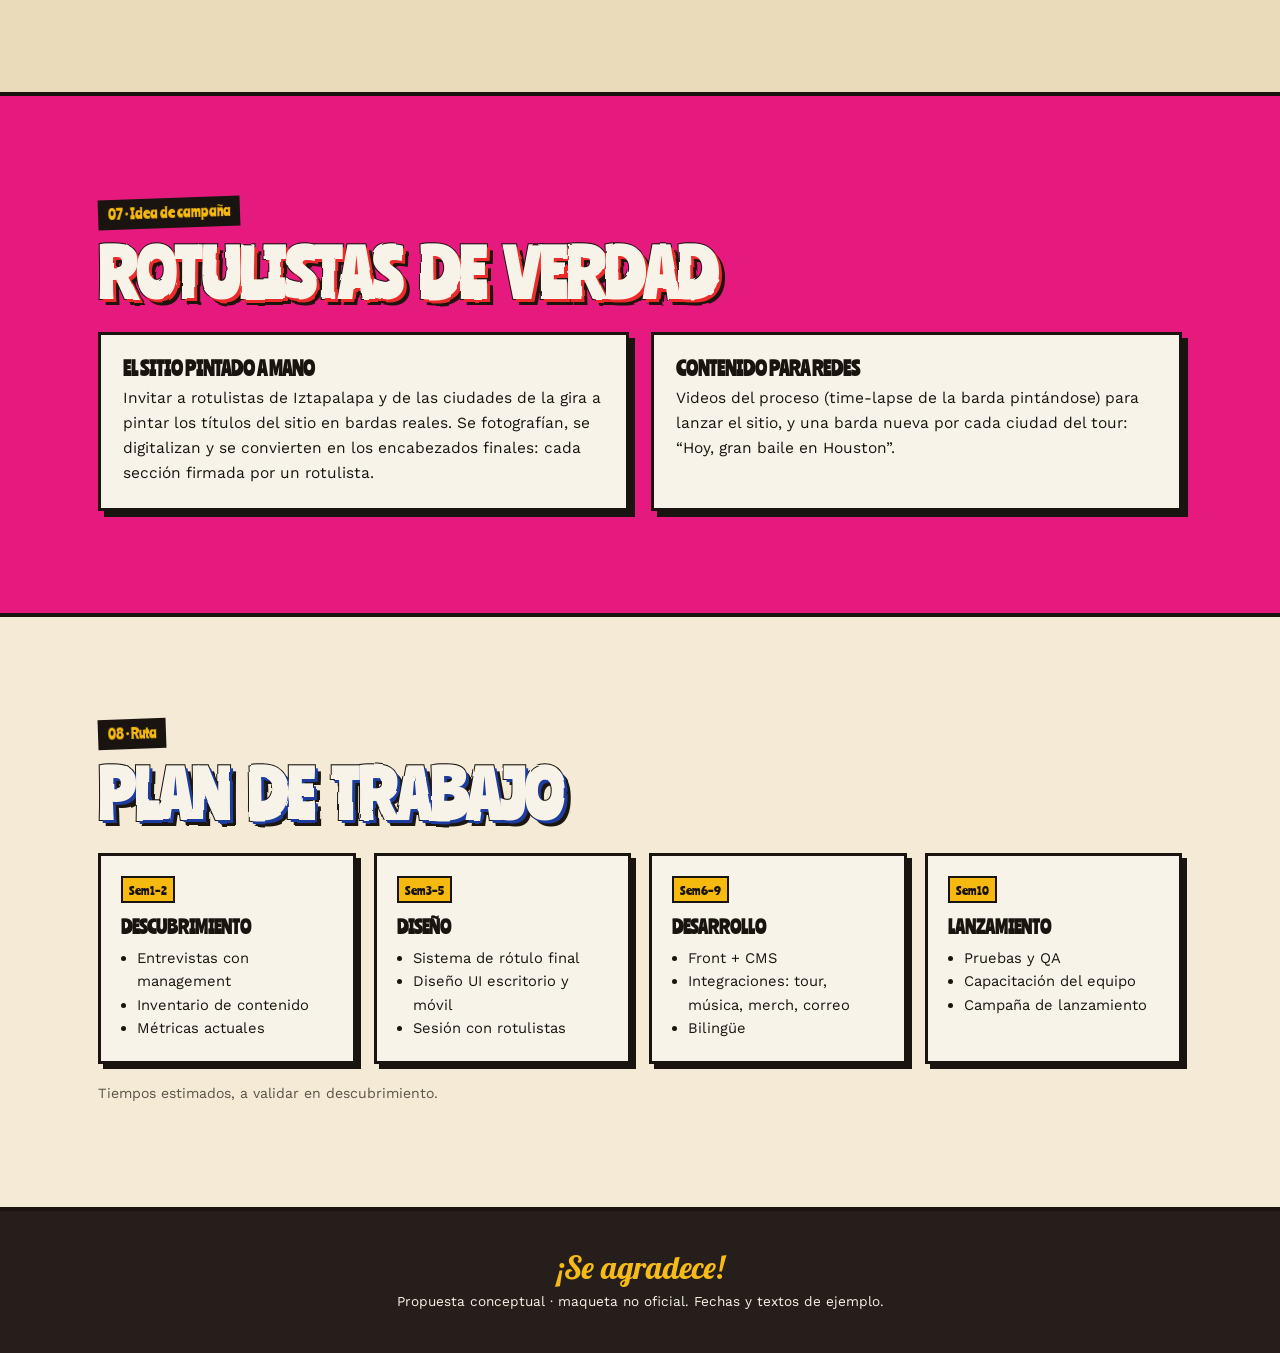
<file: propuesta/propuesta-completa.html>
<!doctype html>
<html lang="es">
<head>
<meta charset="utf-8">
<meta name="viewport" content="width=device-width, initial-scale=1">
<title>Propuesta Rótulo de Barrio</title>
<link rel="preconnect" href="https://fonts.googleapis.com">
<link rel="preconnect" href="https://fonts.gstatic.com" crossorigin>
<link href="https://fonts.googleapis.com/css2?family=Chela+One&family=Lobster&family=Ranchers&family=Rye&family=Six+Caps&family=Ultra&family=Work+Sans:wght@400;500;700&display=swap" rel="stylesheet">
<style>
:root{--cal:#F4EAD5;--cal-2:#EADBBB;--azul:#1E3C9E;--azul-osc:#12256A;--turquesa:#2BB3A3;--amarillo:#F6B90F;--rosa:#E5197E;--rojo:#ED2929;--verde:#2E8B3E;--tinta:#1A1410;--gis:#F7F3E8;--g:clamp(16px,4vw,48px)}
*{box-sizing:border-box;margin:0;padding:0}
body{background:var(--cal);color:var(--tinta);font-family:"Work Sans",system-ui,sans-serif;line-height:1.6;overflow-x:hidden}
.c{max-width:1180px;margin:0 auto;padding:0 var(--g)}
section{padding:clamp(56px,8vw,104px) 0;border-bottom:4px solid var(--tinta)}
.bloque{font-family:"Ranchers";text-transform:uppercase;line-height:.95;word-spacing:.16em;filter:url(#pincel)}
.script{font-family:"Lobster";line-height:1}
.letrero{font-family:"Rye";text-transform:uppercase}
.sr{color:var(--amarillo);-webkit-text-stroke:2px var(--tinta);paint-order:stroke fill;text-shadow:3px 3px 0 var(--rojo),6px 6px 0 var(--tinta)}
.sa{color:var(--gis);-webkit-text-stroke:2px var(--tinta);paint-order:stroke fill;text-shadow:3px 3px 0 var(--azul),6px 6px 0 var(--tinta)}
.num{font-family:"Ranchers";display:inline-block;background:var(--tinta);color:var(--amarillo);padding:.3em .7em;transform:rotate(-2deg);font-size:.85rem;margin-bottom:14px}
h2{font-size:clamp(2.2rem,5.5vw,4rem);margin-bottom:.45em}
.lead{font-size:clamp(1.05rem,1.6vw,1.25rem);max-width:62ch}
.portada{background:var(--azul);color:var(--gis);text-align:center;padding:clamp(64px,10vw,140px) 0;position:relative;overflow:hidden}
.portada::before{content:"";position:absolute;left:50%;top:50%;width:200vmax;height:200vmax;translate:-50% -50%;background:repeating-conic-gradient(var(--azul-osc) 0 7.5deg,var(--azul) 7.5deg 15deg);opacity:.6;z-index:0}
.portada > *{position:relative}
.portada img{width:min(420px,80%);margin:0 auto 24px}
.portada .script{font-size:clamp(2rem,5vw,3.6rem);color:var(--rosa);-webkit-text-stroke:2px var(--tinta);paint-order:stroke fill;text-shadow:4px 4px 0 var(--tinta);transform:rotate(-3deg)}
.portada h1{font-size:clamp(3rem,10vw,7.5rem)}
.portada p{max-width:56ch;margin:22px auto 0;font-size:1.1rem}
.chips{display:flex;flex-wrap:wrap;justify-content:center;gap:10px;margin-top:28px}
.chips a{font-family:"Ranchers";font-size:.85rem;text-decoration:none;color:var(--tinta);background:var(--amarillo);border:3px solid var(--tinta);padding:.6em 1em;box-shadow:4px 4px 0 var(--tinta)}
.chips a.r{background:var(--rosa);color:#fff}
.grid{display:grid;gap:22px}
.g2{grid-template-columns:repeat(auto-fit,minmax(300px,1fr))}
.g3{grid-template-columns:repeat(auto-fit,minmax(300px,1fr))}
.card{background:var(--gis);border:3px solid var(--tinta);box-shadow:6px 6px 0 var(--tinta);padding:22px}
.card h3{font-family:"Ranchers";text-transform:uppercase;font-size:1.2rem;line-height:1.15;margin-bottom:.4em}
.card p,.card li{font-size:.97rem}
.card ul{padding-left:1.1em}
.mal{border-left:10px solid var(--rojo)}
.bien{border-left:10px solid var(--verde)}
.swatches{display:grid;grid-template-columns:repeat(auto-fit,minmax(140px,1fr));gap:16px}
.sw{border:3px solid var(--tinta);box-shadow:5px 5px 0 var(--tinta);background:var(--gis)}
.sw i{display:block;height:96px;border-bottom:3px solid var(--tinta)}
.sw div{padding:10px 12px;font-size:.85rem}
.sw b{font-family:"Ranchers";font-size:.8rem;display:block}
.tipos{display:grid;grid-template-columns:repeat(auto-fit,minmax(260px,1fr));gap:18px;margin-top:32px}
.tipo{background:var(--gis);border:3px solid var(--tinta);padding:22px;box-shadow:5px 5px 0 var(--tinta)}
.tipo .m{font-size:2.6rem;margin-bottom:8px}
.tipo small{font-family:"Ranchers";font-size:.72rem;color:var(--rosa)}
.elementos{display:grid;grid-template-columns:repeat(auto-fit,minmax(200px,1fr));gap:18px}
.el{background:var(--gis);border:3px solid var(--tinta);text-align:center;padding:18px 14px}
.el .demo{height:90px;display:grid;place-items:center;margin-bottom:10px}
.el b{font-family:"Ranchers";text-transform:uppercase;display:block}
.el p{font-size:.88rem}
.estrella{width:84px;aspect-ratio:1;background:var(--amarillo);display:grid;place-items:center;font-family:"Ranchers";font-size:.65rem;line-height:1;
 clip-path:polygon(50% 0,61% 13%,77% 5%,79% 22%,96% 24%,88% 39%,100% 50%,88% 61%,96% 76%,79% 78%,77% 95%,61% 87%,50% 100%,39% 87%,23% 95%,21% 78%,4% 76%,12% 61%,0 50%,12% 39%,4% 24%,21% 22%,23% 5%,39% 13%)}
.bands{display:flex;width:100%}.bands span{flex:1;height:40px;clip-path:polygon(0 0,100% 0,50% 100%)}
.gp{width:100%;height:60px;background:var(--cal);position:relative}.gp::after{content:"";position:absolute;left:0;right:0;bottom:0;height:24px;background:var(--rojo);border-top:5px solid var(--amarillo)}
table{width:100%;border-collapse:collapse;background:var(--gis);border:3px solid var(--tinta);box-shadow:8px 8px 0 var(--tinta)}
th,td{text-align:left;padding:14px 16px;border-bottom:2px dashed rgba(0,0,0,.25);vertical-align:top;font-size:.97rem}
th{font-family:"Ranchers";font-size:.8rem;background:var(--rojo);color:var(--gis);border-bottom:3px solid var(--tinta)}
td:first-child{font-family:"Ranchers";text-transform:uppercase;white-space:nowrap}
.tabla-wrap{overflow-x:auto;padding:0 10px 12px 0}
.dispositivos{display:flex;gap:40px;align-items:flex-start;justify-content:center;flex-wrap:wrap}
.cel{width:300px;flex:none;border:10px solid var(--tinta);border-radius:40px;overflow:hidden;box-shadow:10px 10px 0 var(--rosa);background:var(--tinta)}
.cel iframe{width:390px;height:844px;border:0;transform:scale(.718);transform-origin:0 0;display:block;margin-bottom:-238px}
.pc{flex:1 1 520px;max-width:700px;border:6px solid var(--tinta);border-radius:12px;overflow:hidden;box-shadow:10px 10px 0 var(--turquesa);background:var(--tinta)}
.pc .barra{height:28px;background:var(--tinta);display:flex;gap:6px;align-items:center;padding-left:10px}
.pc .barra i{width:10px;height:10px;border-radius:50%;background:var(--rojo)}.pc .barra i:nth-child(2){background:var(--amarillo)}.pc .barra i:nth-child(3){background:var(--verde)}
.pc .vista{position:relative;width:100%;aspect-ratio:1440/900;overflow:hidden;background:var(--cal)}
.pc iframe{position:absolute;left:0;top:0;width:1440px;height:900px;border:0;transform-origin:0 0}
.fases{display:grid;grid-template-columns:repeat(auto-fit,minmax(220px,1fr));gap:18px;counter-reset:f}
.fase{background:var(--gis);border:3px solid var(--tinta);padding:20px;position:relative;box-shadow:5px 5px 0 var(--tinta)}
.fase .sem{font-family:"Ranchers";font-size:.75rem;background:var(--amarillo);border:2px solid var(--tinta);padding:.15em .5em;display:inline-block;margin-bottom:10px}
.fase h3{font-family:"Ranchers";text-transform:uppercase;font-size:1.1rem;margin-bottom:6px}
.fase li{font-size:.92rem;margin-left:1.1em}
.idea{background:var(--rosa);color:var(--gis)}
.idea h2{color:var(--gis)}
.idea .card{color:var(--tinta)}
.opciones{display:grid;grid-template-columns:repeat(auto-fit,minmax(260px,1fr));gap:26px}
.opcion{display:block;text-decoration:none;color:var(--tinta);background:var(--gis);border:3px solid var(--tinta);box-shadow:8px 8px 0 var(--tinta);transition:transform .15s}
.opcion:hover{transform:translate(-3px,-3px)}
.opcion img{width:100%;aspect-ratio:4/3;object-fit:cover;border-bottom:3px solid var(--tinta)}
.opcion div{padding:16px 18px 20px}
.opcion .letra{font-family:"Ranchers";font-size:.8rem;background:var(--amarillo);border:2px solid var(--tinta);padding:.15em .5em;display:inline-block;margin-bottom:8px}
.opcion h3{font-family:"Ranchers";text-transform:uppercase;font-size:1.3rem;word-spacing:.16em;margin-bottom:6px}
.opcion p{font-size:.95rem}
footer{background:var(--tinta);color:var(--gis);text-align:center;padding:40px 16px;font-size:.85rem;opacity:.95}
footer .script{color:var(--amarillo);font-size:2rem;display:block;margin-bottom:8px}
@media (max-width:600px){.cel{width:270px}.cel iframe{transform:scale(.641);margin-bottom:-303px}}
</style>
</head>
<body>
<svg width="0" height="0" style="position:absolute" aria-hidden="true"><filter id="pincel"><feTurbulence type="fractalNoise" baseFrequency=".045" numOctaves="2" seed="2"/><feDisplacementMap in="SourceGraphic" scale="3"/></filter></svg>

<header class="portada">
  <img src="assets/logo-laa.webp" alt="Los Ángeles Azules">
  <div class="script">Propuesta de rediseño</div>
  <h1 class="bloque sr">Rótulo de barrio</h1>
  <p>Un sitio que se recorre como una calle de pueblo: bardas encaladas con anuncios de baile pintados a mano, la tienda de discos con su cortina, la fonda, el abarrotes y el aviso a la comunidad. La cumbia de Los Ángeles Azules nació en el barrio, y el sitio también.</p>
  <div class="chips"><a class="r" href="#direcciones">Ver las 3 direcciones →</a><a href="#manejo">Plan de manejo</a></div>
</header>
<section id="direcciones">
  <div class="c">
    <span class="num">Tres direcciones</span>
    <h2 class="bloque sa">Escoja su barda</h2>
    <p class="lead" style="margin-bottom:32px">Las tres usan el mismo contenido, el logo oficial y el mismo sistema de manejo. Cambia el tipo de barda y el tipo de rotulista. Las tres son prototipos navegables y se adaptan a celular.</p>
    <div class="opciones">
      <a class="opcion" href="index.html"><img src="assets/opcion-a.jpg" alt="Vista de la dirección A"><div><span class="letra">A</span><h3>Calle del pueblo</h3><p>Bardas de colores gastadas por los años: cal, salitre, tabique expuesto, la tienda de discos, la fonda y el abarrotes. La más narrativa y nostálgica.</p></div></a>
      <a class="opcion" href="barda-blanca.html"><img src="assets/opcion-b.jpg" alt="Vista de la dirección B"><div><span class="letra">B</span><h3>Barda blanca</h3><p>Ladrillo encalado y lettering popular de hoy: letras con degradado, contorno turquesa y sombra negra, cinta en script y recuadros “SÍ hay baile”. La más limpia, alegre y compartible en redes.</p></div></a>
      <a class="opcion" href="gran-baile.html"><img src="assets/opcion-c.jpg" alt="Vista de la dirección C"><div><span class="letra">C</span><h3>Gran baile de noche</h3><p>Block pintado de azul bajo la luz del poste y letra cromada sonidera. El inicio es el anuncio del próximo baile y se actualiza solo con la gira. La más de fiesta y de concierto.</p></div></a>
    </div>
  </div>
</section>


<section>
  <div class="c">
    <span class="num">01 · Diagnóstico</span>
    <h2 class="bloque sa">Lo que hoy no funciona</h2>
    <div class="grid g2">
      <div class="card mal"><h3>Se ve como cualquier banda</h3><p>Plantilla genérica de WordPress + Elementor. El logo ya tiene muchísima personalidad (letra 3D, sol, colibríes, sagrado corazón), pero el sitio no la continúa.</p></div>
      <div class="card mal"><h3>Tour sin fechas</h3><p>La gira “Cumbia Sin Fronteras” aparece como banner con enlace a preventa, pero no hay ciudades, recintos ni fechas consultables.</p></div>
      <div class="card mal"><h3>Botones confusos</h3><p>La etiqueta “Buy” se repite en casi todos los bloques sin dejar claro qué se compra. En inglés, en un sitio en español.</p></div>
      <div class="card mal"><h3>Merch fuera de casa</h3><p>Merch es sólo un enlace externo; no hay producto visible ni antojo antes de salir del sitio.</p></div>
      <div class="card mal"><h3>Pesado</h3><p>Una decena de hojas de estilo minificadas y plugins de constructor: impacto directo en velocidad móvil, que es donde está casi todo el público.</p></div>
      <div class="card mal"><h3>Sin dato del fan</h3><p>El newsletter no pide ciudad: no se puede avisar “hay baile cerca de ti”, que es el mensaje que más vende boletos.</p></div>
    </div>
  </div>
</section>

<section style="background:var(--cal-2)">
  <div class="c">
    <span class="num">02 · Concepto</span>
    <h2 class="bloque sa">La barda del pueblo</h2>
    <p class="lead" style="margin-bottom:32px">Cada sección del sitio es una pared real de pueblo o de barrio, con lo que tienen esas paredes: cal manchada de humedad, ladrillo donde se cayó el aplanado, pintura descarapelada, rótulos viejos que se asoman debajo de la cal y letras hechas a pincel por un rotulista.</p>
    <div class="elementos">
      <div class="el"><div class="demo"><span class="bloque sr" style="font-size:2.6rem">¡Gran baile!</span></div><b>Anuncio de baile</b><p>“Gran baile · amenizado por la internacional…”: la estructura clásica de la barda de baile es el inicio del sitio.</p></div>
      <div class="el"><div class="demo"><span style="font-family:Rye;font-size:2rem;color:var(--rojo);opacity:.25">SE PROHÍBE</span></div><b>Rótulos fantasma</b><p>Anuncios viejos (“Vulcanizadora”, “Comida corrida”, “Se rentan sillas”) que se transparentan bajo la cal.</p></div>
      <div class="el"><div class="demo"><img src="assets/muro-detalle.png" alt="" style="height:90px;width:auto;border-radius:4px"></div><b>Muro vivo</b><p>Relieve de aplanado, salitre que sube del piso, escurrimientos, grietas y tabique rojo expuesto bajo el aplanado gris. Todo generado con SVG, sin fotos pesadas.</p></div>
      <div class="el"><div class="demo"><span style="font-family:Ultra;font-size:2.6rem;color:var(--rojo)">HAY:</span></div><b>Letreros de tiendita</b><p>“HAY:”, “AVISO”, “Hoy no se fía, mañana sí”, “No tire basura”: el tono del barrio para navegar.</p></div>
      <div class="el"><div class="demo"><div class="gp"></div></div><b>Guardapolvo descarapelado</b><p>La media barda pintada cierra cada sección; cada pared tiene su color.</p></div>
      <div class="el"><div class="demo"><span style="font-family:Ranchers;font-size:1.3rem;background:var(--rojo);color:#fff;padding:.5em 1em;border-radius:48% 52% 46% 54%/58% 44% 56% 42%;box-shadow:inset 0 0 0 3px #17120E,3px 4px 0 #17120E">¡Boletos aquí!</span></div><b>Botones pintados</b><p>Óvalos a pincel con su manita ☛. El desgaste nunca toca botones ni textos que hay que leer.</p></div>
    </div>
  </div>
</section>

<section>
  <div class="c">
    <span class="num">03 · Sistema visual</span>
    <h2 class="bloque sa">Pintura de la tlapalería</h2>
    <p class="lead" style="margin-bottom:28px">La paleta sale del propio logo (turquesa de las letras, amarillo del sol, rojo del corazón) y se completa con los colores de barda: añil, rosa mexicano, verde bandera y cal.</p>
    <div class="swatches">
      <div class="sw"><i style="background:var(--azul)"></i><div><b>Azul añil</b>#1D3A9A</div></div>
      <div class="sw"><i style="background:var(--turquesa)"></i><div><b>Turquesa logo</b>#22A898</div></div>
      <div class="sw"><i style="background:var(--amarillo)"></i><div><b>Amarillo sol</b>#F4B714</div></div>
      <div class="sw"><i style="background:var(--rosa)"></i><div><b>Rosa mexicano</b>#DF1A7C</div></div>
      <div class="sw"><i style="background:var(--rojo)"></i><div><b>Rojo corazón</b>#D9261C</div></div>
      <div class="sw"><i style="background:var(--verde)"></i><div><b>Verde bandera</b>#25803A</div></div>
      <div class="sw"><i style="background:#EFE6D1"></i><div><b>Cal</b>#EFE6D1</div></div>
    </div>
    <div class="tipos">
      <div class="tipo"><div class="m" style="font-family:Ranchers">AA PINCEL</div><small>Ranchers · títulos de barda</small><p>Letra de molde condensada, hecha a pincel.</p></div>
      <div class="tipo"><div class="m" style="font-family:Rye">AA REMATE</div><small>Rye · letreros de comercio</small><p>La letra “de circo” de las fachadas y los carteles de baile.</p></div>
      <div class="tipo"><div class="m" style="font-family:Ultra">AA GORDA</div><small>Ultra · HAY / AVISO</small><p>Para los gritos: anuncios cortos y muy visibles.</p></div>
      <div class="tipo"><div class="m" style="font-family:'Six Caps';font-size:3.4rem">AA ANGOSTA</div><small>Six Caps · fechas y giras</small><p>La letra alta y apretada de los carteles de baile.</p></div>
      <div class="tipo"><div class="m" style="font-family:Lobster;color:var(--rosa)">Aa Script</div><small>Lobster · “amenizado por…”</small><p>La cursiva de pincel que dialoga con el logo.</p></div>
      <div class="tipo"><div class="m" style="font-family:'Chela One'">Aa Rótulo</div><small>Chela One · textos pintados</small><p>Para frases largas pintadas a mano.</p></div>
    </div>
    <p style="margin-top:20px;font-size:.92rem;opacity:.75">Mezclar varias letras en una misma barda es parte del lenguaje del rotulista. Para producción, lo ideal es que un rotulista real pinte los títulos y se digitalicen (ver “Idea de campaña”).</p>
  </div>
</section>

<section style="background:var(--cal-2)">
  <div class="c">
    <span class="num">04 · Arquitectura</span>
    <h2 class="bloque sa">Cada sección, una pared del barrio</h2>
    <div class="tabla-wrap"><table>
      <thead><tr><th>Sección</th><th>Pared</th><th>Qué resuelve</th></tr></thead>
      <tbody>
        <tr><td>Inicio</td><td>Barda de “¡Gran baile!” con cable de luz y carteles</td><td>Una sola llamada principal (gira o estreno), editable sin diseñador.</td></tr>
        <tr><td>Tour</td><td>Barda amarilla “Próximos bailes” + carteles pegados</td><td>Fechas reales, filtro por país, “¡Agotado!”, botón directo a boletos.</td></tr>
        <tr><td>Música</td><td>Tienda de discos “La Azul”: cortina pintada y letrero de “HAY:”</td><td>El estreno en la cortina; el catálogo en la lista del “HAY:”.</td></tr>
        <tr><td>Video</td><td>Fonda: tele vieja y menú de “video corrido”</td><td>Reproductor más lista de videos (primer tiempo, segundo, guisado, postre).</td></tr>
        <tr><td>Historia</td><td>Mural del barrio + placa conmemorativa</td><td>Biografía con un tono de orgullo local.</td></tr>
        <tr><td>Merch</td><td>Abarrotes “Los Azules” con toldo</td><td>Producto visible antes de ir a la tienda.</td></tr>
        <tr><td>Newsletter</td><td>“AVISO a la comunidad”</td><td>Correo + ciudad para avisar de preventas cercanas.</td></tr>
        <tr><td>Pie</td><td>Muro de cemento: “No tire basura, ¡sí baile cumbia!”</td><td>Redes, enlaces y contacto.</td></tr>
      </tbody>
    </table></div>
  </div>
</section>

<section>
  <div class="c">
    <span class="num">05 · Móvil primero</span>
    <h2 class="bloque sa">Se maneja como app</h2>
    <p class="lead" style="margin-bottom:36px">En celular cada barda se apila y la navegación baja a una barra al alcance del pulgar, con Merch en un sello redondo al centro. Las dos vistas son el prototipo real y se pueden usar.</p>
    <div class="dispositivos">
      <div class="cel"><iframe src="index.html" title="Prototipo móvil" loading="lazy"></iframe></div>
      <div class="pc"><div class="barra"><i></i><i></i><i></i></div><div class="vista" id="vista"><iframe src="index.html" title="Prototipo escritorio" loading="lazy" tabindex="-1"></iframe></div></div>
    </div>
  </div>
</section>

<section id="manejo" style="background:var(--cal-2)">
  <div class="c">
    <span class="num">06 · Manejo</span>
    <h2 class="bloque sa">Cómo se opera el sitio</h2>
    <p class="lead" style="margin-bottom:28px">El diseño sólo vale si el equipo lo puede actualizar solo, rápido y sin romperlo.</p>
    <div class="grid g3">
      <div class="card bien"><h3>CMS sencillo, sin constructor</h3><p>Sitio estático rápido (Astro o Next) con un CMS por bloques (Sanity, Strapi o WordPress “headless”). El equipo llena campos; el diseño de rótulo se aplica solo.</p></div>
      <div class="card bien"><h3>Fechas automáticas</h3><p>El tablero de bailes se alimenta de Bandsintown o de la ticketera. Una fecha nueva aparece en el sitio sin tocar nada.</p></div>
      <div class="card bien"><h3>Lanzamientos conectados</h3><p>Al publicar un sencillo se carga una vez y genera página, tarjeta de la tiendita y enlaces a todas las plataformas (estilo smart link).</p></div>
      <div class="card bien"><h3>Merch integrado</h3><p>Catálogo de la tienda oficial leído vía API (p. ej. Shopify Storefront): productos y precios dentro del sitio, pago en la tienda.</p></div>
      <div class="card bien"><h3>Fans por ciudad</h3><p>Newsletter con ciudad/C.P. para mandar “hay baile cerca de ti” cuando abre una preventa. Integración con la herramienta de correo del equipo.</p></div>
      <div class="card bien"><h3>Bilingüe de verdad</h3><p>ES/EN con contenido separado (no traducción automática), clave para la gira en EE.UU.</p></div>
      <div class="card bien"><h3>Medición</h3><p>Analítica por campaña: clics a boletos, a plataformas y a merch por sección, para saber qué cartel vende.</p></div>
      <div class="card bien"><h3>Rendimiento y accesibilidad</h3><p>Meta: carga &lt; 2.5 s en 4G, contraste AA, navegación con teclado y respeto a “reducir movimiento”. Las texturas son CSS/SVG, no imágenes pesadas.</p></div>
      <div class="card bien"><h3>Guía de rótulo</h3><p>Manual corto con plantillas de cartel, estrella y tablero, para que redes sociales y el sitio hablen igual.</p></div>
    </div>
  </div>
</section>

<section class="idea">
  <div class="c">
    <span class="num">07 · Idea de campaña</span>
    <h2 class="bloque sr">Rotulistas de verdad</h2>
    <div class="grid g2">
      <div class="card"><h3>El sitio pintado a mano</h3><p>Invitar a rotulistas de Iztapalapa y de las ciudades de la gira a pintar los títulos del sitio en bardas reales. Se fotografían, se digitalizan y se convierten en los encabezados finales: cada sección firmada por un rotulista.</p></div>
      <div class="card"><h3>Contenido para redes</h3><p>Videos del proceso (time-lapse de la barda pintándose) para lanzar el sitio, y una barda nueva por cada ciudad del tour: “Hoy, gran baile en Houston”.</p></div>
    </div>
  </div>
</section>

<section>
  <div class="c">
    <span class="num">08 · Ruta</span>
    <h2 class="bloque sa">Plan de trabajo</h2>
    <div class="fases">
      <div class="fase"><span class="sem">Sem 1–2</span><h3>Descubrimiento</h3><ul><li>Entrevistas con management</li><li>Inventario de contenido</li><li>Métricas actuales</li></ul></div>
      <div class="fase"><span class="sem">Sem 3–5</span><h3>Diseño</h3><ul><li>Sistema de rótulo final</li><li>Diseño UI escritorio y móvil</li><li>Sesión con rotulistas</li></ul></div>
      <div class="fase"><span class="sem">Sem 6–9</span><h3>Desarrollo</h3><ul><li>Front + CMS</li><li>Integraciones: tour, música, merch, correo</li><li>Bilingüe</li></ul></div>
      <div class="fase"><span class="sem">Sem 10</span><h3>Lanzamiento</h3><ul><li>Pruebas y QA</li><li>Capacitación del equipo</li><li>Campaña de lanzamiento</li></ul></div>
    </div>
    <p style="margin-top:18px;font-size:.88rem;opacity:.7">Tiempos estimados, a validar en descubrimiento.</p>
  </div>
</section>

<footer><span class="script">¡Se agradece!</span>Propuesta conceptual · maqueta no oficial. Fechas y textos de ejemplo.</footer>

<script>
const v=document.getElementById('vista'),f=v.querySelector('iframe');
const ajusta=()=>{f.style.transform=`scale(${v.clientWidth/1440})`};
new ResizeObserver(ajusta).observe(v);ajusta();
</script>
</body>
</html>
</file>
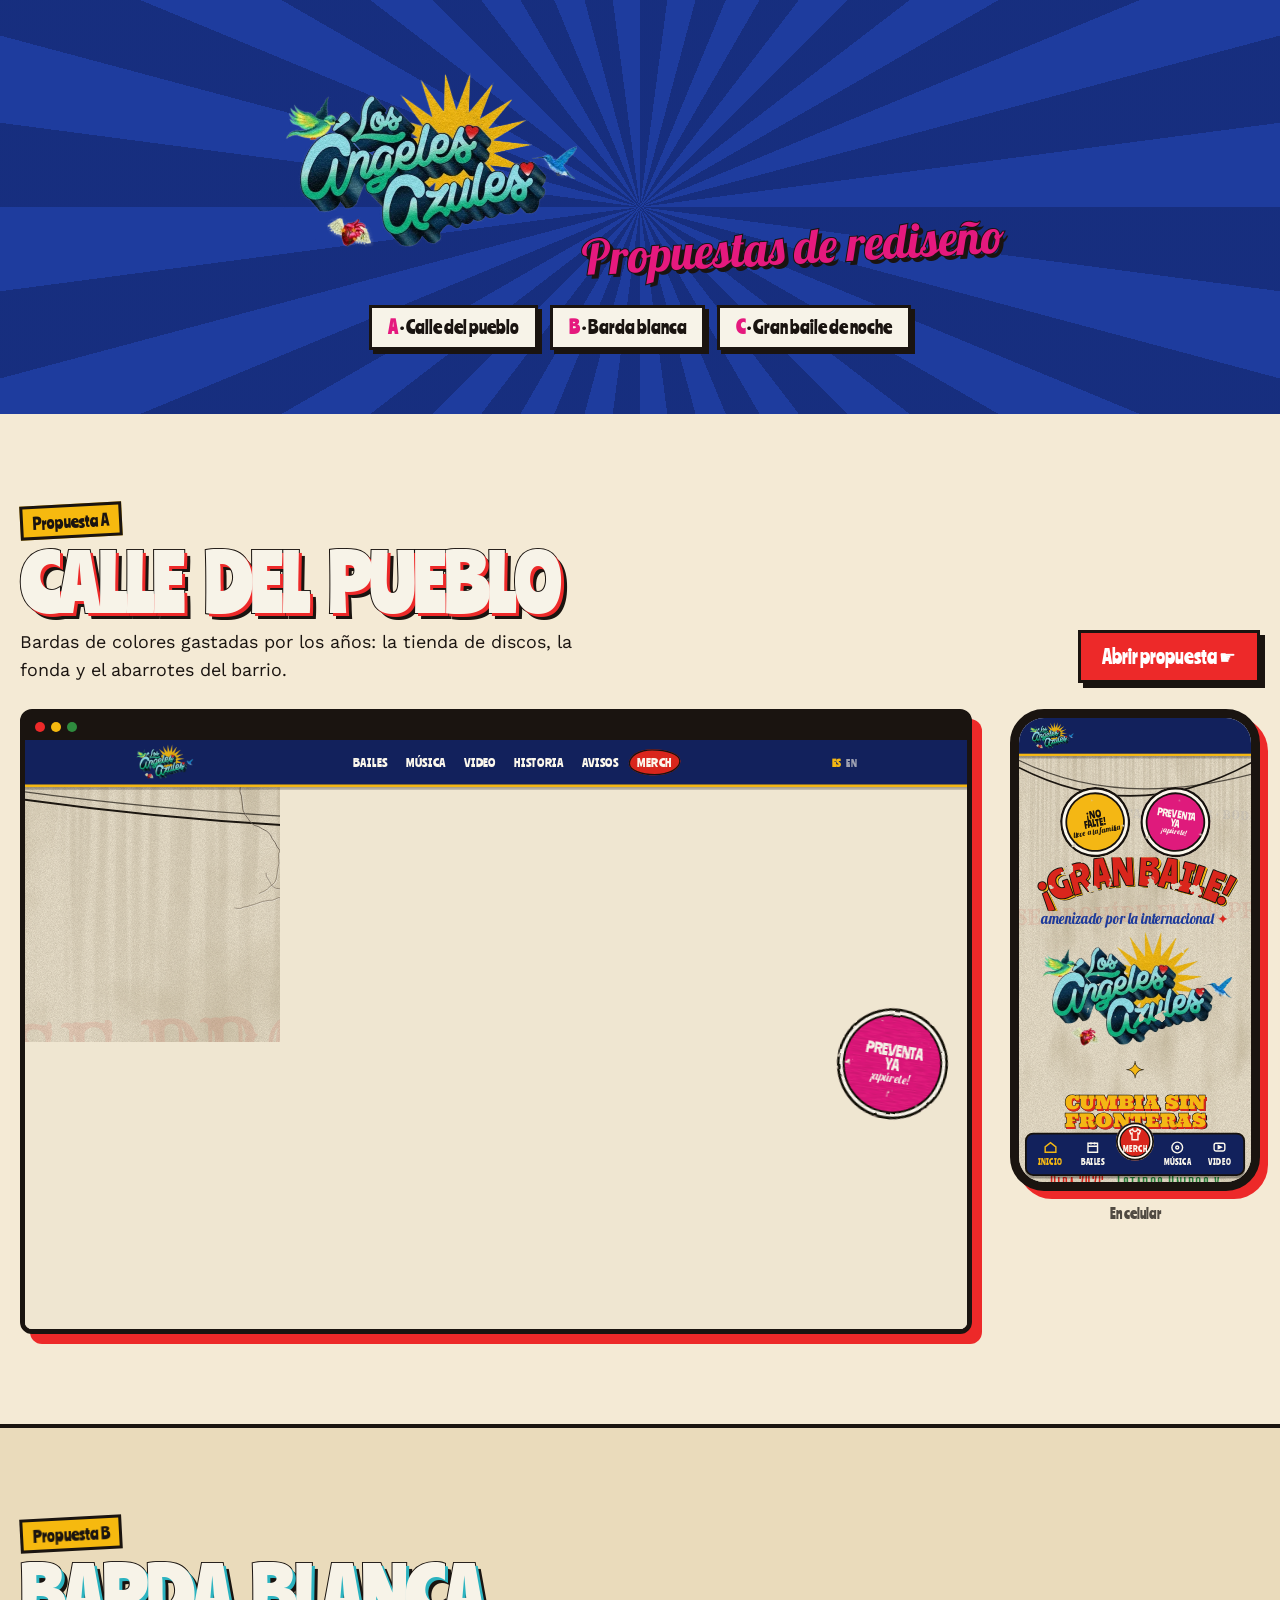
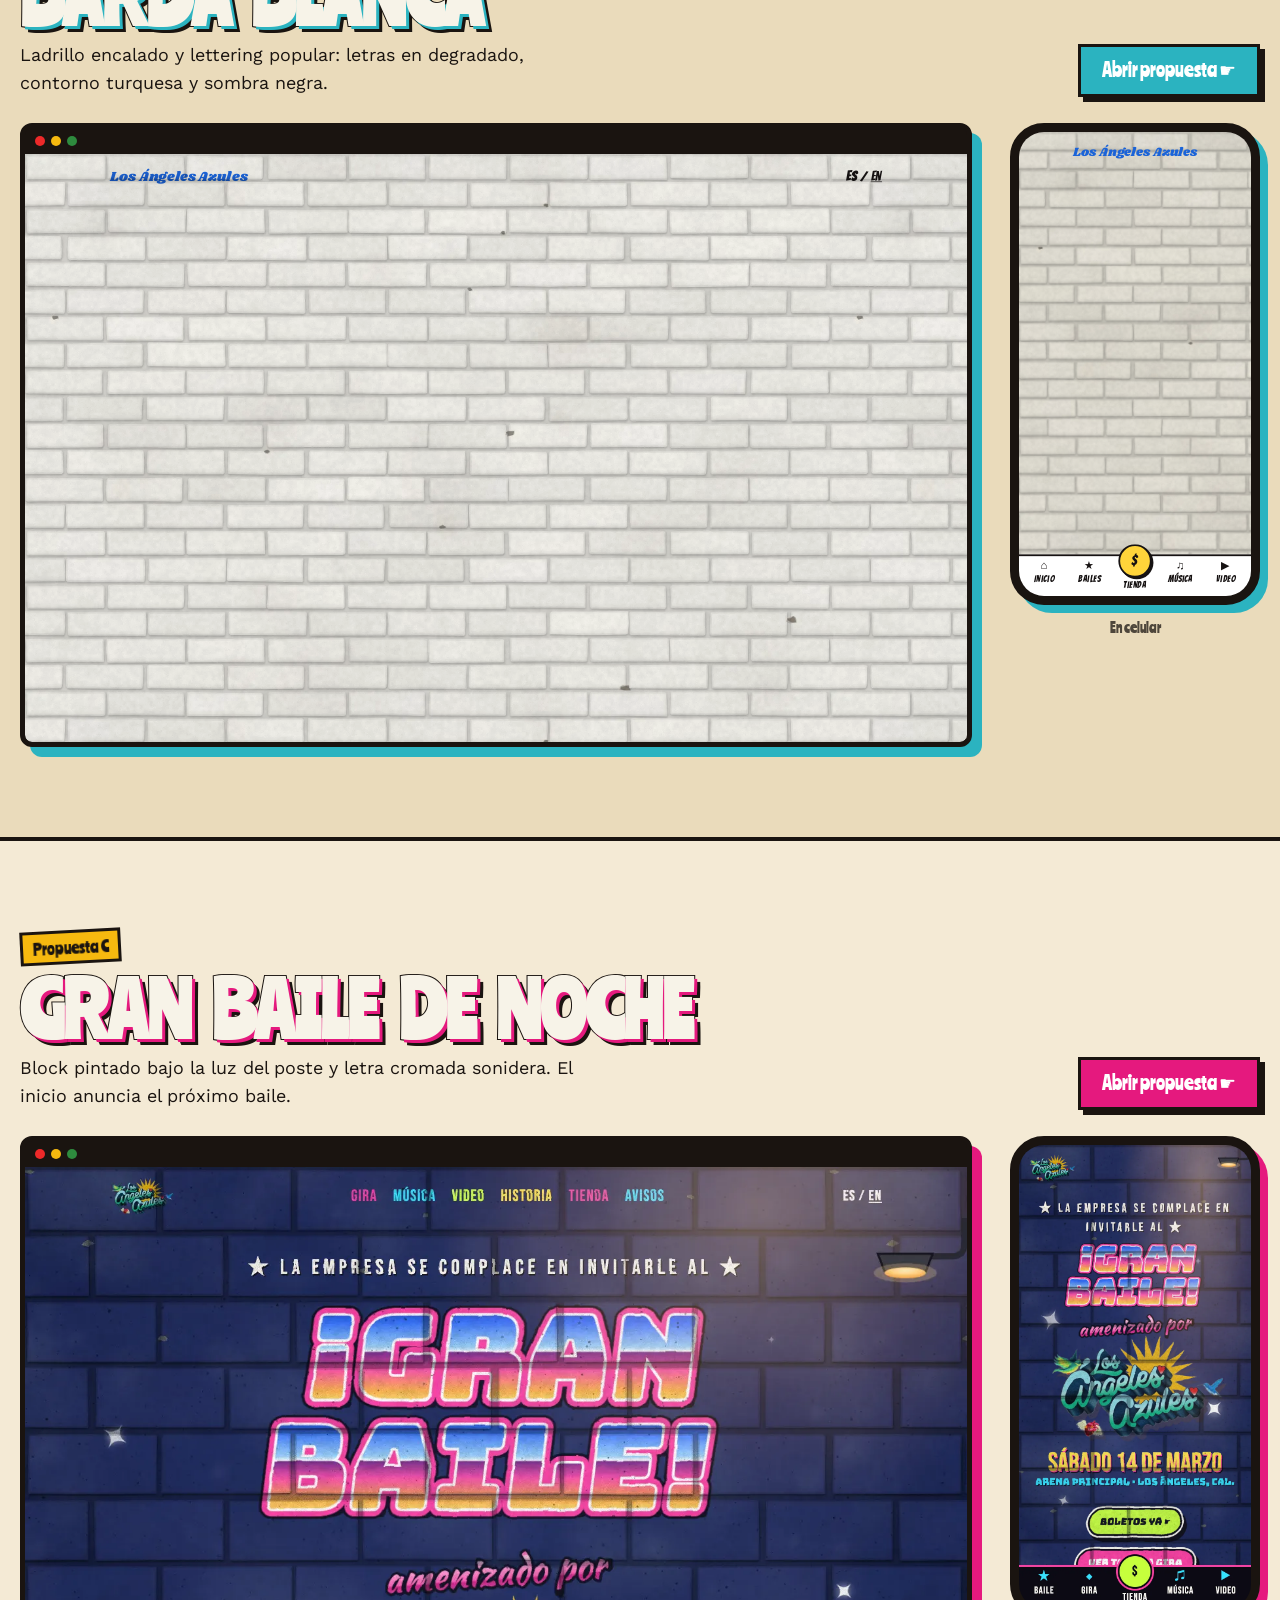
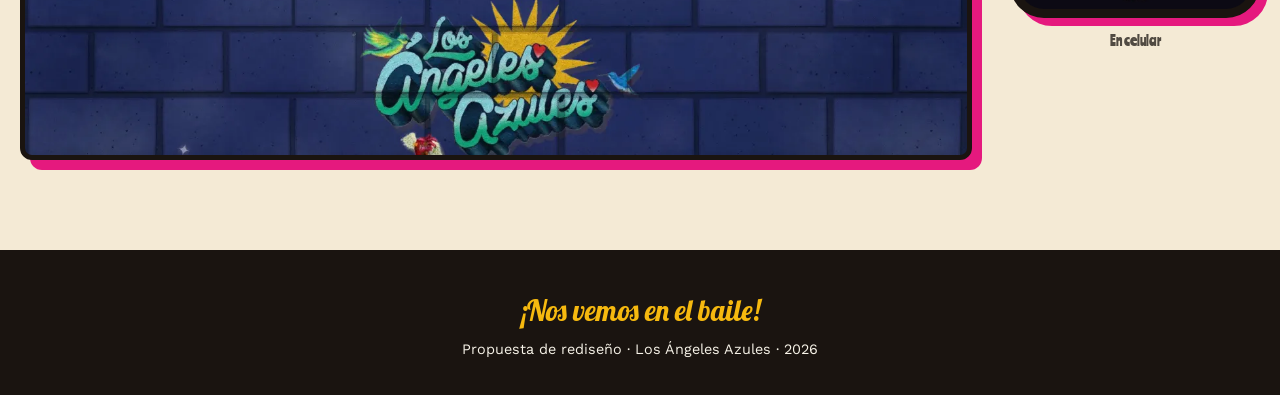
<file: propuesta/propuesta.html>
<!doctype html>
<html lang="es">
<head>
<meta charset="utf-8">
<meta name="viewport" content="width=device-width, initial-scale=1">
<title>Los Ángeles Azules · Propuestas</title>
<meta name="description" content="Tres propuestas de rediseño del sitio de Los Ángeles Azules, estilo rótulo de barda.">
<link rel="preconnect" href="https://fonts.googleapis.com">
<link rel="preconnect" href="https://fonts.gstatic.com" crossorigin>
<link href="https://fonts.googleapis.com/css2?family=Lobster&family=Ranchers&family=Work+Sans:wght@400;500;700&display=swap" rel="stylesheet">
<style>
:root{--cal:#F4EAD5;--azul:#1E3C9E;--azul-osc:#12256A;--amarillo:#F6B90F;--rosa:#E5197E;--rojo:#ED2929;--turquesa:#2BB3A3;--tinta:#1A1410;--gis:#F7F3E8}
*{box-sizing:border-box;margin:0;padding:0}
body{background:var(--cal);color:var(--tinta);font-family:"Work Sans",system-ui,sans-serif;line-height:1.55;overflow-x:hidden}
a{color:inherit}
.c{width:min(1240px,100% - 32px);margin:0 auto}
.bloque{font-family:"Ranchers";text-transform:uppercase;line-height:.95;word-spacing:.16em}

/* portada corta */
.portada{background:var(--azul);color:var(--gis);text-align:center;padding:clamp(36px,6vw,72px) 16px clamp(40px,6vw,64px);position:relative;overflow:hidden}
.portada::before{content:"";position:absolute;left:50%;top:50%;width:200vmax;height:200vmax;translate:-50% -50%;background:repeating-conic-gradient(var(--azul-osc) 0 7.5deg,var(--azul) 7.5deg 15deg);opacity:.6;animation:gira 90s linear infinite}
@keyframes gira{to{rotate:360deg}}
.portada>*{position:relative}
.portada img{width:min(300px,64%);margin:0 auto 10px;animation:flota 5s ease-in-out infinite}
@keyframes flota{50%{translate:0 -8px}}
.portada .script{font-family:"Lobster";font-size:clamp(1.8rem,4.4vw,3rem);color:var(--rosa);-webkit-text-stroke:2px var(--tinta);paint-order:stroke fill;text-shadow:4px 4px 0 var(--tinta);transform:rotate(-3deg);display:inline-block}
.portada nav{display:flex;gap:12px;justify-content:center;flex-wrap:wrap;margin-top:22px}
.portada nav a{font-family:"Ranchers";font-size:1.1rem;text-decoration:none;background:var(--gis);color:var(--tinta);border:3px solid var(--tinta);box-shadow:4px 4px 0 var(--tinta);padding:.35em .9em;transition:translate .15s}
.portada nav a:hover{translate:0 -3px}
.portada nav a b{color:var(--rosa)}

/* cada propuesta */
.opcion{padding:clamp(44px,7vw,90px) 0;border-bottom:4px solid var(--tinta)}
.opcion:nth-of-type(even){background:#EADBBB}
.cabeza{display:flex;align-items:flex-end;justify-content:space-between;gap:16px 30px;flex-wrap:wrap;margin-bottom:26px}
.cabeza .letra{display:inline-block;font-family:"Ranchers";font-size:1rem;background:var(--amarillo);border:3px solid var(--tinta);padding:.1em .6em;margin-bottom:10px;transform:rotate(-3deg)}
.cabeza h2{font-size:clamp(2.4rem,6vw,4.6rem);color:var(--gis);-webkit-text-stroke:2px var(--tinta);paint-order:stroke fill;text-shadow:3px 3px 0 var(--c,var(--azul)),6px 6px 0 var(--tinta)}
.cabeza p{max-width:52ch;font-size:clamp(1rem,1.5vw,1.12rem);margin-top:10px}
.abrir{font-family:"Ranchers";font-size:1.2rem;text-decoration:none;background:var(--c,var(--rosa));color:#fff;border:3px solid var(--tinta);box-shadow:5px 5px 0 var(--tinta);padding:.45em 1.1em;white-space:nowrap;transition:translate .15s,box-shadow .15s}
.abrir:hover{translate:-2px -2px;box-shadow:7px 7px 0 var(--tinta)}

.vistas{display:grid;grid-template-columns:1fr 250px;gap:clamp(18px,3vw,40px);align-items:start}
.pc{border:5px solid var(--tinta);border-radius:12px;overflow:hidden;background:var(--tinta);box-shadow:10px 10px 0 var(--c,var(--azul))}
.pc .barra{height:26px;display:flex;gap:6px;align-items:center;padding-left:10px}
.pc .barra i{width:10px;height:10px;border-radius:50%;background:var(--rojo)}.pc .barra i:nth-child(2){background:var(--amarillo)}.pc .barra i:nth-child(3){background:#2E8B3E}
.marco{position:relative;overflow:hidden;background:var(--cal)}
.marco img{position:absolute;inset:0;width:100%;height:100%;object-fit:cover;object-position:top}
.marco iframe{opacity:0;transition:opacity .4s}.marco iframe.lista{opacity:1}
.marco iframe{position:absolute;left:0;top:0;border:0;transform-origin:0 0;pointer-events:none}
.pc,.cel{display:block;transition:translate .2s}.pc:hover,.cel:hover{translate:0 -4px}
.pc .marco{aspect-ratio:1440/900}
.pc .marco iframe{width:1440px;height:900px}
.cel{border:9px solid var(--tinta);border-radius:34px;overflow:hidden;background:var(--tinta);box-shadow:8px 8px 0 var(--c,var(--rosa))}
.cel .marco{aspect-ratio:390/780}
.cel .marco iframe{width:390px;height:780px}
.etiqueta{display:block;text-align:center;font-family:"Ranchers";font-size:.85rem;margin-top:12px;opacity:.75}

footer{background:var(--tinta);color:var(--gis);text-align:center;padding:34px 16px;font-size:.9rem}
footer .script{font-family:"Lobster";color:var(--amarillo);font-size:1.8rem;display:block;margin-bottom:6px}

@media (max-width:800px){
  .vistas{grid-template-columns:1fr}
  .cel{width:min(250px,80%);margin:0 auto}
}
@media (prefers-reduced-motion:reduce){*{animation:none!important;transition:none!important}}
</style>
</head>
<body>

<header class="portada">
  <img src="assets/logo-laa.webp" alt="Los Ángeles Azules">
  <div class="script">Propuestas de rediseño</div>
  <nav aria-label="Propuestas"><a href="#a"><b>A</b> · Calle del pueblo</a><a href="#b"><b>B</b> · Barda blanca</a><a href="#c"><b>C</b> · Gran baile de noche</a></nav>
</header>

<section class="opcion" id="a" style="--c:var(--rojo)">
  <div class="c">
    <div class="cabeza">
      <div><span class="letra">Propuesta A</span><h2 class="bloque">Calle del pueblo</h2>
        <p>Bardas de colores gastadas por los años: la tienda de discos, la fonda y el abarrotes del barrio.</p></div>
      <a class="abrir" href="index.html">Abrir propuesta ☛</a>
    </div>
    <div class="vistas">
      <a class="pc" href="index.html" aria-label="Abrir propuesta A"><div class="barra"><i></i><i></i><i></i></div><div class="marco"><img src="assets/vista-a-pc.webp" alt="" width="1440" height="900" loading="lazy" decoding="async"><iframe data-src="index.html" title="Propuesta A en computadora" tabindex="-1"></iframe></div></a>
      <div><a class="cel" href="index.html" aria-label="Abrir propuesta A"><div class="marco"><img src="assets/vista-a-cel.webp" alt="" width="390" height="780" loading="lazy" decoding="async"><iframe data-src="index.html" title="Propuesta A en celular" tabindex="-1"></iframe></div></a><span class="etiqueta">En celular</span></div>
    </div>
  </div>
</section>

<section class="opcion" id="b" style="--c:#2bb3c0">
  <div class="c">
    <div class="cabeza">
      <div><span class="letra">Propuesta B</span><h2 class="bloque">Barda blanca</h2>
        <p>Ladrillo encalado y lettering popular: letras en degradado, contorno turquesa y sombra negra.</p></div>
      <a class="abrir" href="barda-blanca.html">Abrir propuesta ☛</a>
    </div>
    <div class="vistas">
      <a class="pc" href="barda-blanca.html" aria-label="Abrir propuesta B"><div class="barra"><i></i><i></i><i></i></div><div class="marco"><img src="assets/vista-b-pc.webp" alt="" width="1440" height="900" loading="lazy" decoding="async"><iframe data-src="barda-blanca.html" title="Propuesta B en computadora" tabindex="-1"></iframe></div></a>
      <div><a class="cel" href="barda-blanca.html" aria-label="Abrir propuesta B"><div class="marco"><img src="assets/vista-b-cel.webp" alt="" width="390" height="780" loading="lazy" decoding="async"><iframe data-src="barda-blanca.html" title="Propuesta B en celular" tabindex="-1"></iframe></div></a><span class="etiqueta">En celular</span></div>
    </div>
  </div>
</section>

<section class="opcion" id="c" style="--c:var(--rosa)">
  <div class="c">
    <div class="cabeza">
      <div><span class="letra">Propuesta C</span><h2 class="bloque">Gran baile de noche</h2>
        <p>Block pintado bajo la luz del poste y letra cromada sonidera. El inicio anuncia el próximo baile.</p></div>
      <a class="abrir" href="gran-baile.html">Abrir propuesta ☛</a>
    </div>
    <div class="vistas">
      <a class="pc" href="gran-baile.html" aria-label="Abrir propuesta C"><div class="barra"><i></i><i></i><i></i></div><div class="marco"><img src="assets/vista-c-pc.webp" alt="" width="1440" height="900" loading="lazy" decoding="async"><iframe data-src="gran-baile.html" title="Propuesta C en computadora" tabindex="-1"></iframe></div></a>
      <div><a class="cel" href="gran-baile.html" aria-label="Abrir propuesta C"><div class="marco"><img src="assets/vista-c-cel.webp" alt="" width="390" height="780" loading="lazy" decoding="async"><iframe data-src="gran-baile.html" title="Propuesta C en celular" tabindex="-1"></iframe></div></a><span class="etiqueta">En celular</span></div>
    </div>
  </div>
</section>

<footer><span class="script">¡Nos vemos en el baile!</span>Propuesta de rediseño · Los Ángeles Azules · 2026</footer>

<script>
// las vistas previas son las páginas reales, escaladas al tamaño del marco (se ven las animaciones)
const marcos=[...document.querySelectorAll('.marco')];
const ajusta=()=>marcos.forEach(m=>{const f=m.querySelector('iframe');f.style.transform=`scale(${m.clientWidth/f.offsetWidth})`;});
new ResizeObserver(ajusta).observe(document.body);
// se cargan al acercarse para no levantar las seis páginas de golpe
// en celular (o con ahorro de datos) se queda la imagen fija: carga al instante.
// en computadora la imagen se cambia por la página viva cuando el marco entra en pantalla.
const enVivo=matchMedia('(min-width:900px)').matches&&!(navigator.connection&&navigator.connection.saveData);
if(enVivo){
  const io=new IntersectionObserver(es=>es.forEach(e=>{if(!e.isIntersecting)return;const f=e.target.querySelector('iframe');
    f.addEventListener('load',()=>setTimeout(()=>f.classList.add('lista'),1200),{once:true});f.src=f.dataset.src;io.unobserve(e.target);}),{rootMargin:'100px'});
  marcos.forEach(m=>io.observe(m));
}
ajusta();
</script>
</body>
</html>
</file>
<file: propuesta/assets/vida.css>
/* Vida: animaciones compartidas por las tres bardas.
   Sólo se activan si el JS agrega .vida al <html>; sin JS o con "reducir movimiento" todo se ve quieto y completo.
   Se usan translate/scale/rotate sueltos para no pelearse con los transform que ya traen los rótulos. */

/* --- entradas al hacer scroll --- */
.vida [data-v]{opacity:0}
.vida [data-v].visto{opacity:1;animation:var(--anim) var(--dur,.9s) cubic-bezier(.2,.8,.2,1) var(--d,0s) backwards}
.vida [data-v="sube"]{--anim:v-sube}
.vida [data-v="sello"]{--anim:v-sello;--dur:.75s}
.vida [data-v="gira"]{--anim:v-gira;--dur:1s}
.vida [data-v="lado"]{--anim:v-lado}
.vida [data-v="lado-der"]{--anim:v-lado-der}
/* "pinta": el rótulo aparece como si lo estuvieran pasando a brochazo de izquierda a derecha */
.vida [data-v="pinta"]{opacity:1;
  -webkit-mask:linear-gradient(100deg,#000 44%,transparent 56%) 100% 0/270% 100% no-repeat;
          mask:linear-gradient(100deg,#000 44%,transparent 56%) 100% 0/270% 100% no-repeat}
.vida [data-v="pinta"].visto{-webkit-mask-position:0 0;mask-position:0 0;animation:v-pinta var(--dur,1.25s) cubic-bezier(.55,.1,.35,1) var(--d,0s) backwards}

@keyframes v-sube{from{opacity:0;translate:0 38px}to{opacity:1;translate:0 0}}
@keyframes v-lado{from{opacity:0;translate:-60px 0}to{opacity:1;translate:0 0}}
@keyframes v-lado-der{from{opacity:0;translate:60px 0}to{opacity:1;translate:0 0}}
@keyframes v-sello{0%{opacity:0;scale:1.8;rotate:-12deg}55%{opacity:1;scale:.9;rotate:2deg}78%{scale:1.05;rotate:-1deg}100%{opacity:1;scale:1;rotate:0deg}}
@keyframes v-gira{from{opacity:0;rotate:-180deg;scale:.3}to{opacity:1;rotate:0deg;scale:1}}
@keyframes v-pinta{from{-webkit-mask-position:100% 0;mask-position:100% 0}to{-webkit-mask-position:0 0;mask-position:0 0}}

/* --- loops de ambiente reutilizables --- */
@keyframes v-mece{from{rotate:-2.2deg}to{rotate:2.2deg}}
@keyframes v-flota{0%,100%{translate:0 0}50%{translate:0 -8px}}
@keyframes v-late{0%,70%,100%{scale:1}78%{scale:1.12}86%{scale:.97}93%{scale:1.04}}
@keyframes v-senala{0%,100%{translate:0 0}50%{translate:6px 0}}
@keyframes v-brilla{0%,100%{opacity:.35;scale:.55;rotate:0deg}50%{opacity:1;scale:1.1;rotate:45deg}}
@keyframes v-corre{to{translate:-50% 0}}
@keyframes v-zarandea{0%,100%{rotate:0deg}20%{rotate:-4deg}40%{rotate:3deg}60%{rotate:-2deg}80%{rotate:1deg}}
@keyframes v-parpadea{0%,100%{opacity:1}92%{opacity:1}93%{opacity:.35}94%{opacity:1}96%{opacity:.6}97%{opacity:1}}

.vida .manita-anim{display:inline-block;animation:v-senala 1.1s ease-in-out infinite}
.vida .boton:hover{animation:v-zarandea .5s ease-in-out}

/* cinta que corre (letrero con las fechas) */
.cinta{overflow:hidden;position:relative}
.cinta-pista{display:flex;width:max-content}
.cinta-pista>span{white-space:nowrap;padding-right:2em}
.vida .cinta-pista{animation:v-corre var(--vel,38s) linear infinite}
.cinta:hover .cinta-pista{animation-play-state:paused}

@media (prefers-reduced-motion:reduce){
  .vida [data-v]{opacity:1!important;animation:none!important;-webkit-mask:none!important;mask:none!important}
  .vida *{animation:none!important}
}
</file>
